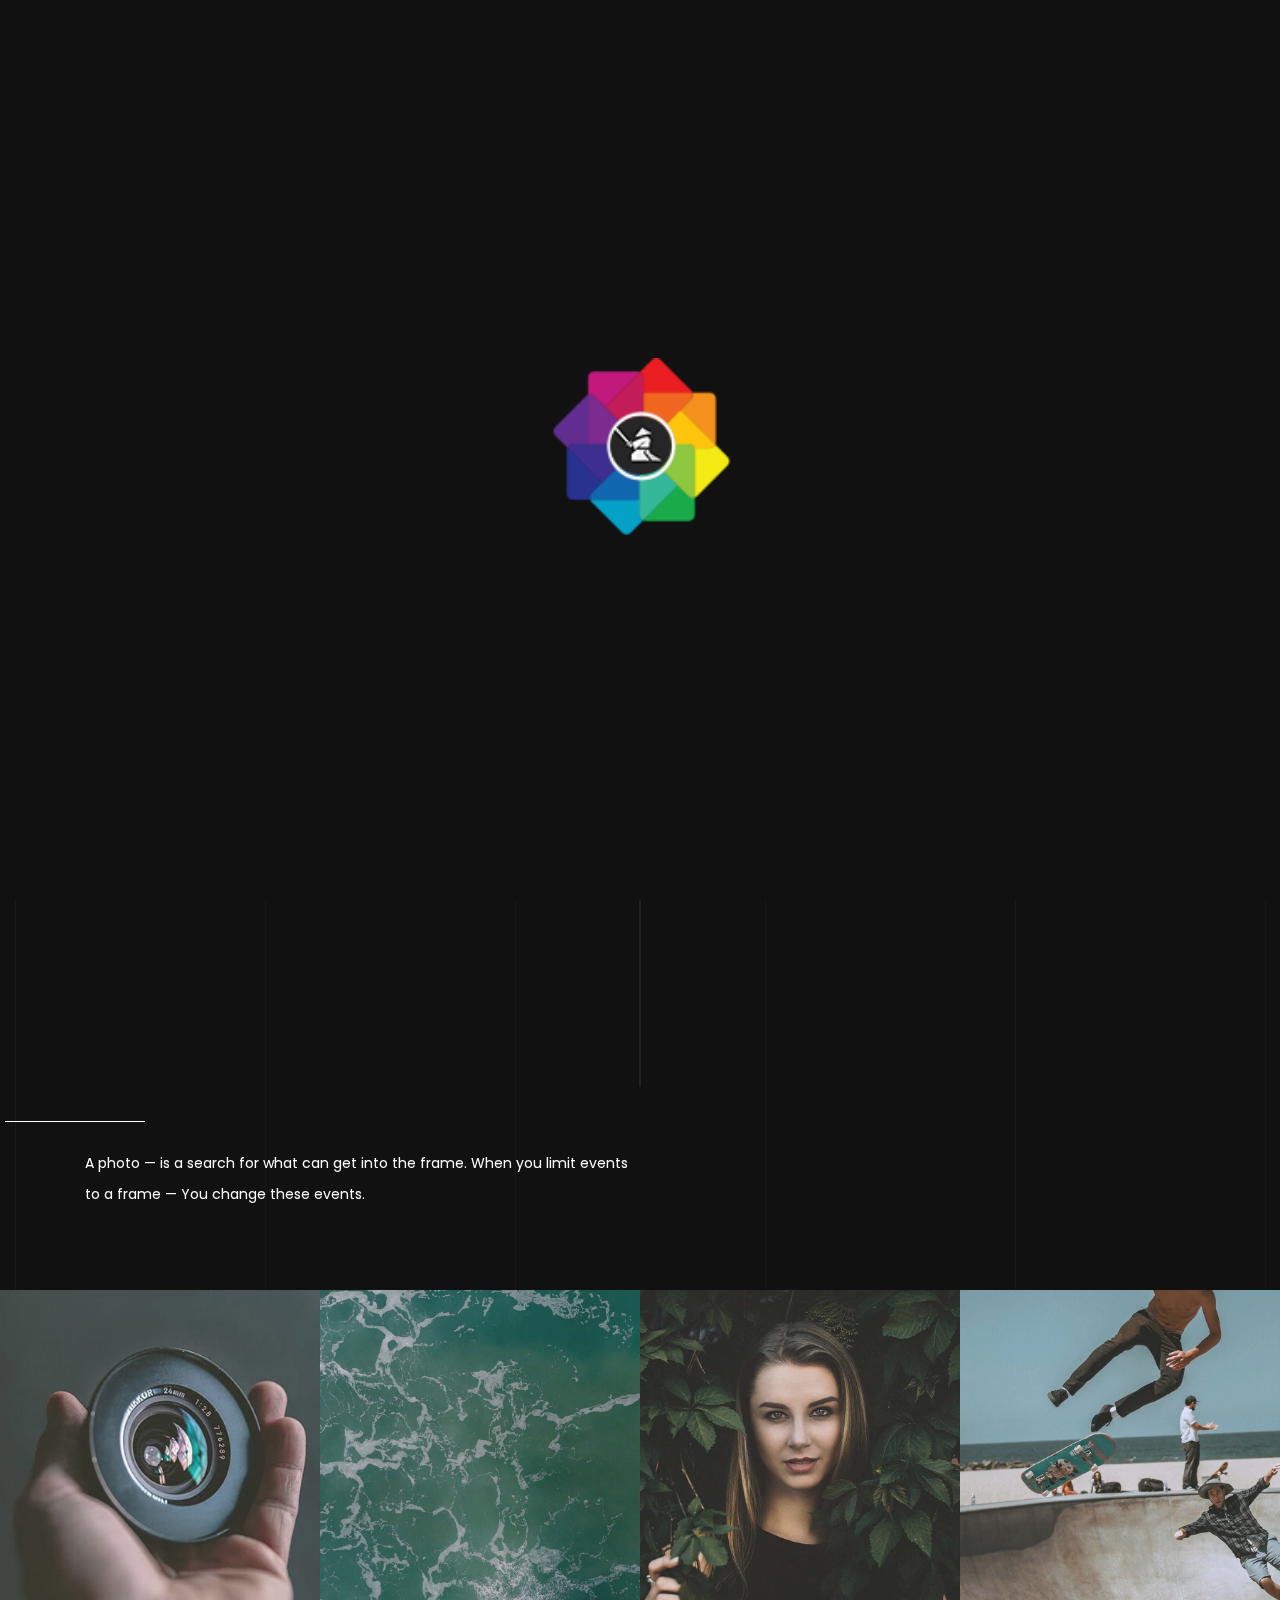
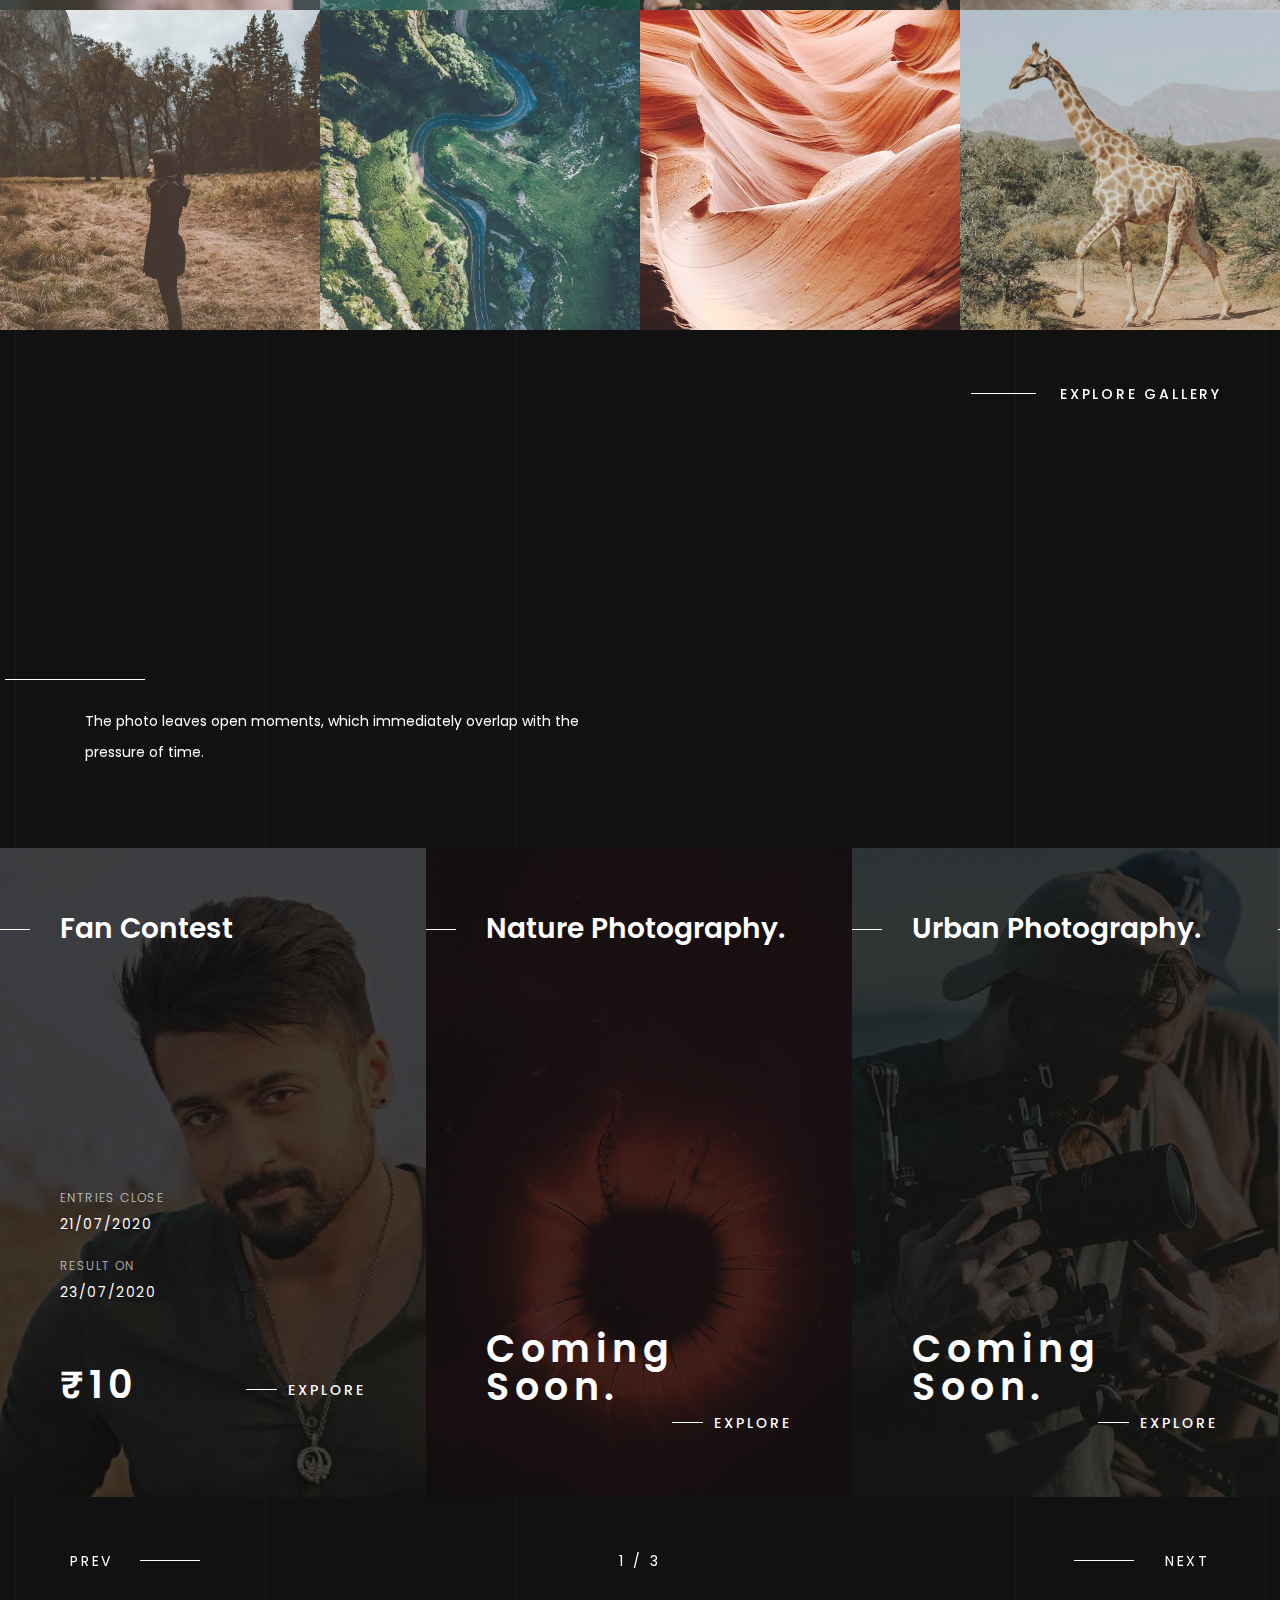
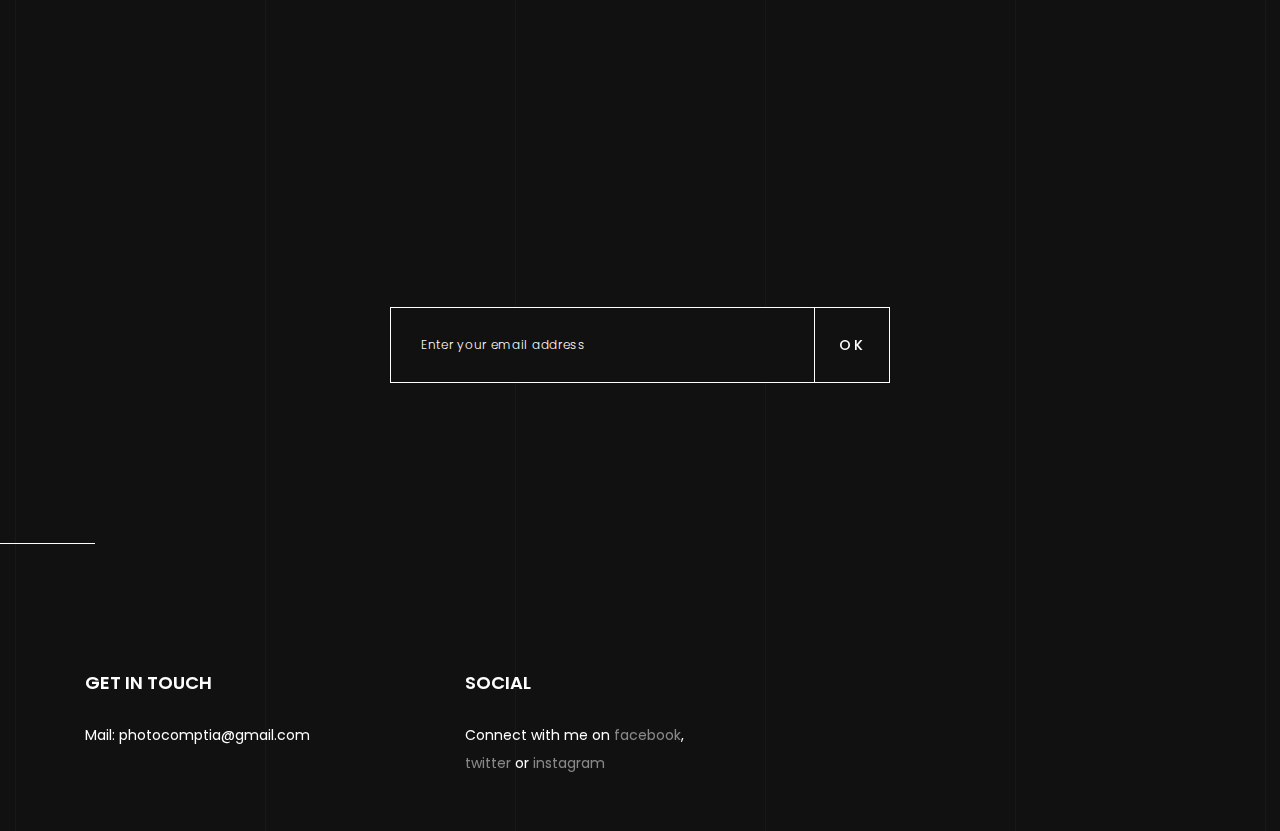
<file: index.html>
<!DOCTYPE html>
<html lang="en">


<!-- Mirrored from netgon.net/artstyles/oliver/new/dark/index.html by HTTrack Website Copier/3.x [XR&CO'2014], Sun, 28 Jun 2020 15:24:44 GMT -->
<head>
    <meta charset="utf-8" />
    <title>Photocomptia</title>

	<!-- Meta Data -->
	<meta http-equiv="X-UA-Compatible" content="IE=edge">
	<meta name="viewport" content="width=device-width, initial-scale=1">
    <meta name="author" content="Team" />
    <meta name="keywords" content="Photo Competions and Events" />
    <meta name="description" content="Participate in the event and win exciting prizes." />

	<!-- Favicons -->
	<link rel="apple-touch-icon" sizes="144x144" href="images/favicons/apple-touch-icon-144x144.png">
	<link rel="apple-touch-icon" sizes="114x114" href="images/favicons/apple-touch-icon-114x114.png">
	<link rel="apple-touch-icon" sizes="72x72" href="images/favicons/apple-touch-icon-72x72.png">
	<link rel="apple-touch-icon" sizes="57x57" href="images/favicons/apple-touch-icon-57x57.png">
	<link rel="shortcut icon" href="images/favicons/favicon.png" type="image/png">

    <!-- Styles -->
	<link rel="stylesheet" type="text/css" href="style/style.css"/>

	<!-- Modernizr -->
	<script src="js/modernizr.custom.js" type="text/javascript"></script>
	
</head>
<body>
    <div class="loading animated">
	    <div class="loading-wrap animated bounceInLeft">
		    <img class="logotype animated infinite bounceIn" src="img/logo1.png" alt="logo">
	    </div>
	</div>
	
    <!-- Header -->
	<nav class="navbar animated slideInDown">
        <div class="navbar-left">
            <a href="index.html">
                <img class="logotype" src="img/logo1.png" alt="logo">
			</a>
        </div>
		<div id="open-overlay-nav" class="hamburger">
            <span class="hamburger__line"></span>
            <span class="hamburger__line"></span>
            <span class="hamburger__line"></span>
			<span class="hamburger__text">Menu</span>
        </div>
	</nav>
	<!-- /Header -->

    <!-- Hero -->
    <header class="hero jarallax" data-image="img/hero-image6.png">
	    <div class="container">
            <div class="hero__caption" data-start="opacity:1; transform[swing]:translateY(0px)" data-500-start="opacity:0; transform[swing]:translateY(-100px)">
			    <div class="hero__row">
		            <h6 class="title__h6 title__overhead">Welcome To</h6>
			        <h1 class="title__h1 hero__title hero__title_line">Photo Comptia</h1>
				    <p class="hero__description">The Complete Photo Gallery and Events</p>
                    <a class="btn hero__btn" href="#">Capture Every Moments.</a>
				</div>
			</div>
		</div>
		<div class="hero__social animated slideInUp">
		    <a class="link_decoration" href="https://www.facebook.com/">Facebook</a>
			<a class="link_decoration" href="https://twitter.com/">Twitter</a>
			<a class="link_decoration" href="https://www.instagram.com/">Instagram</a>
			
		</div>
		<div class="next animated slideInUp">
		    <a class="next__arrow" href="!#events"></a>
		</div>
    </header>	
    <!-- /Hero -->

	<!-- Hello --
	
    <section class="section section__hello section_no-space-bottom" id="hello">
        <div class="container">
            <div class="box-image">
			    <div class="reveal">
				    <img src="img/hello-image3.jpg" alt="Hello!">
				</div>
			</div>
			<div class="row justify-content-center">
			    <div class="col-12 col-lg-8 col__quote text-center" data-bottom="transform[swing]:translateY(0px)" data--400-top="transform[swing]:translateY(-100px)">
				    <h2 class="title__section title__h1 title_decoration title_vertical-line-top">Hello.</h2>
					<blockquote class="block-quote block-quote__about">
					    <p>All that we do is work on the style of life, on "being." The object as such is not very interesting. I wonder how people will live with him, what metamorphoses he will undergo in the house. I always liked very simple things. In all. Doing simple things is the most difficult thing. If we talk about simplicity, then it is a synthesis.</p>
						— <cite>Team Spade</cite>
					</blockquote>
				</div>
            </div>
		</div>
		<div class="text-decoration" data-100-start="transform[swing]:translateY(100px)" data--800-top="transform[swing]:translateY(-100px)">About Us</div>
	</section>
	<!-- /Hello -->

	<!-- My Works -->
	<section class="section section-works">
    	<div class="container">
            <div class="row">
			    <div class="col section__header-wrap">
				    <h2 class="title__section title__h1 title_horizontal-line"><span class="reveal reveal_gray">Photo Gallery</span></h2>
				    <p class="section__subtitle">A photo — is a search for what can get into the frame. When you limit events to a frame — You change these events.</p>
				</div>
			</div>
		</div>

        <div class="container-fluid">
			<div class="grid-gallery grid-gallery__base grid-gallery_fully">
				<!-- Picture -->
				<figure class="item-portfolio item-portfolio__column-four">
                    <a class="link-photo" href="img/15_image.jpg" data-width="900" data-height="900" data-caption="<div class='options__photo'><span>MAKE</span>NIKON D700</div><div class='options__photo'><span>SHUTTER SPEED</span>1/2500s</div><div class='options__photo'><span>APERTURE</span>f/1.2</div><div class='options__photo'><span>FOCAL LENGTH</span>25mm</div><div class='options__photo'><span>ISO</span>200</div>">
						<img class="image-portfolio" src="img/15_image.jpg" alt="Photo">
					</a>
					<ul class="item-details">
					    <li><a href="#location"><i class="fa fa-location-arrow" aria-hidden="true"></i></a></li>
						<li class="item-details_right"><a href="#like"><i class="fa fa-heart" aria-hidden="true"></i></a><span>1800</span></li>
					</ul>
				</figure>
				
				<!-- Picture -->
			    <figure class="item-portfolio item-portfolio__column-four">
					<a class="link-photo" href="img/03_image.jpg" data-width="900" data-height="1800" data-caption="<div class='options__photo'><span>MAKE</span>NIKON D700</div><div class='options__photo'><span>SHUTTER SPEED</span>1/2500s</div><div class='options__photo'><span>APERTURE</span>f/1.2</div><div class='options__photo'><span>FOCAL LENGTH</span>25mm</div><div class='options__photo'><span>ISO</span>200</div>">
						<img class="image-portfolio" src="img/03_image.jpg" alt="Photo">
					</a>
					<ul class="item-details">
					    <li><a href="#location"><i class="fa fa-location-arrow" aria-hidden="true"></i></a></li>
						<li class="item-details_right"><a href="#like"><i class="fa fa-heart" aria-hidden="true"></i></a><span>1061</span></li>
					</ul>
				</figure>
				
				<!-- Picture -->
				<figure class="item-portfolio item-portfolio__column-four">
					<a class="link-photo" href="img/02_image.jpg" data-width="900" data-height="900" data-caption="<div class='options__photo'><span>MAKE</span>NIKON D700</div><div class='options__photo'><span>SHUTTER SPEED</span>1/2500s</div><div class='options__photo'><span>APERTURE</span>f/1.2</div><div class='options__photo'><span>FOCAL LENGTH</span>25mm</div><div class='options__photo'><span>ISO</span>200</div>">
						<img class="image-portfolio" src="img/02_image.jpg" alt="Photo">
					</a>
					<ul class="item-details">
					    <li><a href="#location"><i class="fa fa-location-arrow" aria-hidden="true"></i></a></li>
						<li class="item-details_right"><a href="#like"><i class="fa fa-heart" aria-hidden="true"></i></a><span>2139</span></li>
					</ul>
				</figure>
				
				<!-- Picture -->
				<figure class="item-portfolio item-portfolio__column-four">
					<a class="link-photo" href="img/04_image.jpg" data-width="900" data-height="1800" data-caption="<div class='options__photo'><span>MAKE</span>NIKON D700</div><div class='options__photo'><span>SHUTTER SPEED</span>1/2500s</div><div class='options__photo'><span>APERTURE</span>f/1.2</div><div class='options__photo'><span>FOCAL LENGTH</span>25mm</div><div class='options__photo'><span>ISO</span>200</div>">
						<img class="image-portfolio" src="img/04_image.jpg" alt="Photo">
					</a>
					<ul class="item-details">
					    <li><a href="#location"><i class="fa fa-location-arrow" aria-hidden="true"></i></a></li>
						<li class="item-details_right"><a href="#like"><i class="fa fa-heart" aria-hidden="true"></i></a><span>1182</span></li>
					</ul>
				</figure>

                <!-- Picture -->
				<figure class="item-portfolio item-portfolio__column-four">
					<a class="link-photo" href="img/05_image.jpg" data-width="900" data-height="900" data-caption="<div class='options__photo'><span>MAKE</span>NIKON D700</div><div class='options__photo'><span>SHUTTER SPEED</span>1/2500s</div><div class='options__photo'><span>APERTURE</span>f/1.2</div><div class='options__photo'><span>FOCAL LENGTH</span>25mm</div><div class='options__photo'><span>ISO</span>200</div>">
						<img class="image-portfolio" src="img/05_image.jpg" alt="Photo">
					</a>
					<ul class="item-details">
					    <li><a href="#location"><i class="fa fa-location-arrow" aria-hidden="true"></i></a></li>
						<li class="item-details_right"><a href="#like"><i class="fa fa-heart" aria-hidden="true"></i></a><span>1005</span></li>
					</ul>
				</figure>
				
				<!-- Picture -->
				<figure class="item-portfolio item-portfolio__column-four">
					<a class="link-photo" href="img/06_image.jpg" data-width="900" data-height="900" data-caption="<div class='options__photo'><span>MAKE</span>NIKON D700</div><div class='options__photo'><span>SHUTTER SPEED</span>1/2500s</div><div class='options__photo'><span>APERTURE</span>f/1.2</div><div class='options__photo'><span>FOCAL LENGTH</span>25mm</div><div class='options__photo'><span>ISO</span>200</div>">
						<img class="image-portfolio" src="img/06_image.jpg" alt="Photo">
					</a>
					<ul class="item-details">
					    <li><a href="#location"><i class="fa fa-location-arrow" aria-hidden="true"></i></a></li>
						<li class="item-details_right"><a href="#like"><i class="fa fa-heart" aria-hidden="true"></i></a><span>1114</span></li>
					</ul>
				</figure>

                <!-- Picture -->
				<figure class="item-portfolio item-portfolio__column-four">
					<a class="link-photo" href="img/14_image.jpg" data-width="600" data-height="800" data-caption="<div class='options__photo'><span>MAKE</span>NIKON D700</div><div class='options__photo'><span>SHUTTER SPEED</span>1/2500s</div><div class='options__photo'><span>APERTURE</span>f/1.2</div><div class='options__photo'><span>FOCAL LENGTH</span>25mm</div><div class='options__photo'><span>ISO</span>200</div>">
						<img class="image-portfolio" src="img/14_image.jpg" alt="Photo">
					</a>
					<ul class="item-details">
					    <li><a href="#location"><i class="fa fa-location-arrow" aria-hidden="true"></i></a></li>
						<li class="item-details_right"><a href="#like"><i class="fa fa-heart" aria-hidden="true"></i></a><span>2344</span></li>
					</ul>
				</figure>

				<!-- Picture -->
				<figure class="item-portfolio item-portfolio__column-four">
					<a class="link-photo" href="img/19_image.jpg" data-width="900" data-height="1340" data-caption="<div class='options__photo'><span>MAKE</span>NIKON D700</div><div class='options__photo'><span>SHUTTER SPEED</span>1/2500s</div><div class='options__photo'><span>APERTURE</span>f/1.2</div><div class='options__photo'><span>FOCAL LENGTH</span>25mm</div><div class='options__photo'><span>ISO</span>200</div>">
						<img class="image-portfolio" src="img/19_image.jpg" alt="Photo">
					</a>
					<ul class="item-details">
					    <li><a href="#location"><i class="fa fa-location-arrow" aria-hidden="true"></i></a></li>
						<li class="item-details_right"><a href="#like"><i class="fa fa-heart" aria-hidden="true"></i></a><span>1254</span></li>
					</ul>
				</figure>
            </div>
			
			<a href="event_gallery.html" class="btn-link btn-link_right">explore gallery</a>
		</div>		
	</section>
    <!-- /My Works -->
	
	<!-- Statistics --
	<section class="section section-counters text-center">
        <div class="container">
		    <div class="row os">
			    <div class="col-12 col-md-3">
				    <div class="counter">
				        <div class="counter__date title_decoration">100</div><span class="symbol_data">+</span>
					    <div class="counter__name">Events</div>
					</div>
				</div>
			    <div class="col-12 col-md-3">
				    <div class="counter">
				        <div class="counter__date title_decoration">5</div><span class="symbol_data">th</span>
					    <div class="counter__name">Tier Organization</div>
					</div>
				</div>
			    <div class="col-12 col-md-3">
				    <div class="counter counter_last-child">
				        <div class="counter__date title_decoration">50</div><span class="symbol_data">+</span>
					    <div class="counter__name">Projects and Internship</div>
					</div>
				</div>
				<div class="col-12 col-md-3">
				    <div class="counter counter_last-child">
				        <div class="counter__date title_decoration">200</div><span class="symbol_data">+</span>
					    <div class="counter__name">Members</div>
					</div>
				</div>
		    </div>
		</div>
	</section>
	<!-- /Statistics -->

	<!-- Testimonials --
	<section class="section  section_top-space-230">
    	<div class="container">
            <div class="row">
			    <div class="col section__header-wrap">
				    <h2 class="title__section title__h1 title_center"><span class="reveal reveal_gray">Testimonials.</span></h2>
				</div>
			</div>
		</div>
		
        <div class="client-carousel swiper-container">
		    <div class="swiper-wrapper">
		        <!-- Item --
                <div class="swiper-slide client-carousel-item">
			        <div class="item__block-number">
				        <span>01.</span>
				    </div>
			        <div class="item__block-author">
				        <div class="item__block-image">
					        <img src="img/client_image_01.jpg" alt="Alison Cooper">
					    </div>
					    <div class="item__block-name">
					        <h3 class="client__name">Alison <strong>Cooper</strong></h3>
					        <h4 class="cleint__organization">LEX Сompany</h4>
					    </div>
				    </div>
				    <div class="item__block-description">
				        <p>For me design — is a quality of life. Good design has little to do with trends. Tired of listening to him trying to give a frivolous status of a fashion phenomenon. In my opinion, the designer should strive to do something more than individual things.</p>
                    </div>        
			    </div>
			    <!-- /Item -->
			
			    <!-- Item --
                <div class="swiper-slide client-carousel-item">
			        <div class="item__block-author">
			            <div class="item__block-number">
				            <span>02.</span>
				        </div>
				        <div class="item__block-image">
					        <img src="img/client_image_02.jpg" alt="Alison Cooper">
					    </div>
					    <div class="item__block-name">
					        <h3 class="client__name">Cristian <strong>Newman</strong></h3>
					        <h4 class="cleint__organization">Flex Production</h4>
					    </div>
				    </div>
				    <div class="item__block-description">
				        <p>For me design — is a quality of life. Good design has little to do with trends. Tired of listening to him trying to give a frivolous status of a fashion phenomenon. In my opinion, the designer should strive to do something more than individual things.</p>
                    </div>     
			    </div>
			    <!-- /Item -->
			
			    <!-- Item --
                <div class="swiper-slide client-carousel-item">
			        <div class="item__block-number">
				        <span>03.</span>
				    </div>
			        <div class="item__block-author">
				        <div class="item__block-image">
					        <img src="img/client_image_03.jpg" alt="Alison Cooper">
					    </div>
					    <div class="item__block-name">
					        <h3 class="client__name">Jennifer <strong>Pallian</strong></h3>
					        <h4 class="cleint__organization">ONE Plus Agency</h4>
					    </div>
				    </div>
				    <div class="item__block-description">
				        <p>I like people with a sophisticated mind and at the same time simple in communication. These qualities can be combined quite naturally. However, objects, like people, look pathetic if these properties are connected in them artificially.</p>
                    </div>        
			    </div>
			    <!-- /Item -->
            </div>
			
		    <!-- Control --
			<div class="swiper-control">
			    <div class="swiper-pagination"></div>
                <div class="swiper-button-next">NEXT</div>
                <div class="swiper-button-prev">PREV</div>
			</div>
		</div>
	</section>
	<!-- /Testimonials -->

	<!-- Pricing -->

	
	<section class="section" id="events">
    	<div class="container">
            <div class="row">
			    <div class="col section__header-wrap">
				    <h2 class="title__section title__h1 title_horizontal-line"><span class="reveal reveal_gray">Events.</span></h2>
				    <p class="section__subtitle">The photo leaves open moments, which immediately overlap with the pressure of time.</p>
				</div>
			</div>
		</div>
		
		<div class="pricing-grid swiper-container">
		    <div class="swiper-wrapper">
			    <!-- Item -->
			    <div class="swiper-slide pricing-grid__item pricing-grid__item_one" style="background-image: url(img/suriya.jpg)">
				    <h4 class="title__h4">Fan Contest</h4>
				   <br><br><br><br><br><br><br>
				     <div class="pricing-options">
					    <div class="pricing-options__name">Entries Close</div>
					    <div class="pricing-options__included">21/07/2020</div>
				    </div>
				    <div class="pricing-options">
					    <div class="pricing-options__name">Result On</div>
					    <div class="pricing-options__included">23/07/2020</div>
				    </div>
				    <footer class="pricing-footer">
					    <div class="price">₹10</div>
					    <a href="blog_single_image.html" class="btn-link btn-link_right">Explore</a>
				    </footer>	
			    </div>
			    <!-- /Item -->
			
			    <!-- Item -->
			    <div class="swiper-slide pricing-grid__item pricing-grid__item_two" style="background-image: url(img/image_pricing_02.jpg)">
				    <h4 class="title__h4">Nature Photography.</h4>
				    <br><br><br><br><br><br><br>
					
				<!----	<div class="pricing-options">
					    <div class="pricing-options__name">Resolution</div>
					    <div class="pricing-options__included">32 MP</div>
					</div>

					-->
					<br><br><br>
				   
				    <footer class="pricing-footer">
					    <div class="price">Coming Soon.</div>
					    <a href="coming_soon.html" class="btn-link btn-link_right">Explore</a>
				    </footer>	
			    </div>
			    <!-- /Item -->
			
			    <!-- Item --
			    <div class="swiper-slide pricing-grid__item pricing-grid__item_three" style="background-image: url(img/image_pricing_03.jpg)">
				    <h4 class="title__h4">Corporate photography.</h4>
				    <div class="pricing-options">
					    <div class="pricing-options__name">Photos</div>
					    <div class="pricing-options__included">Package of 500</div>
				    </div>
				    <div class="pricing-options">
					    <div class="pricing-options__name">Processing</div>
					    <div class="pricing-options__included">Correction, Retouch</div>
				    </div>
				    <div class="pricing-options">
					    <div class="pricing-options__name">Type of camera</div>
					    <div class="pricing-options__included">Professional</div>
				    </div>
				    <div class="pricing-options">
					    <div class="pricing-options__name">Resolution</div>
					    <div class="pricing-options__included">48 MP</div>
				    </div>
				    <div class="pricing-options">
					    <div class="pricing-options__name">Term</div>
					    <div class="pricing-options__included">30 days</div>
				    </div>
				    <footer class="pricing-footer">
					    <div class="price">$99</div>
					    <a href="#price" class="btn-link btn-link_right">Explore</a>
				    </footer>
			    </div>
			    <!-- /Item -->

                <!-- Item -->			
			    <div class="swiper-slide pricing-grid__item pricing-grid__item_four" style="background-image: url(img/image_pricing_05.jpg)">
				   <h4 class="title__h4">Urban Photography.</h4>
				   <br><br><br><br><br>
				   <br><br><br><br><br>
				    
				    <footer class="pricing-footer">
					    <div class="price">Coming Soon.</div>
					    <a href="coming_soon.html" class="btn-link btn-link_right">Explore</a>
				    </footer>	
			    </div>
				<!-- /Item --> 
			     
		    </div>
			
		    <!-- Control -->
			<div class="swiper-control">
			    <div class="swiper-pagination"></div>
                <div class="swiper-button-next">NEXT</div>
                <div class="swiper-button-prev">PREV</div>
			</div>
		</div>
	</section>
	<!-- /Pricing -->
	
	<!-- Brands --
	<section class="section">
	    <div class="container">
		    <div class="row os">
			    <div class="col-4 col-md-4 col-lg-3 brand-col">
				    <img class="brand-col__logo" src="img/brand_logo_01.png" alt="Brand Name">
				</div>
			    <div class="col-4 col-md-4 col-lg-3 brand-col">
				    <img class="brand-col__logo" src="img/brand_logo_02.png" alt="Brand Name">
				</div>
			    <div class="col-4 col-md-4 col-lg-3 brand-col">
				    <img class="brand-col__logo" src="img/brand_logo_03.png" alt="Brand Name">
				</div>
			    <div class="col-4 col-md-4 col-lg-3 brand-col">
				    <img class="brand-col__logo" src="img/brand_logo_04.png" alt="Brand Name">
				</div>
			    <div class="col-4 col-md-4 col-lg-3 brand-col">
				    <img class="brand-col__logo" src="img/brand_logo_05.png" alt="Brand Name">
				</div>
			    <div class="col-4 col-md-4 col-lg-3 brand-col">
				    <img class="brand-col__logo" src="img/brand_logo_06.png" alt="Brand Name">
				</div>
			    <div class="col-4 col-md-4 col-lg-3 brand-col">
				    <img class="brand-col__logo" src="img/brand_logo_07.png" alt="Brand Name">
				</div>
			    <div class="col-4 col-md-4 col-lg-3 brand-col">
				    <img class="brand-col__logo" src="img/brand_logo_08.png" alt="Brand Name">
				</div>
			</div>
		</div>
	</section>
	<!-- /Brands -->

	<!-- Newsletter -->
	<section class="section section-newsletter">
	    <div class="container">
		    <div class="row justify-content-center">
			    <div class="col-12 col-lg-9 section__header-wrap">
			      <h2 class="title title__h2 title_center title_normal"><span class="reveal reveal_gray">Sign up for our newsletter to receive new event updates.</span></h2>
				</div>
			</div>
			
			<div class="form-group">
				<form class="subscribe-form" data-toggle="validator">
				    <div class="subscribe-form__inner">
					    <input type="email" class="form-control _big email_valid" placeholder="Enter your email address" required data-error="Please, enter your email.">
					    <button type="submit" class="btn-subscribe">OK</button>
					</div>
					<div id="validator-subscribe" class="hidden"></div>
				</form>
			</div>
		</div>	
	</section>
	<!-- /Newsletter -->
	
	<footer class="footer">
	    
		<div class="container">
		    <div class="row">
			   
				
			    <div class="col-md-6 col-lg-4">
				    <h5 class="title title__h6 text_uppercase">Get in touch</h5>
				    <ul class="footer__contacts list-unstyled">
					    <li>Mail: photocomptia@gmail.com</li>
                       
				    </ul>
				</div>
			    <div class="col-md-6 col-lg-4">
				    <h5 class="title title__h6 text_uppercase">Social</h5>
				    <ul class="footer__contacts list-unstyled">
					    <li>Connect with me on <a class="link_decoration" href="#">facebook</a>,<br/><a class="link_decoration" href="#">twitter</a> or <a class="link_decoration" href="#">instagram</a></li>
				    </ul>
				</div>
			</div>
		</div>
	</footer>

	<!-- Overlay Menu -->
	<div class="popup popup__menu">
	    <div class="popup-inner">
            <div class="dl-menu__wrap dl-menuwrapper">
                <ul class="dl-menu dl-menuopen">
					<li>
					    <a href="index.html">Home</a>
				    </li>
				    <li>
						
						    <li><a href="about.html">About Us</a></li>
					<!--    <li><a href="about_onescreen.html">Our Team</a></li>    -->	
					    
					</li>

					<li>
						<a href="blog_single_image.html"> Current Events</a>
					</li>
					<li>
					    Eve<a href="event_gallery.html">Event Gallery </a>
					</li>
					
		   		<!--	<li>
					    <a href="blog.html">Our Services</i></a>
				    </li>    -->	
					<li><a href="contact.html">Contact Us</a></li>
					<li><a href="signup.php">Signup/login</a></li>
				<!--    <li>
					    <a href="#">Socials <i class="fa fa-angle-down" aria-hidden="true"></i></a>
					    <ul class="dl-submenu">
						    <li><a href="about_onescreen.html">About Onescreen</a></li>
							<li><a href="coming_soon.html">Coming Soon</a></li>
						    <li><a href="page_error.html">Page Error</a></li>
							<li><a href="page_error_v2.html">Page Error v2</a></li>
						    <li><a href="nav_v2.html">Menu v2</a></li>
					    </ul>
				    </li> -->	
			    </ul>
		    </div>
	    </div>
	</div>
	<!-- /Overlay Menu -->

    <!-- PhotoSwipe -->
    <div class="pswp" tabindex="-1" role="dialog" aria-hidden="true">
        <div class="pswp__bg"></div>
        <div class="pswp__scroll-wrap">
            <div class="pswp__container">
                <div class="pswp__item"></div>
                <div class="pswp__item"></div>
                <div class="pswp__item"></div>
            </div>

            <div class="pswp__ui pswp__ui--hidden">
                <div class="pswp__top-bar">
                    <div class="pswp__counter"></div>
                    <button class="pswp__button pswp__button--close" title="Close (Esc)"></button>
                    <button class="pswp__button pswp__button--fs" title="Toggle fullscreen"></button>
                    <button class="pswp__button pswp__button--zoom" title="Zoom in/out"></button>
                    <div class="pswp__preloader">
                        <div class="pswp__preloader__icn">
                            <div class="pswp__preloader__cut">
                                <div class="pswp__preloader__donut"></div>
                            </div>
                        </div>
                    </div>
                </div>
			
                <div class="pswp__share-modal pswp__share-modal--hidden pswp__single-tap">
                    <div class="pswp__share-tooltip"></div> 
                </div>
                <button class="pswp__button pswp__button--arrow--left" title="Previous (arrow left)"></button>
                <button class="pswp__button pswp__button--arrow--right" title="Next (arrow right)"></button>

                <div class="pswp__caption">
                    <div class="pswp__caption__center"></div>
                </div>
            </div>
        </div>
    </div>	
	<!-- /PhotoSwipe -->
	
	<div id="wave"></div>

	<!-- JavaScripts -->
	<script src="js/jquery-3.1.1.min.js" type="text/javascript"></script>
	<script src="js/plugins.js" type="text/javascript"></script>
	<script src="js/siriwave.js" type="text/javascript"></script>
    <script src="js/common.js" type="text/javascript"></script>
	
</body>

<!-- Mirrored from netgon.net/artstyles/oliver/new/dark/index.html by HTTrack Website Copier/3.x [XR&CO'2014], Sun, 28 Jun 2020 15:25:31 GMT -->
</html>
</file>
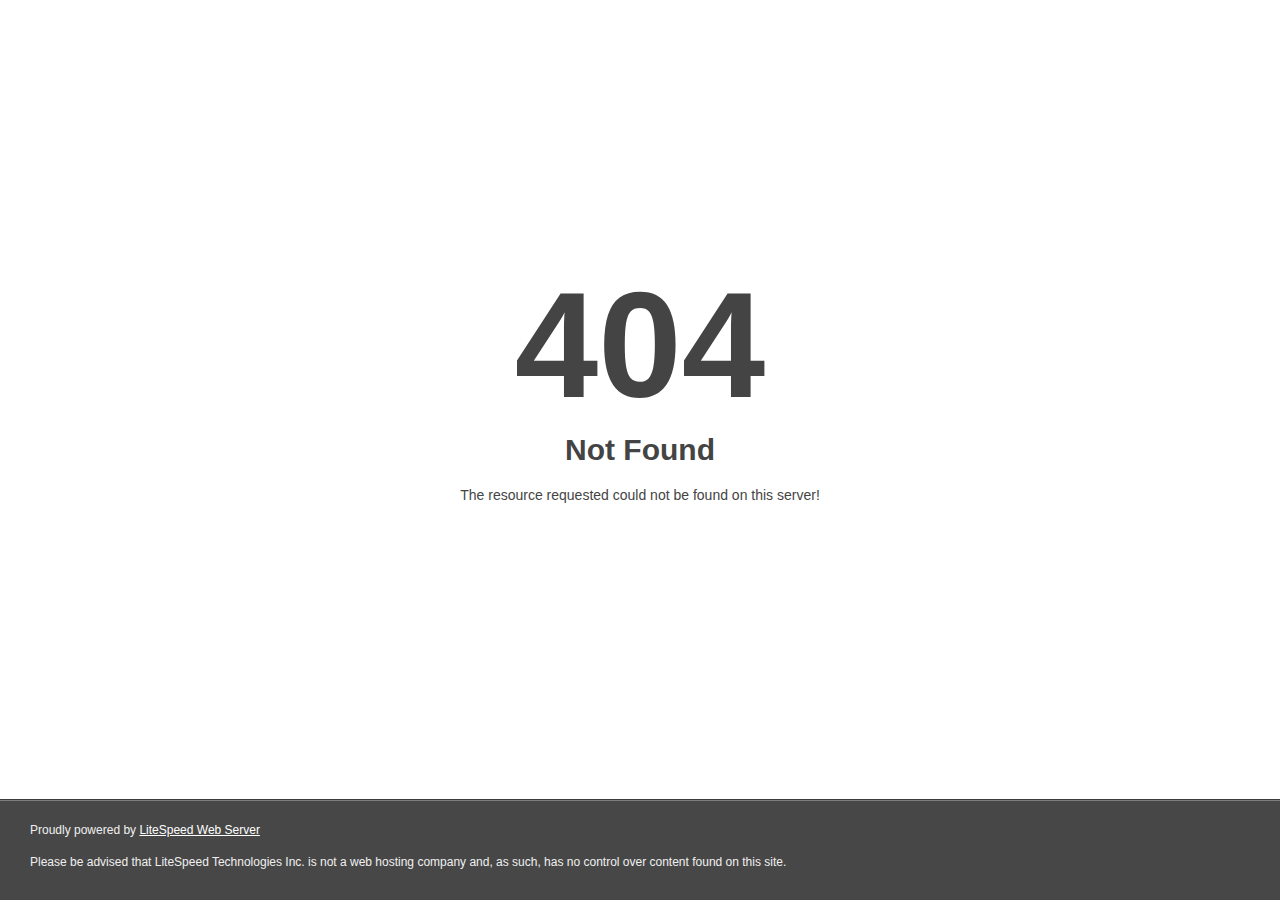
<file: !.html>
<!DOCTYPE html>
<html style="height:100%">
<head>
<meta name="viewport" content="width=device-width, initial-scale=1, shrink-to-fit=no" >
<title> 404 Not Found
</title></head>
<body style="color: #444; margin:0;font: normal 14px/20px Arial, Helvetica, sans-serif; height:100%; background-color: #fff;">
<div style="height:auto; min-height:100%; ">     <div style="text-align: center; width:800px; margin-left: -400px; position:absolute; top: 30%; left:50%;">
        <h1 style="margin:0; font-size:150px; line-height:150px; font-weight:bold;">404</h1>
<h2 style="margin-top:20px;font-size: 30px;">Not Found
</h2>
<p>The resource requested could not be found on this server!</p>
</div></div><div style="color:#f0f0f0; font-size:12px;margin:auto;padding:0px 30px 0px 30px;position:relative;clear:both;height:100px;margin-top:-101px;background-color:#474747;border-top: 1px solid rgba(0,0,0,0.15);box-shadow: 0 1px 0 rgba(255, 255, 255, 0.3) inset;">
<br>Proudly powered by  <a style="color:#fff;" href="http://www.litespeedtech.com/error-page">LiteSpeed Web Server</a><p>Please be advised that LiteSpeed Technologies Inc. is not a web hosting company and, as such, has no control over content found on this site.</p></div></body></html>
</file>
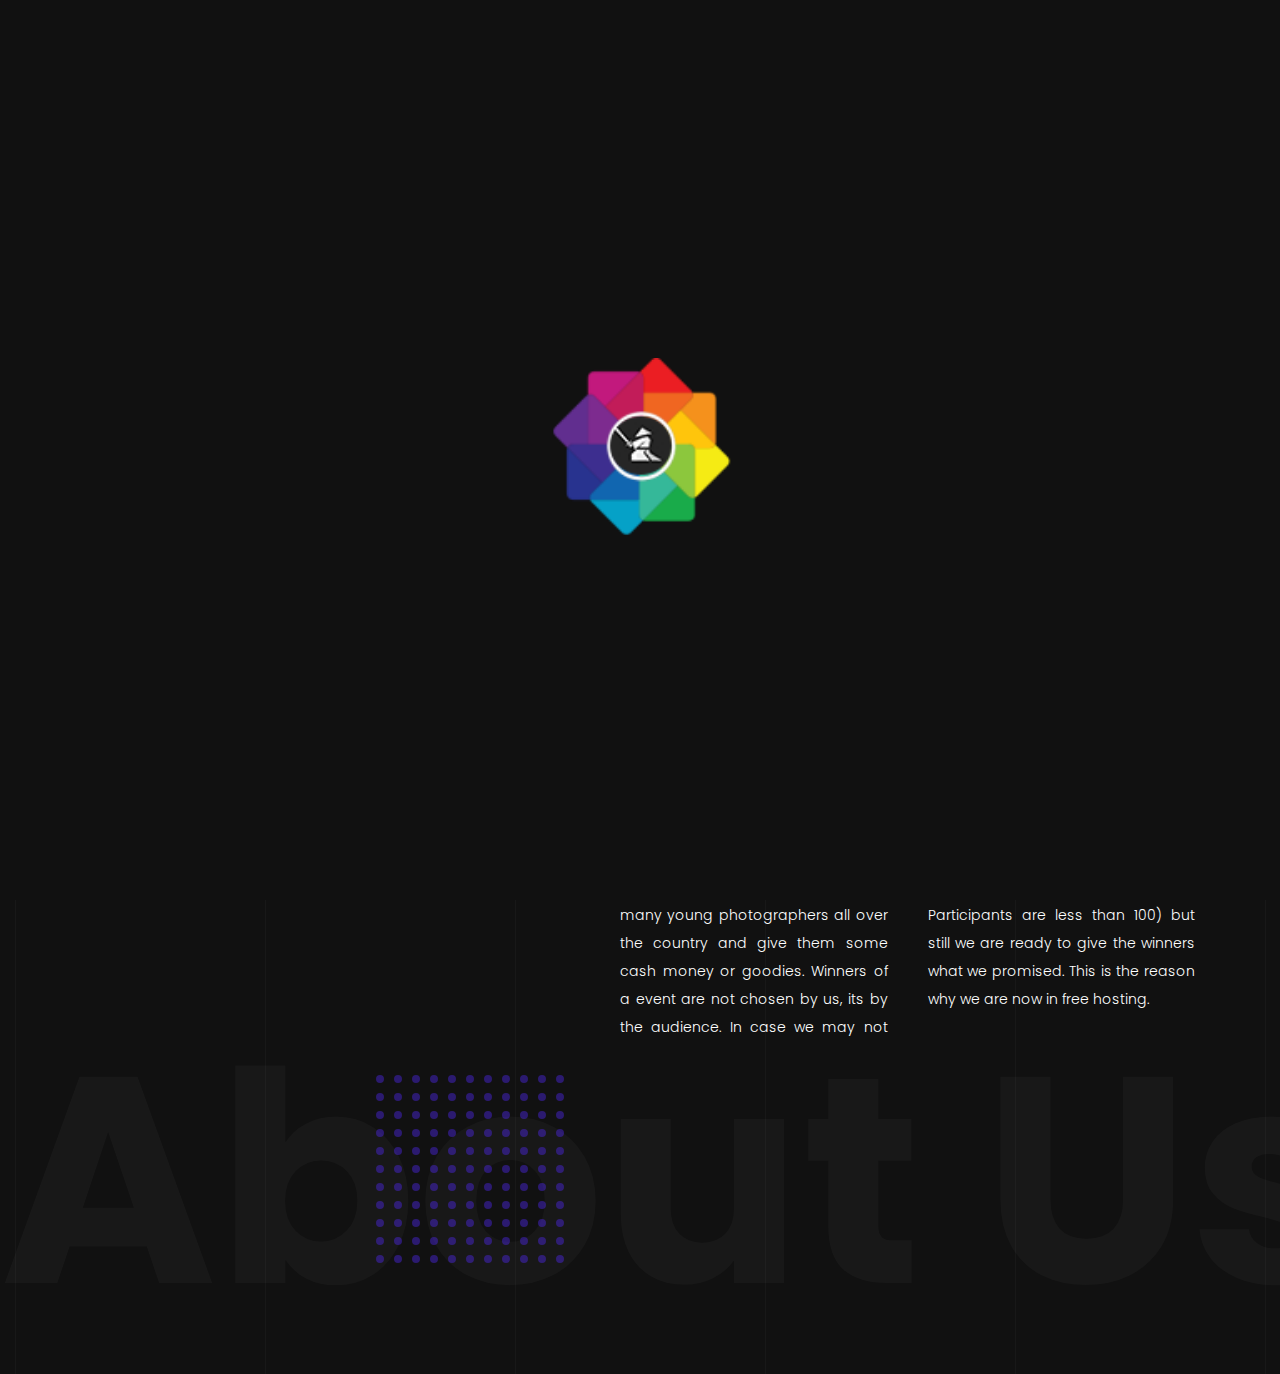
<file: about.html>
<!DOCTYPE html>
<html lang="en">


<!-- Mirrored from netgon.net/artstyles/oliver/new/dark/index.html by HTTrack Website Copier/3.x [XR&CO'2014], Sun, 28 Jun 2020 15:24:44 GMT -->
<head>
    <meta charset="utf-8" />
    <title>photocomptia</title>

	<!-- Meta Data -->
	<meta http-equiv="X-UA-Compatible" content="IE=edge">
	<meta name="viewport" content="width=device-width, initial-scale=1">
    <meta name="author" content="Team" />
    <meta name="keywords" content="Photo Competions and Events" />
    <meta name="description" content="Participate in the event and win exciting prizes." />

	<!-- Favicons -->
	<link rel="apple-touch-icon" sizes="144x144" href="images/favicons/apple-touch-icon-144x144.png">
	<link rel="apple-touch-icon" sizes="114x114" href="images/favicons/apple-touch-icon-114x114.png">
	<link rel="apple-touch-icon" sizes="72x72" href="images/favicons/apple-touch-icon-72x72.png">
	<link rel="apple-touch-icon" sizes="57x57" href="images/favicons/apple-touch-icon-57x57.png">
	<link rel="shortcut icon" href="images/favicons/favicon.png" type="image/png">

    <!-- Styles -->
	<link rel="stylesheet" type="text/css" href="style/style.css"/>

	<!-- Modernizr -->
	<script src="js/modernizr.custom.js" type="text/javascript"></script>
	
</head>
<body>
    <div class="loading animated">
	    <div class="loading-wrap animated bounceInLeft">
		    <img class="logotype animated infinite bounceIn" src="img/logo1.png" alt="logo">
	    </div>
	</div>
	
    <!-- Header -->
	<nav class="navbar animated slideInDown">
        <div class="navbar-left">
            <a href="index.html">
                <img class="logotype" src="img/logo1.png" alt="logo">
			</a>
        </div>
		<div id="open-overlay-nav" class="hamburger">
            <span class="hamburger__line"></span>
            <span class="hamburger__line"></span>
            <span class="hamburger__line"></span>
			<span class="hamburger__text">Menu</span>
        </div>
	</nav>
	<!-- /Header -->

	<!-- About -->
	<section class="section section-history section_no-space-bottom section_first">
    	<div class="container">
            <div class="row justify-content-center">
			    <div class="col-12 col-lg-9 section__header-wrap section__quote">
				    <h2 class="title title__h2 title_center title_light title_vertical-line-bottom">
					    Photography —is the most democratic of all arts.
					</h2>
				</div>
			</div>
		</div>
	<section class="section section-onescreen">
	    <div class="container">	
            <div class="row row-flex os">
			    <div class="col-sm-auto col-lg-5">
				    <div class="block-image">
                        <div class="reveal reveal--img"><img src="img/image_history_01.jpg" alt="About Us"></div>
                    </div>
				</div>
			    <div class="col-12 col-lg-7">
				    <div class="col-about__describe col-about__describe_right">
				       
				        <h2 class="title title__h2 title__section title_normal">About Us.</h2>
				        <p class="block-description block-description_two-column">photocomptia is a website for the photographers of india. We conduct contest and events to encourger many young photographers all over the country and give them some cash money or goodies. Winners of a event are not chosen by us, its by the audience. In case we may not meet the no. of Participants Participating in a contest(i.e, if the prize money is 1000 and the Participants are less than 100) but still we are ready to give the winners what we promised. This is the reason why we are now in free hosting. </p>
				    </div>
				</div>
			</div>
		</div>
		<div class="text-decoration text-decoration_bottom" data-100-start="transform[swing]:translateY(100px)" data--800-top="transform[swing]:translateY(-100px)">About Us</div>
	</section>
    <!-- /About -->

	<!-- Overlay Menu -->
	<div class="popup popup__menu">
	    <div class="popup-inner">
            <div class="dl-menu__wrap dl-menuwrapper">
                <ul class="dl-menu dl-menuopen">
					<li>
					    <a href="index.html">Home</a>
				    </li>
				    <li>
						
						    <li><a href="about.html">About Us</a></li>
					<!--    <li><a href="about_onescreen.html">Our Team</a></li>    -->	
					    
					</li>

					<li>
						<a href="blog_single_image.html"> Current Events</a>
					</li>
					<li>
					    Eve<a href="event_gallery.html">Event Gallery </a>
				    </li>
		   		<!--	<li>
					    <a href="blog.html">Our Services</i></a>
				    </li>    -->	
					<li><a href="contact.html">Contact Us</a></li>
					<li><a href="signup.php">Signup/login</a></li>
				<!--    <li>
					    <a href="#">Socials <i class="fa fa-angle-down" aria-hidden="true"></i></a>
					    <ul class="dl-submenu">
						    <li><a href="about_onescreen.html">About Onescreen</a></li>
							<li><a href="coming_soon.html">Coming Soon</a></li>
						    <li><a href="page_error.html">Page Error</a></li>
							<li><a href="page_error_v2.html">Page Error v2</a></li>
						    <li><a href="nav_v2.html">Menu v2</a></li>
					    </ul>
				    </li> -->	
			    </ul>
		    </div>
	    </div>
	</div>
	<!-- /Overlay Menu -->
	<!-- JavaScripts -->
	<script src="js/jquery-3.1.1.min.js" type="text/javascript"></script>
	<script src="js/plugins.js" type="text/javascript"></script>
    <script src="js/common.js" type="text/javascript"></script>

</body>

<!-- Mirrored from netgon.net/artstyles/oliver/new/dark/about_onescreen.html by HTTrack Website Copier/3.x [XR&CO'2014], Sun, 28 Jun 2020 15:27:38 GMT -->
</html>
</file>
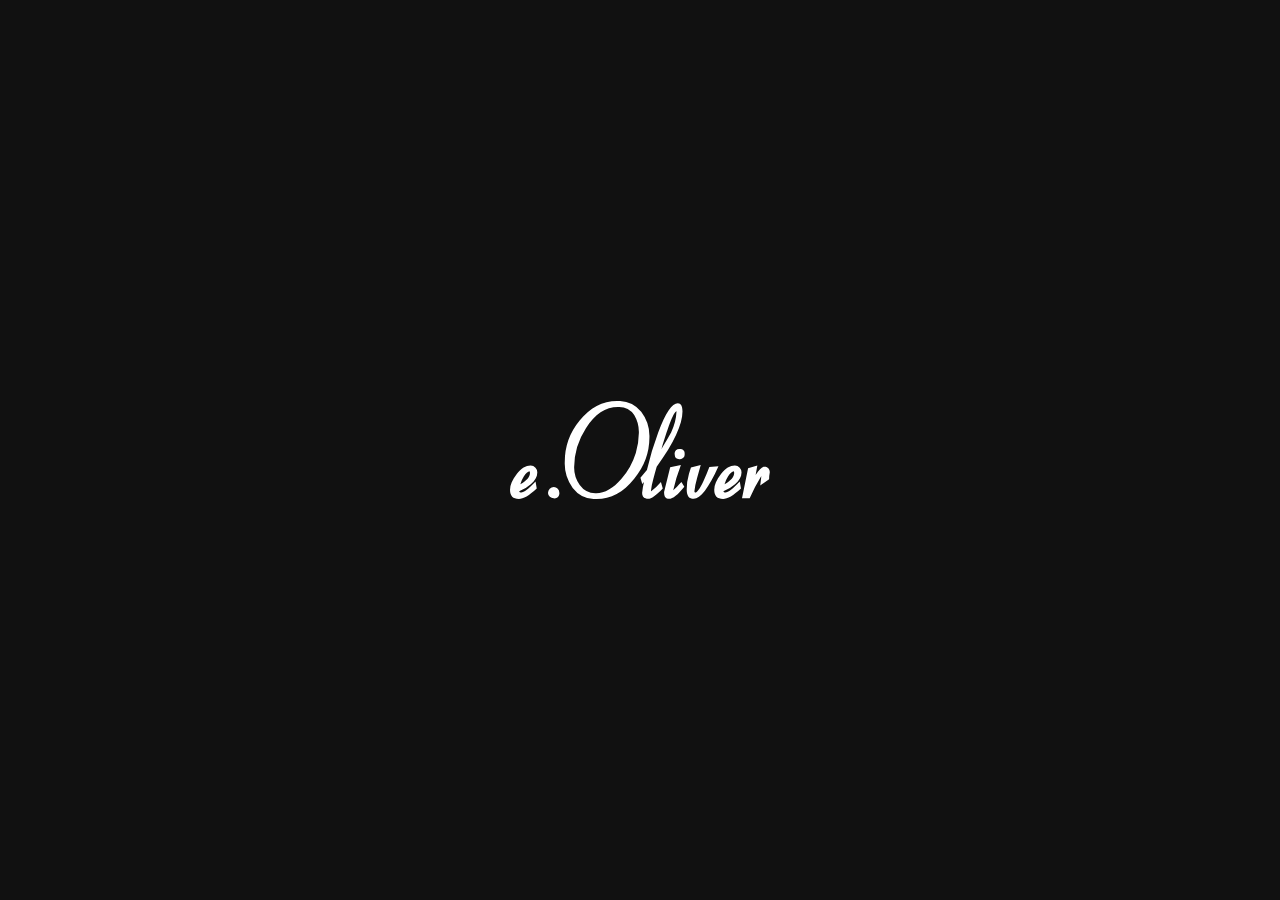
<file: about_onescreen.html>
<!DOCTYPE html>
<html lang="en">


<!-- Mirrored from netgon.net/artstyles/oliver/new/dark/about_onescreen.html by HTTrack Website Copier/3.x [XR&CO'2014], Sun, 28 Jun 2020 15:27:38 GMT -->
<head>
    <meta charset="utf-8" />
    <title>Oliver – Photography & Personal Blog — About Us One screen</title>

	<!-- Meta Data -->
	<meta http-equiv="X-UA-Compatible" content="IE=edge">
	<meta name="viewport" content="width=device-width, initial-scale=1">
    <meta name="author" content="ArtStyles Brand (ArtTemplate, ArtIcons)" />
    <meta name="keywords" content="" />
    <meta name="description" content="" />

	<!-- Favicons -->
	<link rel="apple-touch-icon" sizes="144x144" href="images/favicons/apple-touch-icon-144x144.png">
	<link rel="apple-touch-icon" sizes="114x114" href="images/favicons/apple-touch-icon-114x114.png">
	<link rel="apple-touch-icon" sizes="72x72" href="images/favicons/apple-touch-icon-72x72.png">
	<link rel="apple-touch-icon" sizes="57x57" href="images/favicons/apple-touch-icon-57x57.png">
	<link rel="shortcut icon" href="images/favicons/favicon.png" type="image/png">

    <!-- Styles -->
	<link rel="stylesheet" type="text/css" href="style/style.css"/>

	<!-- Modernizr -->
	<script src="js/modernizr.custom.js" type="text/javascript"></script>
	
</head>
<body>
    <div class="loading animated">
	    <div class="loading-wrap animated bounceInLeft">
		    <img class="logotype animated infinite bounceIn" src="images/logotype.svg" alt="e.Oliver">
	    </div>
	</div>
	
    <!-- Header -->
	<nav class="navbar animated slideInDown">
        <div class="navbar-left">
            <a href="index.html">
                <img class="logotype" src="images/logotype.svg" alt="e.Oliver">
			</a>
        </div>
		<div id="open-overlay-nav" class="hamburger">
            <span class="hamburger__line"></span>
            <span class="hamburger__line"></span>
            <span class="hamburger__line"></span>
			<span class="hamburger__text">Menu</span>
        </div>
	</nav>
	<!-- /Header -->

	<!-- About -->
	<section class="section section-onescreen">
	    <div class="container">	
            <div class="row row-flex os">
			    <div class="col-sm-auto col-lg-5">
				    <div class="block-image">
                        <div class="reveal reveal--img"><img src="img/image_history_01.jpg" alt="About Us"></div>
                    </div>
				</div>
			    <div class="col-12 col-lg-7">
				    <div class="col-about__describe col-about__describe_right">
				        <h6 class="title__h6 title__overhead">About Us</h6>
				        <h2 class="title title__h2 title__section title_normal">Beginning of a photographer's career.</h2>
				        <p class="block-description block-description_two-column">The world of design is ruled by diversity, and it's good. Another question is whether to consider a lot of pieces of furniture as trash. That's it is this responsibility — to create things, not junk, — lies on the designer and the company-manufacturer. Bad architecture is even more harmful.
                        If you make an ugly, uncomfortable and expensive chair, then it will be forgotten very quickly, but if you build a terrible building — it will stay for twenty years and make many unhappy.</p>
				    </div>
				</div>
			</div>
		</div>
		<div class="text-decoration text-decoration_bottom" data-100-start="transform[swing]:translateY(100px)" data--800-top="transform[swing]:translateY(-100px)">About Us</div>
	</section>
    <!-- /About -->

	<!-- Overlay Menu -->
	<div class="popup popup__menu">
	    <div class="popup-inner">
            <div class="dl-menu__wrap dl-menuwrapper">
                <ul class="dl-menu dl-menuopen">
					<li>
					    <a href="#">Home <i class="fa fa-angle-down" aria-hidden="true"></i></a>
					    <ul class="dl-submenu">
						    <li><a href="index.html">Homepage v1</a></li>
						    <li><a href="index_onescreen.html">Homepage v2</a></li>
					    </ul>
				    </li>
				    <li><a href="about.html">About Me</a></li>
					<li>
					    <a href="#">Works <i class="fa fa-angle-down" aria-hidden="true"></i></a>
					    <ul class="dl-submenu">
						    <li><a href="gallery.html">Gallery Fixed</a></li>
						    <li><a href="gallery_fully.html">Gallery Fully</a></li>
					    </ul>
				    </li>
					<li>
					    <a href="#">Journal <i class="fa fa-angle-down" aria-hidden="true"></i></a>
					    <ul class="dl-submenu">
						    <li><a href="blog.html">Journal</a></li>
						    <li><a href="blog_single_image.html">Single Image</a></li>
						    <li><a href="blog_single_video.html">Single Video</a></li>
					    </ul>
				    </li>
				    <li><a href="contact.html">Contact</a></li>
				    <li>
					    <a href="#">More <i class="fa fa-angle-down" aria-hidden="true"></i></a>
					    <ul class="dl-submenu">
						    <li><a href="about_onescreen.html">About Onescreen</a></li>
							<li><a href="coming_soon.html">Coming Soon</a></li>
						    <li><a href="page_error.html">Page Error</a></li>
							<li><a href="page_error_v2.html">Page Error v2</a></li>
						    <li><a href="nav_v2.html">Menu v2</a></li>
					    </ul>
				    </li>
			    </ul>
		    </div>
	    </div>
	</div>
	<!-- /Overlay Menu -->
	
	<!-- JavaScripts -->
	<script src="js/jquery-3.1.1.min.js" type="text/javascript"></script>
	<script src="js/plugins.js" type="text/javascript"></script>
    <script src="js/common.js" type="text/javascript"></script>

</body>

<!-- Mirrored from netgon.net/artstyles/oliver/new/dark/about_onescreen.html by HTTrack Website Copier/3.x [XR&CO'2014], Sun, 28 Jun 2020 15:27:38 GMT -->
</html>
</file>
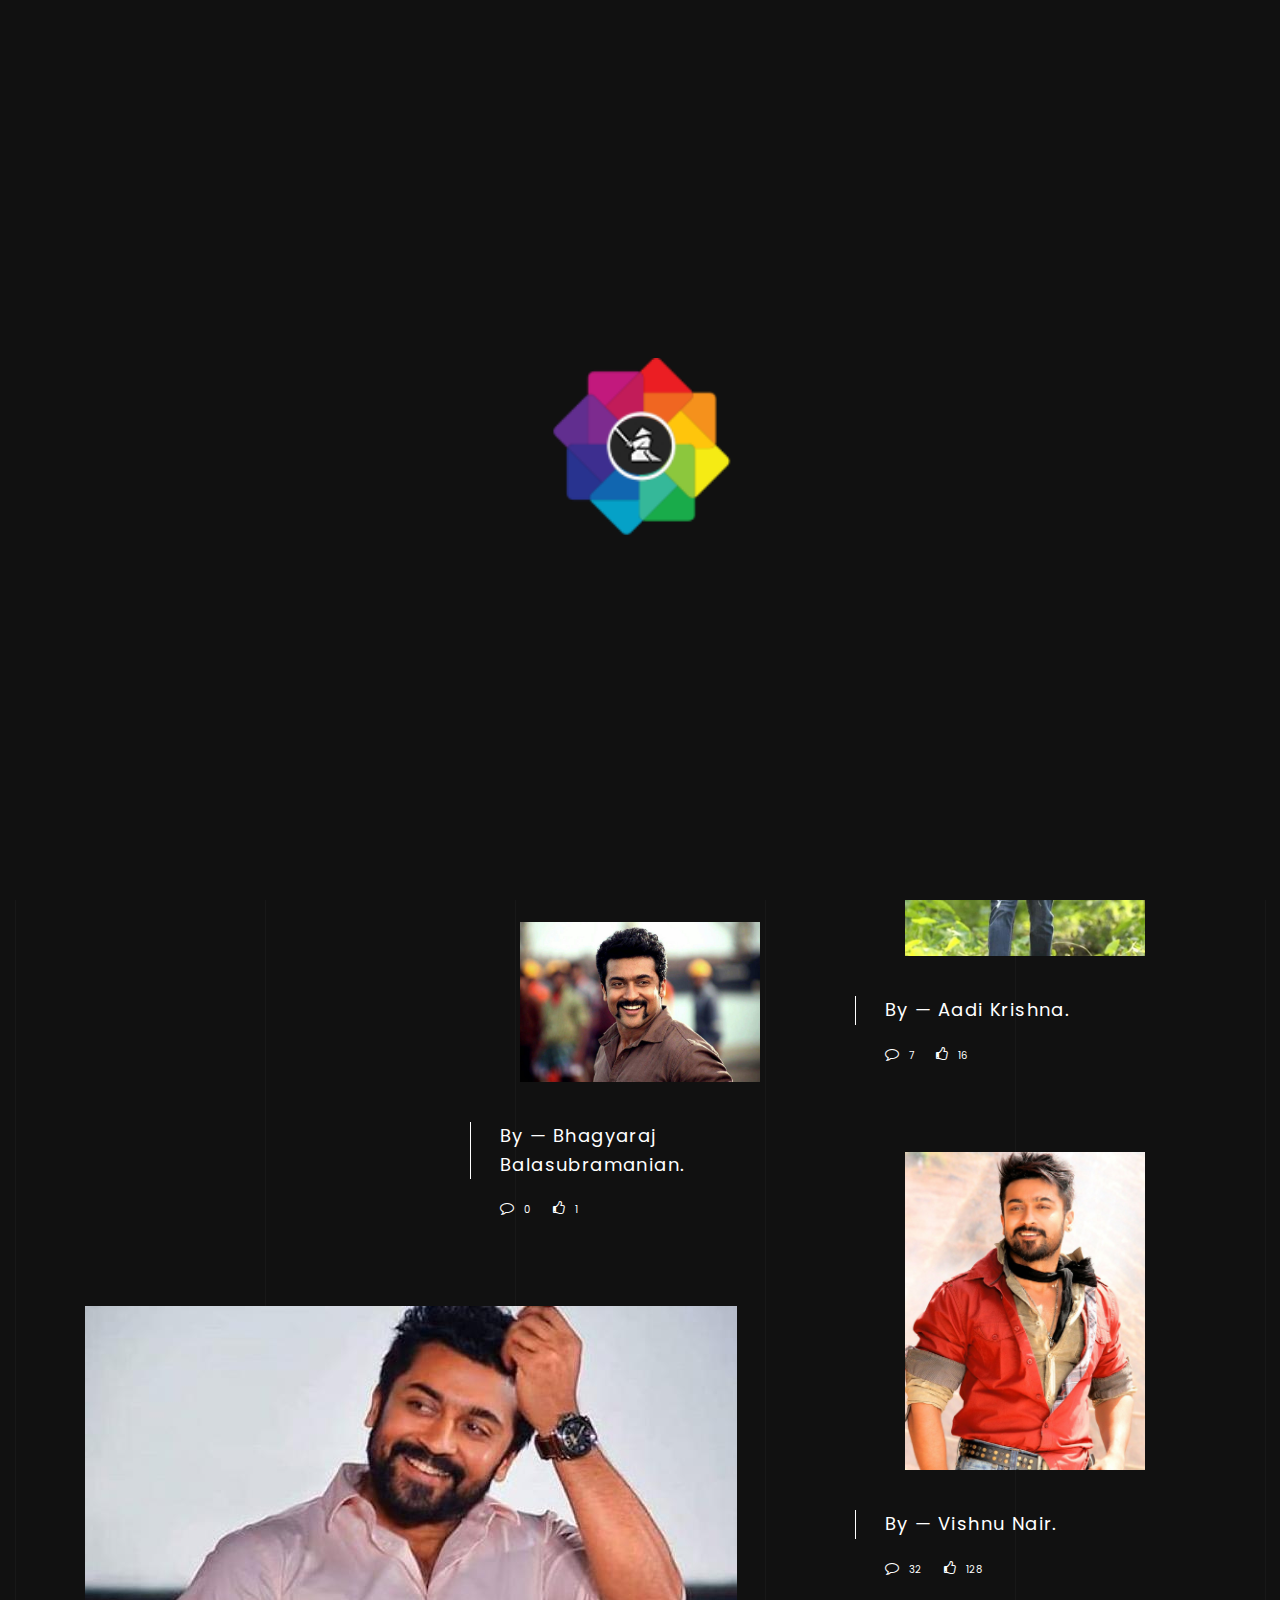
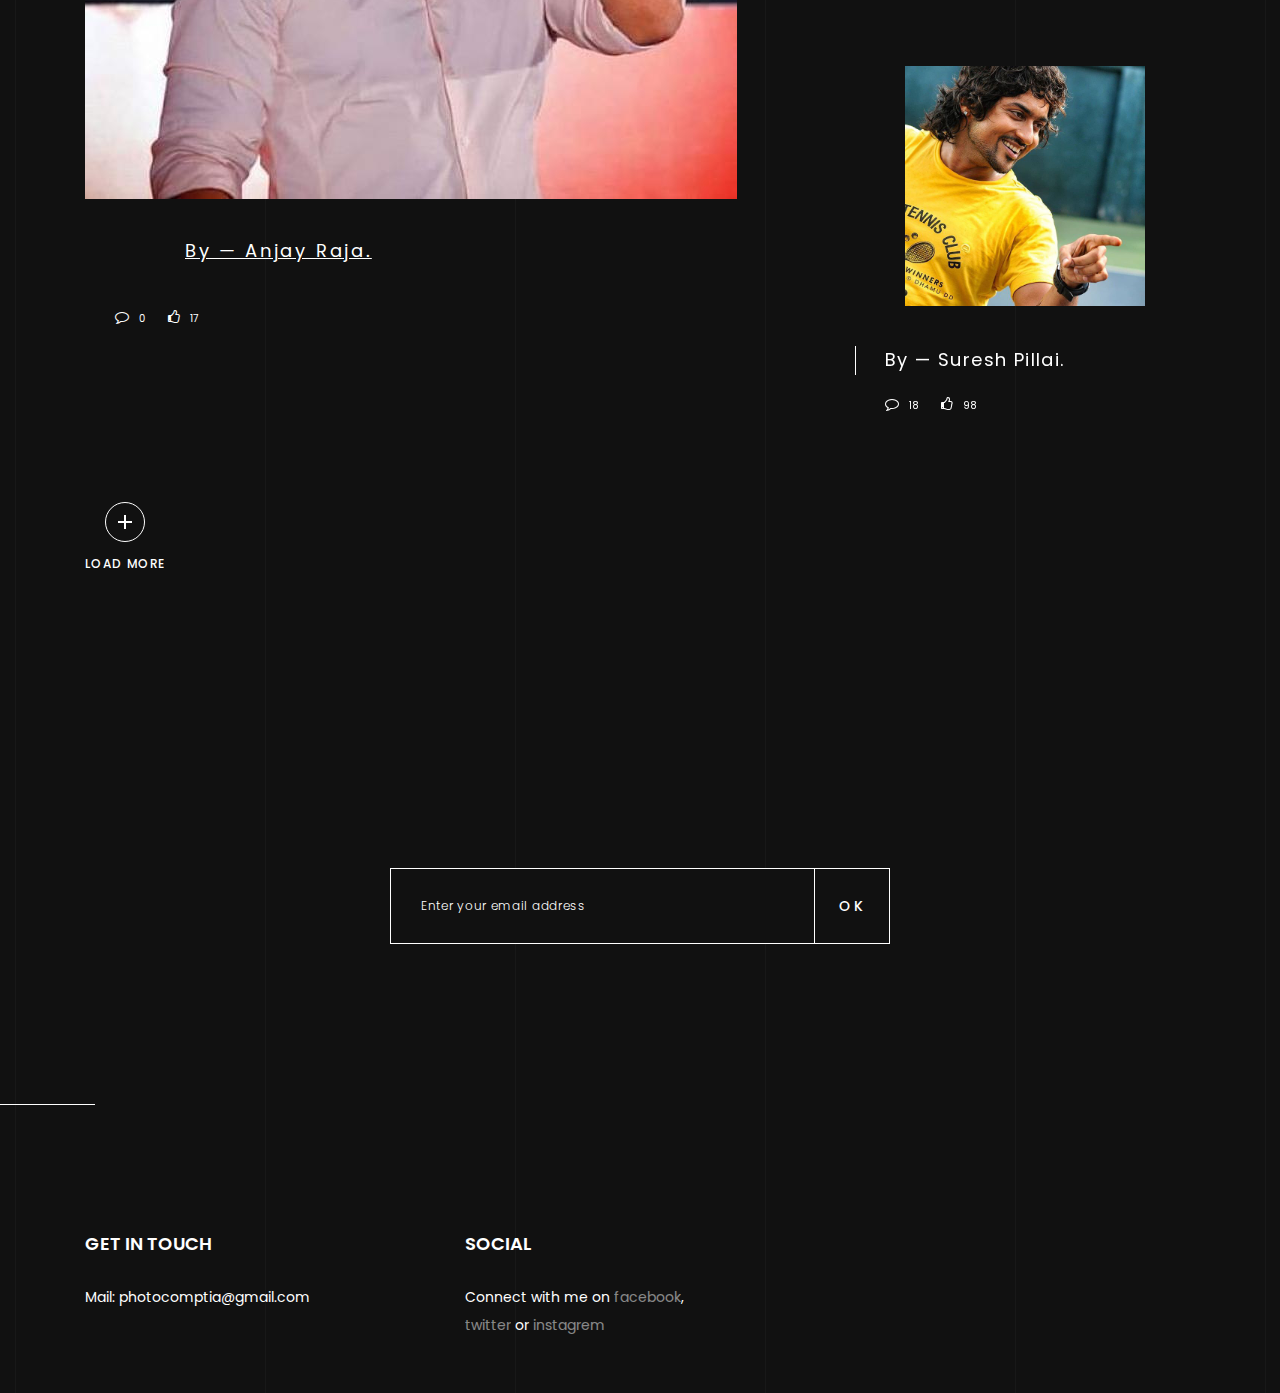
<file: blog.html>
<!DOCTYPE html>
<html lang="en">


<!-- Mirrored from netgon.net/artstyles/oliver/new/dark/index.html by HTTrack Website Copier/3.x [XR&CO'2014], Sun, 28 Jun 2020 15:24:44 GMT -->
<head>
    <meta charset="utf-8" />
    <title>photocomptia</title>

	<!-- Meta Data -->
	<meta http-equiv="X-UA-Compatible" content="IE=edge">
	<meta name="viewport" content="width=device-width, initial-scale=1">
    <meta name="author" content="Team" />
    <meta name="keywords" content="Photo Competions and Events" />
    <meta name="description" content="Participate in the event and win exciting prizes." />

	<!-- Favicons -->
	<link rel="apple-touch-icon" sizes="144x144" href="images/favicons/apple-touch-icon-144x144.png">
	<link rel="apple-touch-icon" sizes="114x114" href="images/favicons/apple-touch-icon-114x114.png">
	<link rel="apple-touch-icon" sizes="72x72" href="images/favicons/apple-touch-icon-72x72.png">
	<link rel="apple-touch-icon" sizes="57x57" href="images/favicons/apple-touch-icon-57x57.png">
	<link rel="shortcut icon" href="images/favicons/favicon.png" type="image/png">

    <!-- Styles -->
	<link rel="stylesheet" type="text/css" href="style/style.css"/>

	<!-- Modernizr -->
	<script src="js/modernizr.custom.js" type="text/javascript"></script>

</head>
<body>
    <div class="loading animated">
	    <div class="loading-wrap animated bounceInLeft">
		    <img class="logotype animated infinite bounceIn" src="img/logo1.png" alt="logo">
	    </div>
	</div>

    <!-- Header -->
	<nav class="navbar animated slideInDown">
        <div class="navbar-left">
            <a href="index.html">
                <img class="logotype" src="img/logo1.png" alt="logo">
			</a>
        </div>
		<div id="open-overlay-nav" class="hamburger">
            <span class="hamburger__line"></span>
            <span class="hamburger__line"></span>
            <span class="hamburger__line"></span>
			<span class="hamburger__text">Menu</span>
        </div>
	</nav>
	<!-- /Header -->


	<!-- Blog -->
	<section class="section section_top-space-230 section_first">
	    <div class="container">
		    <!-- Filter --
		    <ul class="filter-categories">
			    <li class="filter-categories__item"><a href="#">All</a></li>
				<li class="filter-categories_item filter-categories_item_current"><a href="#">Inspiration</a></li>
				<li class="filter-categories__item"><a href="#">Models</a></li>
				<li class="filter-categories__item"><a href="#">Events</a></li>
				<li class="filter-categories__item"><a href="#">Work</a></li>
			</ul>
			<!-- /Filter -->

		    <!-- Main Post -->
			<article class="item-news item-news__main">
					<header class="item-news__header">
					    <h6 class="title_h6 title_overhead">Happy Birthday !</h6>
					    <h2 class="title title__h1">Fan Contest — Suriya.</h2>
					</header>
				<!--	<figure class="media-content">
					    <span class="reveal">
						    <img class="news-image" src="img/suriya.jpg" alt="News">
					    </span>
				    </figure>       -->
					<div class="item-news_paragraph item-news_paragraph_line">
					  	<p> Its Suriya's Birthday On 23/07/2020, so here what we can do. </p>
						<p>Put up the best photo of suriya and get maximum like on his photo so that you can win 5000 INR on his birthday. You can see the more details in "Read More" below.</p>

						<footer class="item-news__footer">
					        <a class="btn" href="blog_single_image.html">Read More</a>
					    </footer>
					</div>
			</article>
			<!-- /Main Post -->

			<div class="grid-news">
			    <!-- Post Image -->
					<article class="item-news item-news__masonry">
						<figure class="media-content">
						    <img class="news-image" src="img/suriya-1.jpg" alt="News">
				        </figure>
					    <header class="item-news__header">

					        <h2 class="title title__h6"><a href="blog_single_image.html">By — Siva Achari .</a></h2>
					    </header>
                        <footer class="item-news__footer">
						    <ul class="item-details">
					            <li><i class="fa fa-comment-o" aria-hidden="true"></i><span>5</span></li>
						        <li><i onclick="myFunction(this)" class="fa fa-thumbs-o-up" aria-hidden="true"></i><span>28</span></li>
							</ul>
					    </footer>
					</article>
				<!-- /Post Image -->

			    <!-- Post Quote -->
					<article class="item-news item-news__masonry">
                        <blockquote class="block-quote block-quote_center">
					        <p>Heros Come And Go...<br>But Legends Are Forever.</p>
					    </blockquote>
					</article>
				<!-- /Post Quote -->

			    <!-- Post Image -->
					<article class="item-news item-news__masonry">
						<figure class="media-content">
						    <img class="news-image" src="img/suriya-2.jpg" alt="News">
				        </figure>
					    <header class="item-news__header">

					        <h2 class="title title__h6"><a href="blog_single_image.html">By — Aadi Krishna.</a></h2>
					    </header>
                        <footer class="item-news__footer">
						    <ul class="item-details">
					            <li><i class="fa fa-comment-o" aria-hidden="true"></i><span>7</span></li>
						        <li><i onclick="myFunction(this)" class="fa fa-thumbs-o-up" aria-hidden="true"></i><span>16</span></li>
							</ul>
					    </footer>
					</article>
				<!-- /Post Image -->

			    <!-- Post Image -->
					<article class="item-news item-news__masonry">
						<figure class="media-content">
						    <img class="news-image" src="img/suriya-3.jpg" alt="News">
				        </figure>
					    <header class="item-news__header">

					        <h2 class="title title__h6"><a href="blog_single_image.html">By — Bhagyaraj Balasubramanian.</a></h2>
					    </header>
                        <footer class="item-news__footer">
						    <ul class="item-details">
					            <li><i class="fa fa-comment-o" aria-hidden="true"></i><span>0</span></li>
						        <li><i onclick="myFunction(this)" class="fa fa-thumbs-o-up" aria-hidden="true"></i><span>1</span></li>
							</ul>
					    </footer>
					</article>
				<!-- /Post Image -->

			    <!-- Post Image -->
					<article class="item-news item-news_masonry item-news_masonry_fully">
						<figure class="media-content">
						    <img class="news-image" src="img/suriya-4.jfif" alt="News">
				        </figure>
					    <header class="item-news__header">

					        <h2 class="title title__h6"><a href="blog_single_image.html">By — Anjay Raja.</a></h2>
					    </header>
                        <footer class="item-news__footer">
						    <ul class="item-details">
					            <li><i class="fa fa-comment-o" aria-hidden="true"></i><span>0</span></li>
						        <li><i onclick="myFunction(this)" class="fa fa-thumbs-o-up" aria-hidden="true"></i><span>17</span></li>
							</ul>
					    </footer>
					</article>
				<!-- /Post Image -->

			    <!-- Post Image -->
					<article class="item-news item-news__masonry">
						<figure class="media-content">
						    <img class="news-image" src="img/suriya-5.jpg" alt="News">
				        </figure>
					    <header class="item-news__header">

					        <h2 class="title title__h6"><a href="blog_single_image.html">By — Vishnu Nair.</a></h2>
					    </header>
                        <footer class="item-news__footer">
						    <ul class="item-details">
					            <li><i class="fa fa-comment-o" aria-hidden="true"></i><span>32</span></li>
						        <li><i onclick="myFunction(this)" class="fa fa-thumbs-o-up" aria-hidden="true"></i><span>128</span></li>
							</ul>
					    </footer>
					</article>
				<!-- /Post Image -->

			    <!-- Post Image -->
					<article class="item-news item-news__masonry">
						<figure class="media-content">
						    <img class="news-image" src="img/suriya-6.jpg" alt="News">
				        </figure>
					    <header class="item-news__header">

					        <h2 class="title title__h6"><a href="blog_single_image.html">By — Suresh Pillai.</a></h2>
					    </header>
                        <footer class="item-news__footer">
						    <ul class="item-details">
					            <li><i class="fa fa-comment-o" aria-hidden="true"></i><span>18</span></li>
						        <li><i onclick="myFunction(this)" class="fa fa-thumbs-o-up" aria-hidden="true"></i><span>98</span></li>
							</ul>
					    </footer>
					</article>
				<!-- /Post Image -->

			    <!-- Post Image --
					<article class="item-news item-news_masonry item-news_masonry_fully">
						<figure class="media-content">
						    <img class="news-image" src="img/16_image.jpg" alt="News">
				        </figure>
					    <header class="item-news__header">
					        <h6 class="title_h6 title_overhead">Models – 15 Jun 2017</h6>
					        <h2 class="title title__h6"><a href="blog_single_image.html">An unusual approach as a way to achieve an interesting snapshot.</a></h2>
					    </header>
                        <footer class="item-news__footer">
						    <ul class="item-details">
					            <li><i class="fa fa-comment-o" aria-hidden="true"></i><span>232</span></li>
						        <li><i class="fa fa-heart" aria-hidden="true"></i><span>654</span></li>
							</ul>
					    </footer>
					</article>
				<!-- /Post Image -->

			    <!-- Post Image --
					<article class="item-news item-news__masonry">
						<figure class="media-content">
						    <img class="news-image" src="img/18_image.jpg" alt="News">
				        </figure>
					    <header class="item-news__header">
					        <h6 class="title_h6 title_overhead">Models – 13 Jun 2017</h6>
					        <h2 class="title title__h6"><a href="blog_single_video.html">Street photosession in New York.</a></h2>
					    </header>
                        <footer class="item-news__footer">
						    <ul class="item-details">
					            <li><i class="fa fa-comment-o" aria-hidden="true"></i><span>12</span></li>
						        <li><i class="fa fa-heart" aria-hidden="true"></i><span>50</span></li>
							</ul>
					    </footer>
					</article>
				<!-- /Post Image -->

			</div>

            <!-- Load more -->
		    <div class="btn-load_col btn-load_col_space">
		        <div class="btn-load__wrap">
                    <button type="submit" class="btn-load__button"><span class="ripple"></span></button>
			        <span class="btn-load__text">Load More</span>
			    </div>
		    </div>
		<!-- /Load more -->
		</div>
	</section>
    <!-- /Blog -->

	<!-- Newsletter -->
	<section class="section section-newsletter">
	    <div class="container">
		    <div class="row justify-content-center">
			    <div class="col-12 col-lg-9 section__header-wrap">
			      <h2 class="title title__h2 title_center title_normal"><span class="reveal reveal_gray">Sign up for our newsletter to receive new event updates.</span></h2>
				</div>
			</div>

			<div class="form-group">
				<form class="subscribe-form" data-toggle="validator">
				    <div class="subscribe-form__inner">
					    <input type="email" class="form-control _big email_valid" placeholder="Enter your email address" required data-error="Please, enter your email.">
					    <button type="submit" class="btn-subscribe">OK</button>
					</div>
					<div id="validator-subscribe" class="hidden"></div>
				</form>
			</div>
		</div>
	</section>
	<!-- /Newsletter -->

	<footer class="footer">

		<div class="container">
		    <div class="row">


			    <div class="col-md-6 col-lg-4">
				    <h5 class="title title__h6 text_uppercase">Get in touch</h5>
				    <ul class="footer__contacts list-unstyled">
					    <li>Mail: photocomptia@gmail.com</li>

				    </ul>
				</div>
			    <div class="col-md-6 col-lg-4">
				    <h5 class="title title__h6 text_uppercase">Social</h5>
				    <ul class="footer__contacts list-unstyled">
					    <li>Connect with me on <a class="link_decoration" href="#">facebook</a>,<br/><a class="link_decoration" href="#">twitter</a> or <a class="link_decoration" href="#">instagrem</a></li>
				    </ul>
				</div>
			</div>
		</div>
	</footer>

	<!-- Overlay Menu -->
	<div class="popup popup__menu">
	    <div class="popup-inner">
            <div class="dl-menu__wrap dl-menuwrapper">
                <ul class="dl-menu dl-menuopen">
			    <li>	<a href="index.html">Home</a>
				</li>
				<li>

						<li><a href="about.html">About Us</a></li>
				<!--    <li><a href="about_onescreen.html">Our Team</a></li>    -->

				</li>

				<li>
					<a href="blog_single_image.html"> Current Events</a>
				</li>
				<li>
					Eve<a href="event_gallery.html">Event Gallery </a>
				</li>
			   <!--	<li>
					<a href="blog.html">Our Services</i></a>
				</li>    -->
				<li><a href="contact.html">Contact Us</a></li>
				<li><a href="signup.php">Signup/login</a></li>
				<!--    <li>
					    <a href="#">Socials <i class="fa fa-angle-down" aria-hidden="true"></i></a>
					    <ul class="dl-submenu">
						    <li><a href="about_onescreen.html">About Onescreen</a></li>
							<li><a href="coming_soon.html">Coming Soon</a></li>
						    <li><a href="page_error.html">Page Error</a></li>
							<li><a href="page_error_v2.html">Page Error v2</a></li>
						    <li><a href="nav_v2.html">Menu v2</a></li>
					    </ul>
				    </li> -->
			    </ul>
		    </div>
	    </div>
	</div>
	<!-- /Overlay Menu -->





<script>
  function myFunction(x) {
  x.classList.toggle("fa-thumbs-up");
}</script>


	<!-- JavaScripts -->
	<script src="js/jquery-3.1.1.min.js" type="text/javascript"></script>
	<script src="js/plugins.js" type="text/javascript"></script>
    <script src="js/common.js" type="text/javascript"></script>

</body>

<!-- Mirrored from netgon.net/artstyles/oliver/new/dark/blog.html by HTTrack Website Copier/3.x [XR&CO'2014], Sun, 28 Jun 2020 15:27:34 GMT -->
</html>
</file>
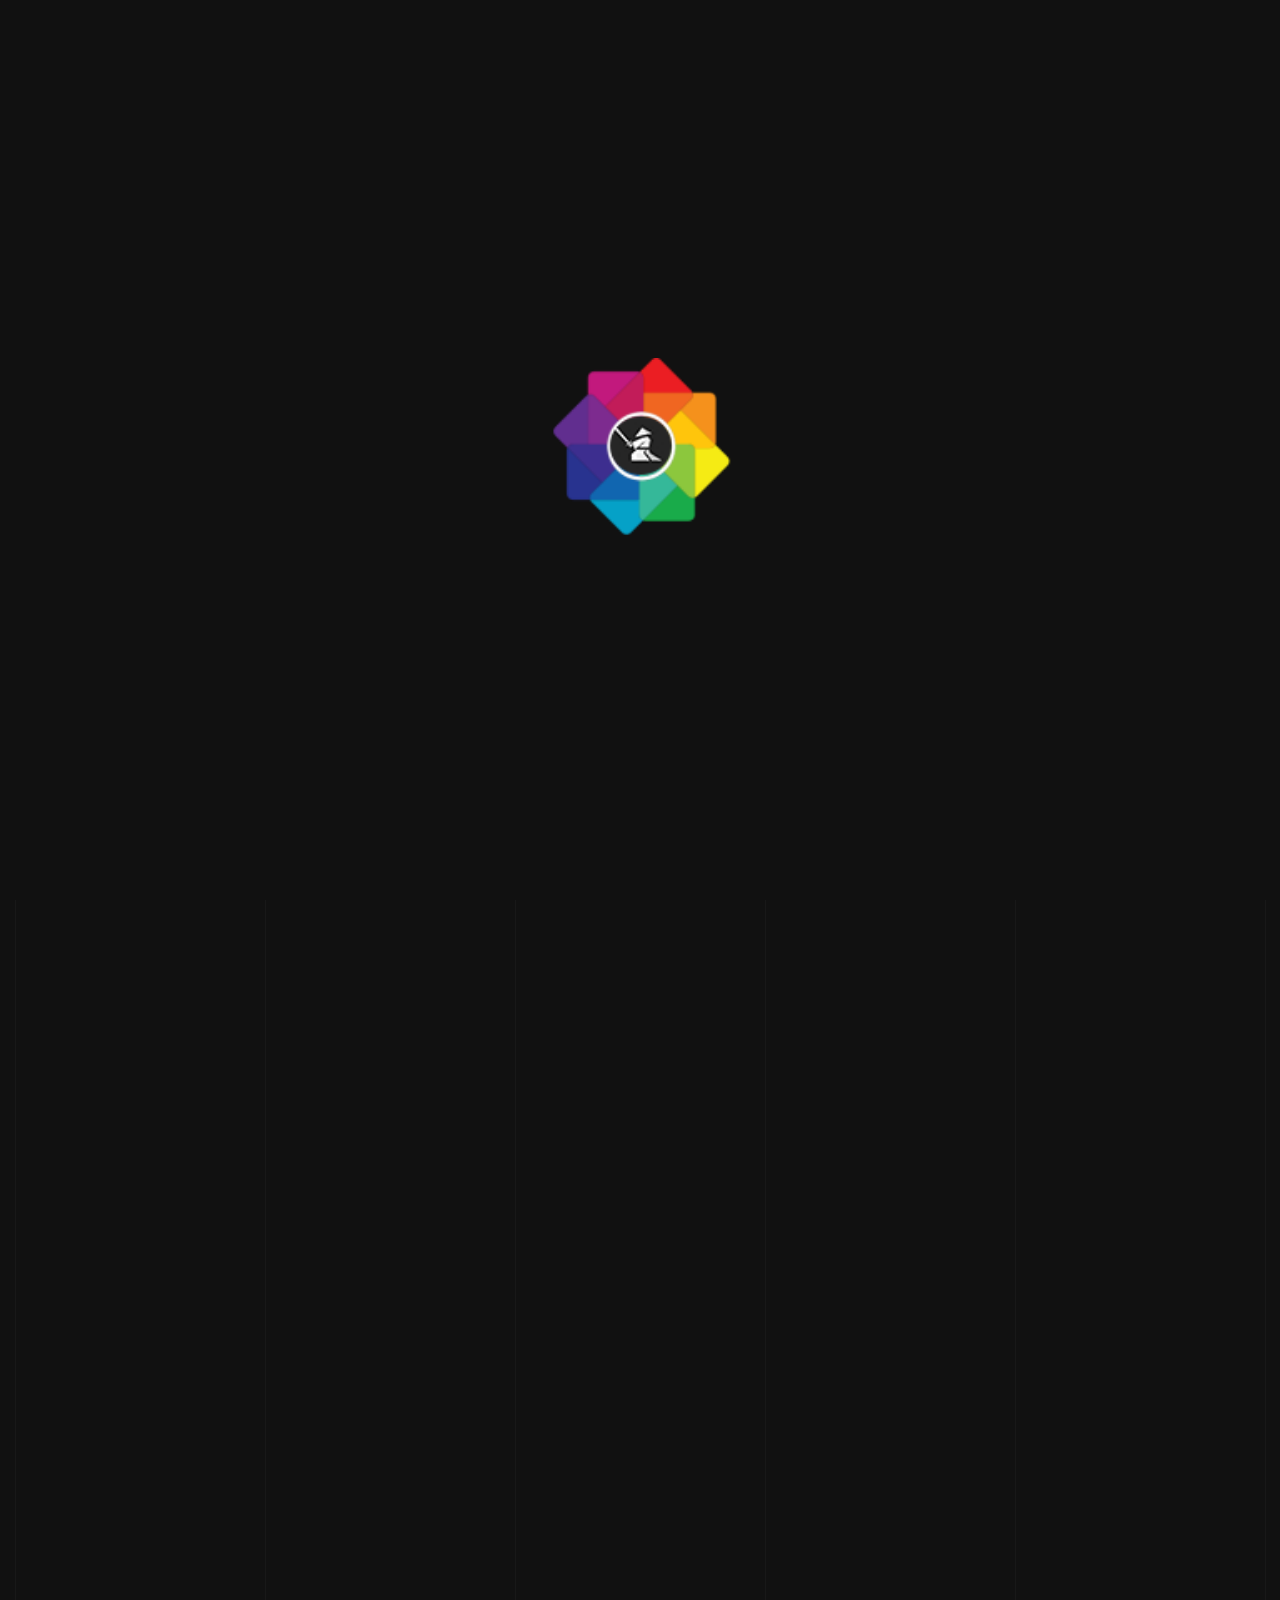
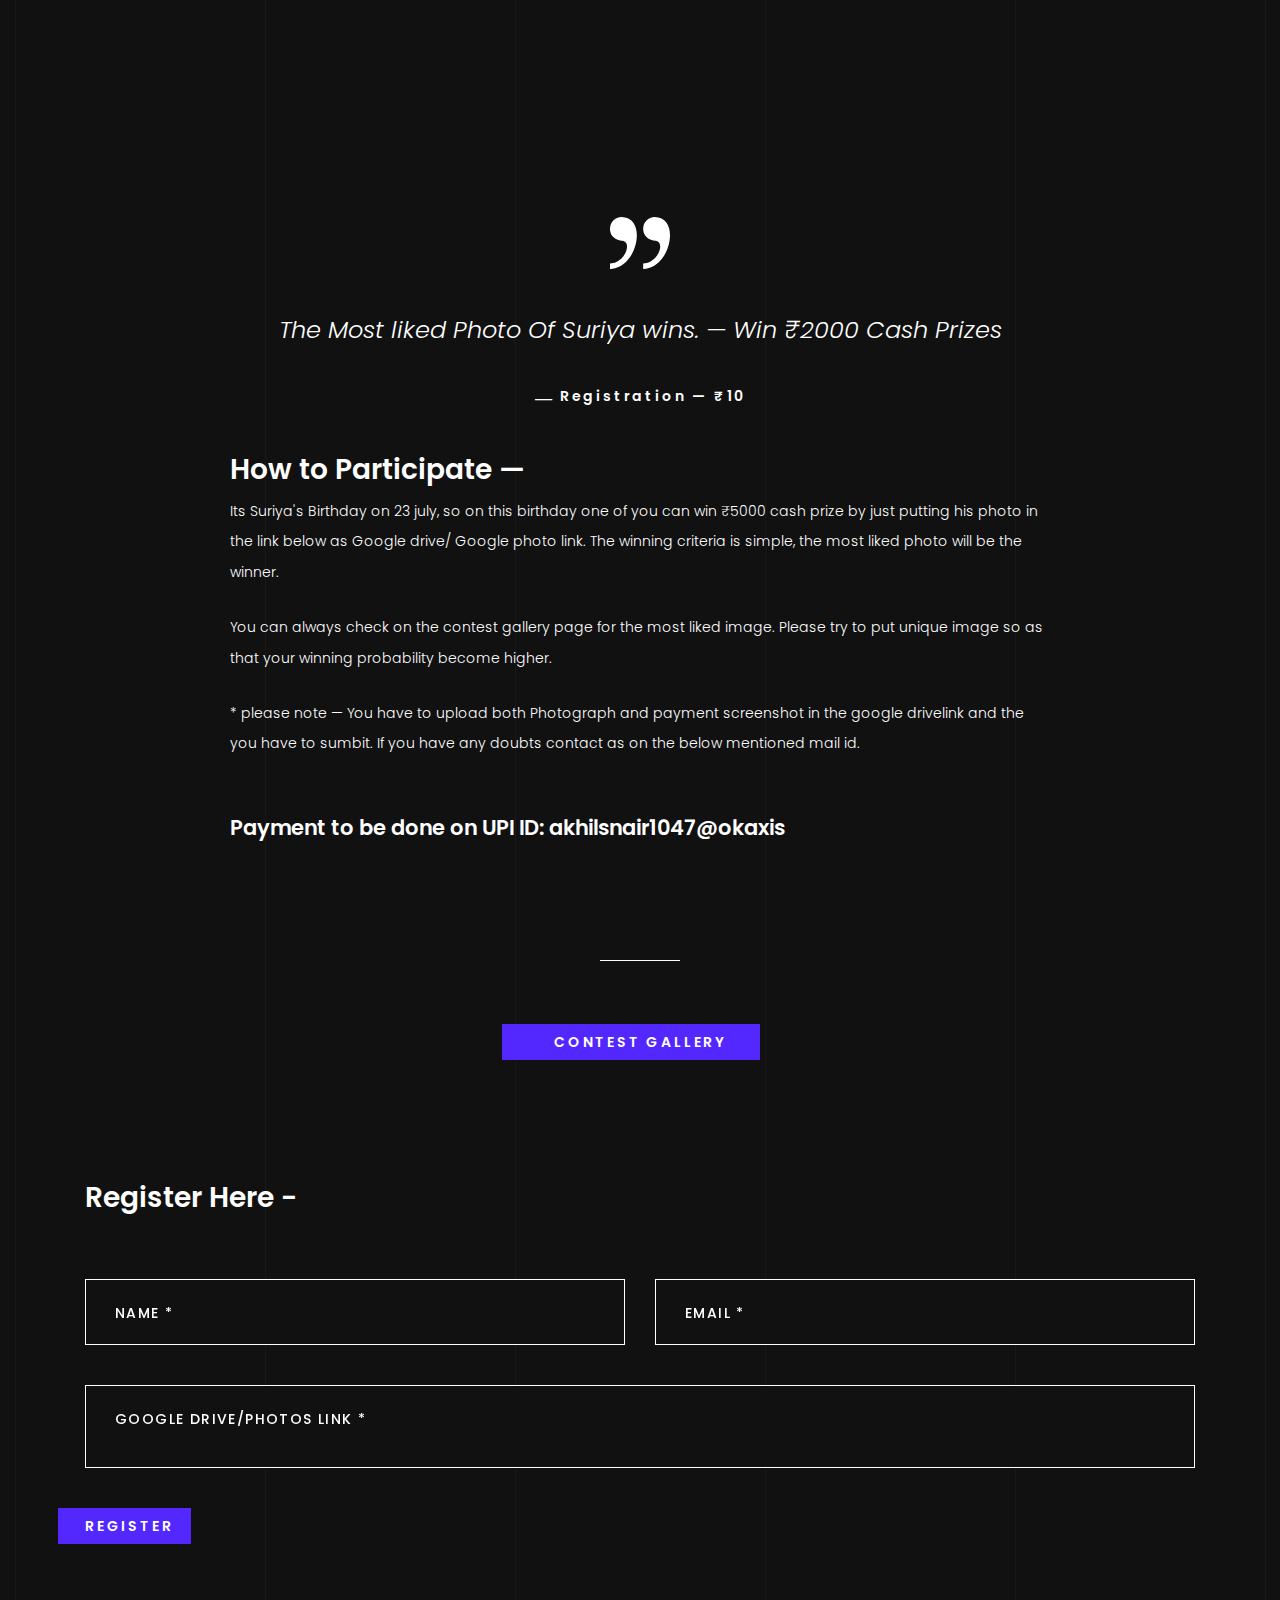
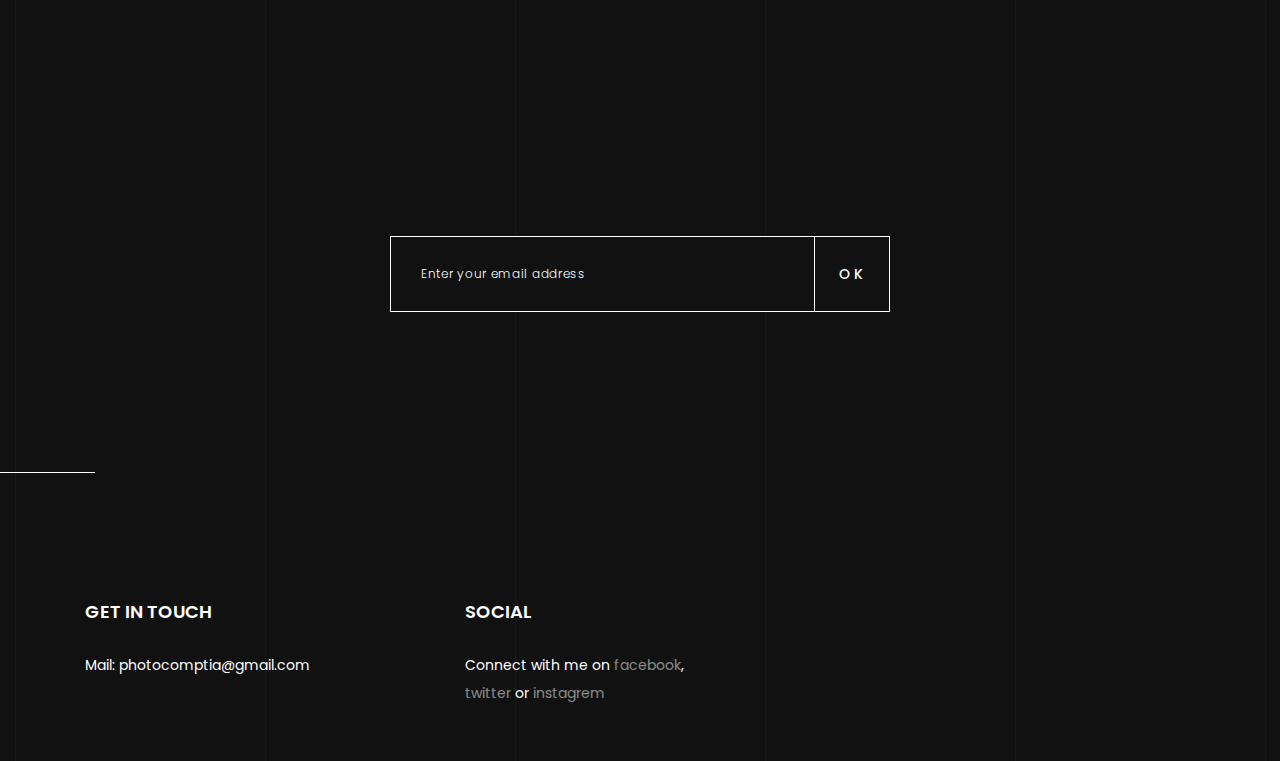
<file: blog_single_image.html>
<!DOCTYPE html>
<html lang="en">


<!-- Mirrored from netgon.net/artstyles/oliver/new/dark/index.html by HTTrack Website Copier/3.x [XR&CO'2014], Sun, 28 Jun 2020 15:24:44 GMT -->
<head>
    <meta charset="utf-8" />
    <title>photocomptia</title>

	<!-- Meta Data -->
	<meta http-equiv="X-UA-Compatible" content="IE=edge">
	<meta name="viewport" content="width=device-width, initial-scale=1">
    <meta name="author" content="Team" />
    <meta name="keywords" content="Photo Competions and Events" />
    <meta name="description" content="Participate in the event and win exciting prizes." />

	<!-- Favicons -->
	<link rel="apple-touch-icon" sizes="144x144" href="images/favicons/apple-touch-icon-144x144.png">
	<link rel="apple-touch-icon" sizes="114x114" href="images/favicons/apple-touch-icon-114x114.png">
	<link rel="apple-touch-icon" sizes="72x72" href="images/favicons/apple-touch-icon-72x72.png">
	<link rel="apple-touch-icon" sizes="57x57" href="images/favicons/apple-touch-icon-57x57.png">
	<link rel="shortcut icon" href="images/favicons/favicon.png" type="image/png">

    <!-- Styles -->
	<link rel="stylesheet" type="text/css" href="style/style.css"/>

	<!-- Modernizr -->
	<script src="js/modernizr.custom.js" type="text/javascript"></script>
	
</head>
<body>
    <div class="loading animated">
	    <div class="loading-wrap animated bounceInLeft">
		    <img class="logotype animated infinite bounceIn" src="img/logo1.png" alt="logo">
	    </div>
	</div>
	
    <!-- Header -->
	<nav class="navbar animated slideInDown">
        <div class="navbar-left">
            <a href="index.html">
                <img class="logotype" src="img/logo1.png" alt="logo">
			</a>
        </div>
		<div id="open-overlay-nav" class="hamburger">
            <span class="hamburger__line"></span>
            <span class="hamburger__line"></span>
            <span class="hamburger__line"></span>
			<span class="hamburger__text">Menu</span>
        </div>
	</nav>
	<!-- /Header -->

	<!-- Blog Singel -->
	<section class="section news-singel section_first">
	    <div class="container">
		    <!-- Post -->
			<article class="item-news item-news__main">
					<header class="item-news__header">
					    <h2 class="title title__h1">Fan Contest — Suriya.</h2>
						<h6 class="title__h6 title__overhead">CLOSE ON – 21 jul 2020</h6>
					</header>
					<figure class="media-content">
					    <span class="reveal">
						    <img class="news-image" src="img/suriya.jpg" alt="News">
						</span>
				    </figure>
					<div class="item-news__paragraph">
					  	<blockquote class="block-quote block-quote_center">
					        <p>The Most liked Photo Of Suriya wins. — Win ₹2000 Cash Prizes </p>
							— <cite>Registration — ₹10 </cite>
						</blockquote>
						<h2>How to Participate — </h2>
			
						<p>Its Suriya's Birthday on 23 july, so on this birthday one of you can win ₹5000 cash prize by just putting his photo in the link below as Google drive/ Google photo link. The winning criteria is simple, the most liked photo will be the winner.</p>
						<p>You can always check on the contest gallery page for the most liked image. Please try to put unique image so as that your winning probability become higher. </p>
						<p>* please note — You have to upload both Photograph and payment screenshot in the google drivelink and the you have to sumbit. If you have any doubts contact as on the below mentioned mail id.</p>
				<!--		<p>You have to upload the image below as " Google photos " or " Google Drive " link. This is done to retain the image quality. In the same link you have to upload screenshot of the payment.  </p>
						<p>The image will be processed and then it will be uploaded. Please be honest and upload photo that is taken by you only. If found that you are going against the terms, then you will be disqualifed. Don't worrier about the payment we will return back.</p>
						<p>* please note — You have to upload both Photograph and payment screenshot in the link and the you have to sumbit. If you have any doubts contact as on the below mentioned mail id. </p>
				-->		
						<br>
						<h4>Payment to be done on UPI ID: akhilsnair1047@okaxis</h4>		
						<br>
						<br>
						
							
						<footer class="item-news__footer">
					        <div class="share-post">
								<div class="btn-block" >
									<a class="btn" href="event_gallery.html">Contest Gallery</a>
								   </div>
					<!--				<a href="#"><i class="fa fa-facebook" aria-hidden="true"></i><span>Facebook</span></a>
							    <a href="#"><i class="fa fa-twitter" aria-hidden="true"></i><span>Tweet</span></a>
						    <a href="#"><i class="fa fa-google-plus" aria-hidden="true"></i><span>Google Plus</span></a>
								<a class="like-post" href="#"><i class="fa fa-heart" aria-hidden="true"></i><span>1</span></a>  
				-->				
						    </div>
					    </footer>
					</div>
			</article>
			<!-- /Post -->

		<h2>Register Here -</h2> <br> <br>
		        <!-- Comment Form -->
		        <form class="comment-form">
			        <div class="row">
				        <div class="col-md-6">
                            <div class="form-group">
							    <label for="name" class="label">Name *</label>
                                <input type="text" class="form-control input" id="name" required autocomplete="off">
							</div>
				        </div>
				        <div class="col-md-6">
                            <div class="form-group">
							    <label for="email" class="label">Email *</label>
                                <input type="email" class="form-control input" id="email" required autocomplete="off">
                                <span></span>
							</div>
				        </div>
			        </div>
                    <div class="row">
				        <div class="col-md-12">
					        <div class="form-group">
							    <label for="message" class="label">Google Drive/Photos Link *</label>
						        <textarea class="form-control input" id="message" rows="1" required></textarea>
							</div>
					        <div class="btn-block">
							    <button type="submit" class="btn">Register</button>
							</div>
				        </div>
			        </div>
                </form>
                <!-- /Comment Form -->
	        </div>
	        <!-- /Comments -->
		</div>
	</section>
    <!-- /Blog -->

	
	
	<!-- Newsletter -->
	<section class="section section-newsletter">
	    <div class="container">
		    <div class="row justify-content-center">
			    <div class="col-12 col-lg-9 section__header-wrap">
			      <h2 class="title title__h2 title_center title_normal"><span class="reveal reveal_gray">Sign up for our newsletter to get updates about new events.</span></h2>
				</div>
			</div>
			
			<div class="form-group">
				<form class="subscribe-form" data-toggle="validator">
				    <div class="subscribe-form__inner">
					    <input type="email" class="form-control _big email_valid" placeholder="Enter your email address" required data-error="Please, enter your email.">
					    <button type="submit" class="btn-subscribe">OK</button>
					</div>
					<div id="validator-subscribe" class="hidden"></div>
				</form>
			</div>
		</div>	
	</section>
	<!-- /Newsletter -->
	
	<footer class="footer">
	    
		<div class="container">
		    <div class="row">
			   
				
			    <div class="col-md-6 col-lg-4">
				    <h5 class="title title__h6 text_uppercase">Get in touch</h5>
				    <ul class="footer__contacts list-unstyled">
					    <li>Mail: photocomptia@gmail.com</li>
                       
				    </ul>
				</div>
			    <div class="col-md-6 col-lg-4">
				    <h5 class="title title__h6 text_uppercase">Social</h5>
				    <ul class="footer__contacts list-unstyled">
					    <li>Connect with me on <a class="link_decoration" href="#">facebook</a>,<br/><a class="link_decoration" href="#">twitter</a> or <a class="link_decoration" href="#">instagrem</a></li>
				    </ul>
				</div>
			</div>
		</div>
	</footer>
	
	<!-- Overlay Menu -->
	<div class="popup popup__menu">
	    <div class="popup-inner">
            <div class="dl-menu__wrap dl-menuwrapper">
                <ul class="dl-menu dl-menuopen">
					<li>
					    <a href="index.html">Home</a>
				    </li>
				    <li>
						
						    <li><a href="about.html">About Us</a></li>
					<!--    <li><a href="about_onescreen.html">Our Team</a></li>    -->	
					    
					</li>

					<li>
						<a href="blog_single_image.html"> Current Events</a>
					</li>
					<li>
					    Eve<a href="event_gallery.html">Event Gallery </a>
				    </li>
		   		<!--	<li>
					    <a href="blog.html">Our Services</i></a>
				    </li>    -->	
					<li><a href="contact.html">Contact Us</a></li>
					<li><a href="signup.php">Signup/login</a></li>
				<!--    <li>
					    <a href="#">Socials <i class="fa fa-angle-down" aria-hidden="true"></i></a>
					    <ul class="dl-submenu">
						    <li><a href="about_onescreen.html">About Onescreen</a></li>
							<li><a href="coming_soon.html">Coming Soon</a></li>
						    <li><a href="page_error.html">Page Error</a></li>
							<li><a href="page_error_v2.html">Page Error v2</a></li>
						    <li><a href="nav_v2.html">Menu v2</a></li>
					    </ul>
				    </li> -->	
			    </ul>
		    </div>
	    </div>
	</div>
	<!-- /Overlay Menu -->
	
	<!-- JavaScripts -->
	<script src="js/jquery-3.1.1.min.js" type="text/javascript"></script>
	<script src="js/plugins.js" type="text/javascript"></script>
    <script src="js/common.js" type="text/javascript"></script>

</body>

<!-- Mirrored from netgon.net/artstyles/oliver/new/dark/blog_single_image.html by HTTrack Website Copier/3.x [XR&CO'2014], Sun, 28 Jun 2020 15:27:38 GMT -->
</html>
</file>
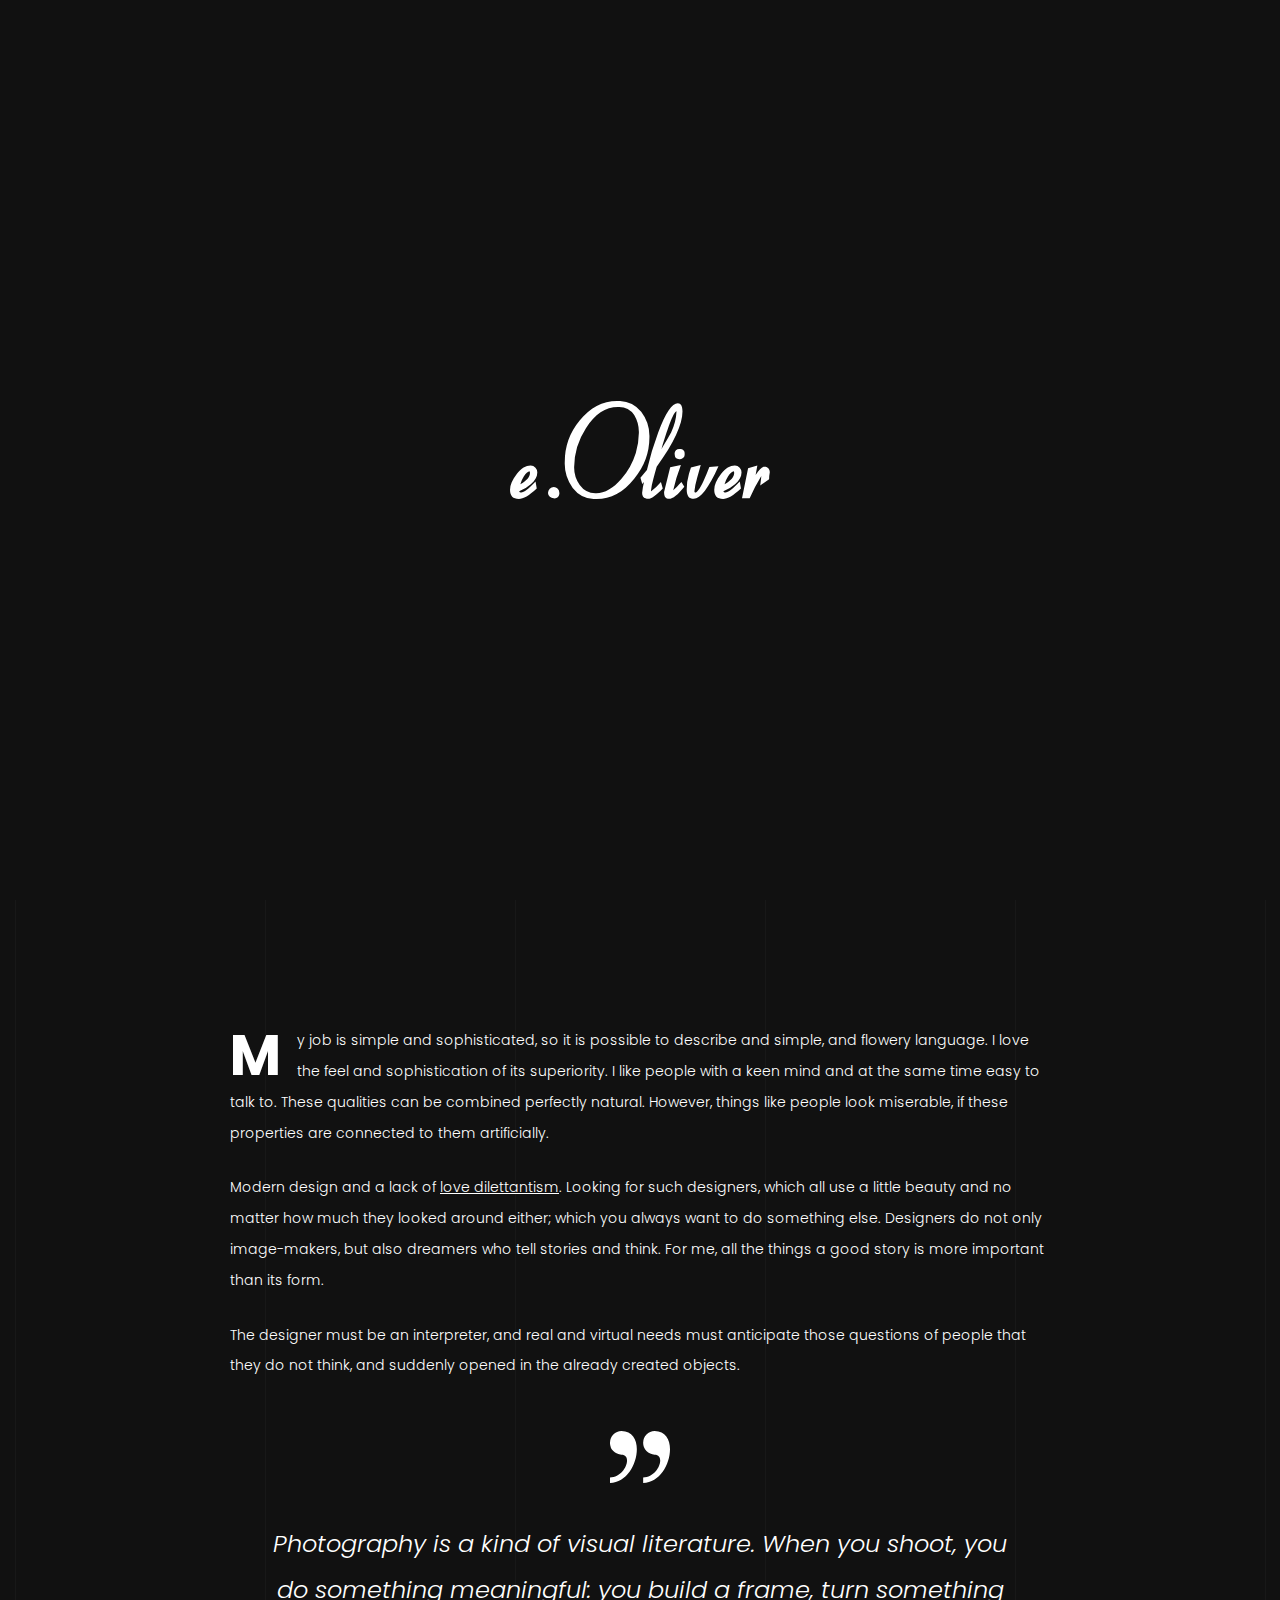
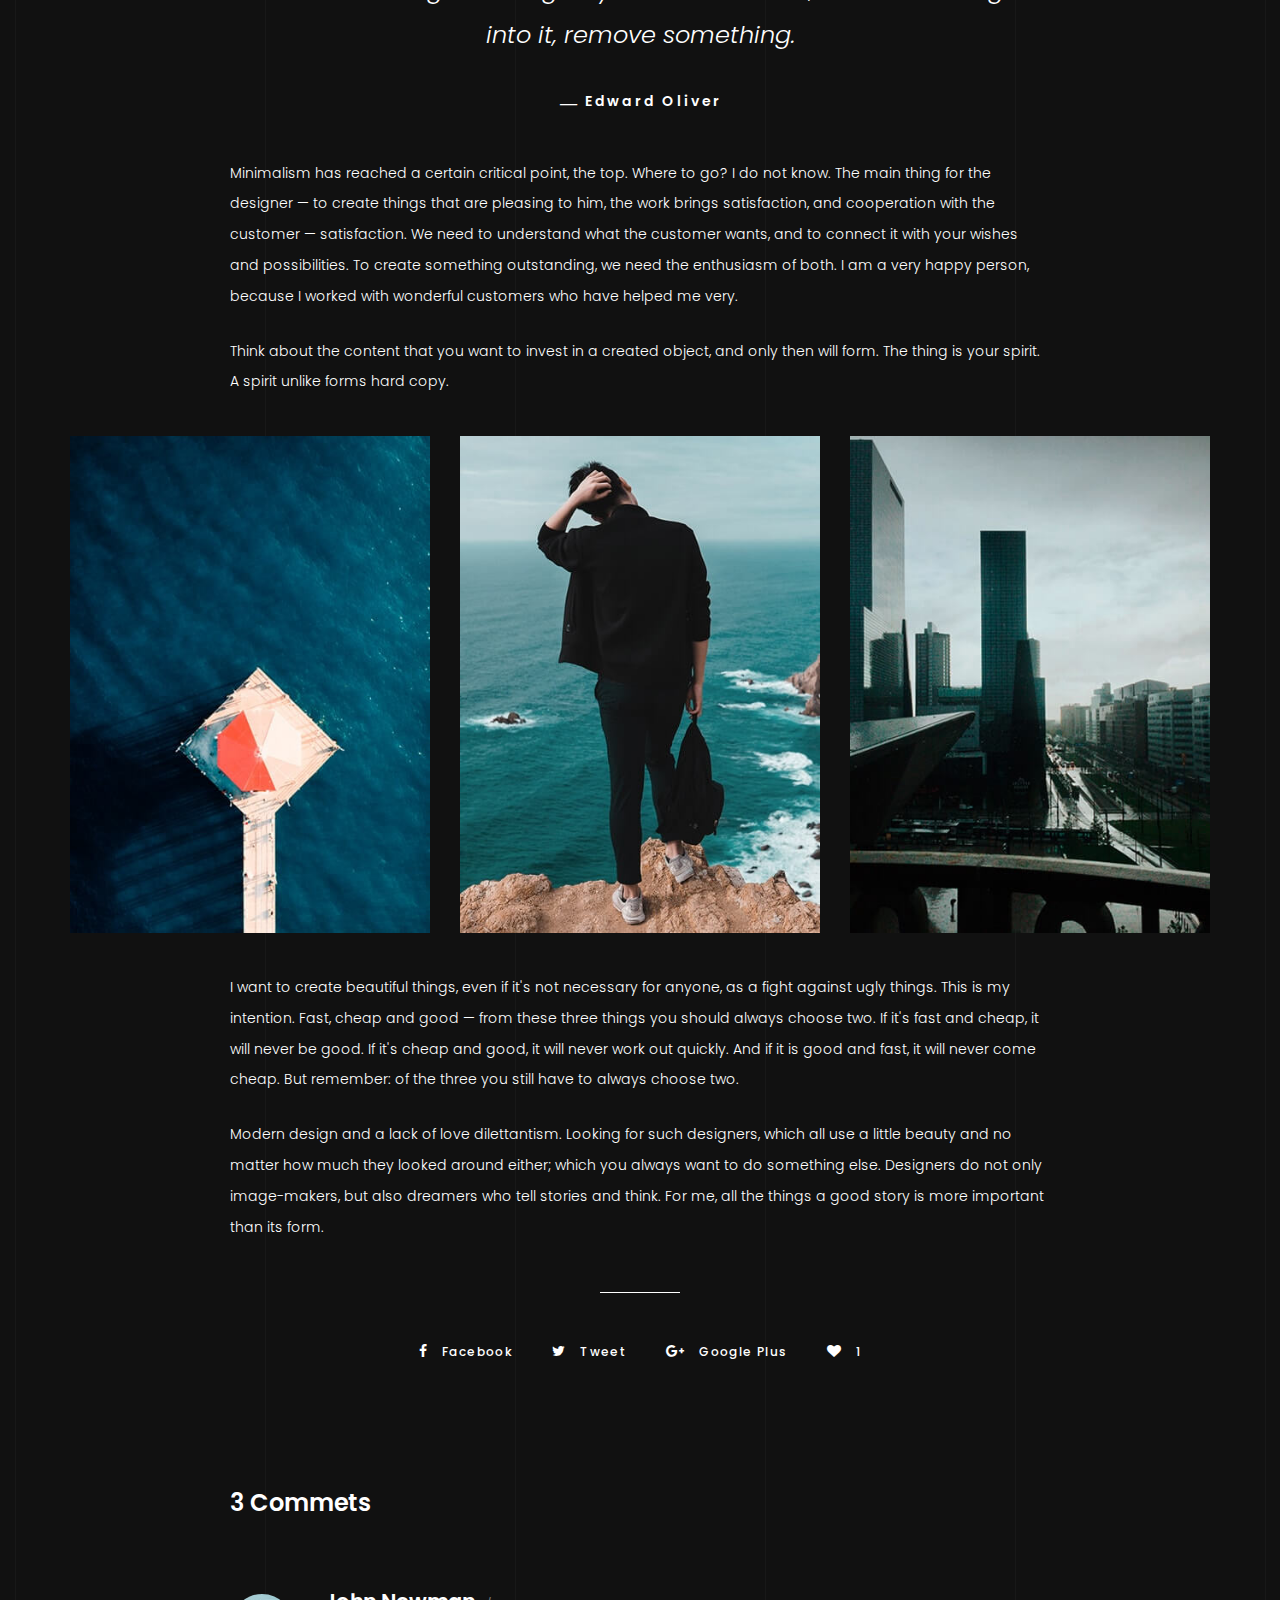
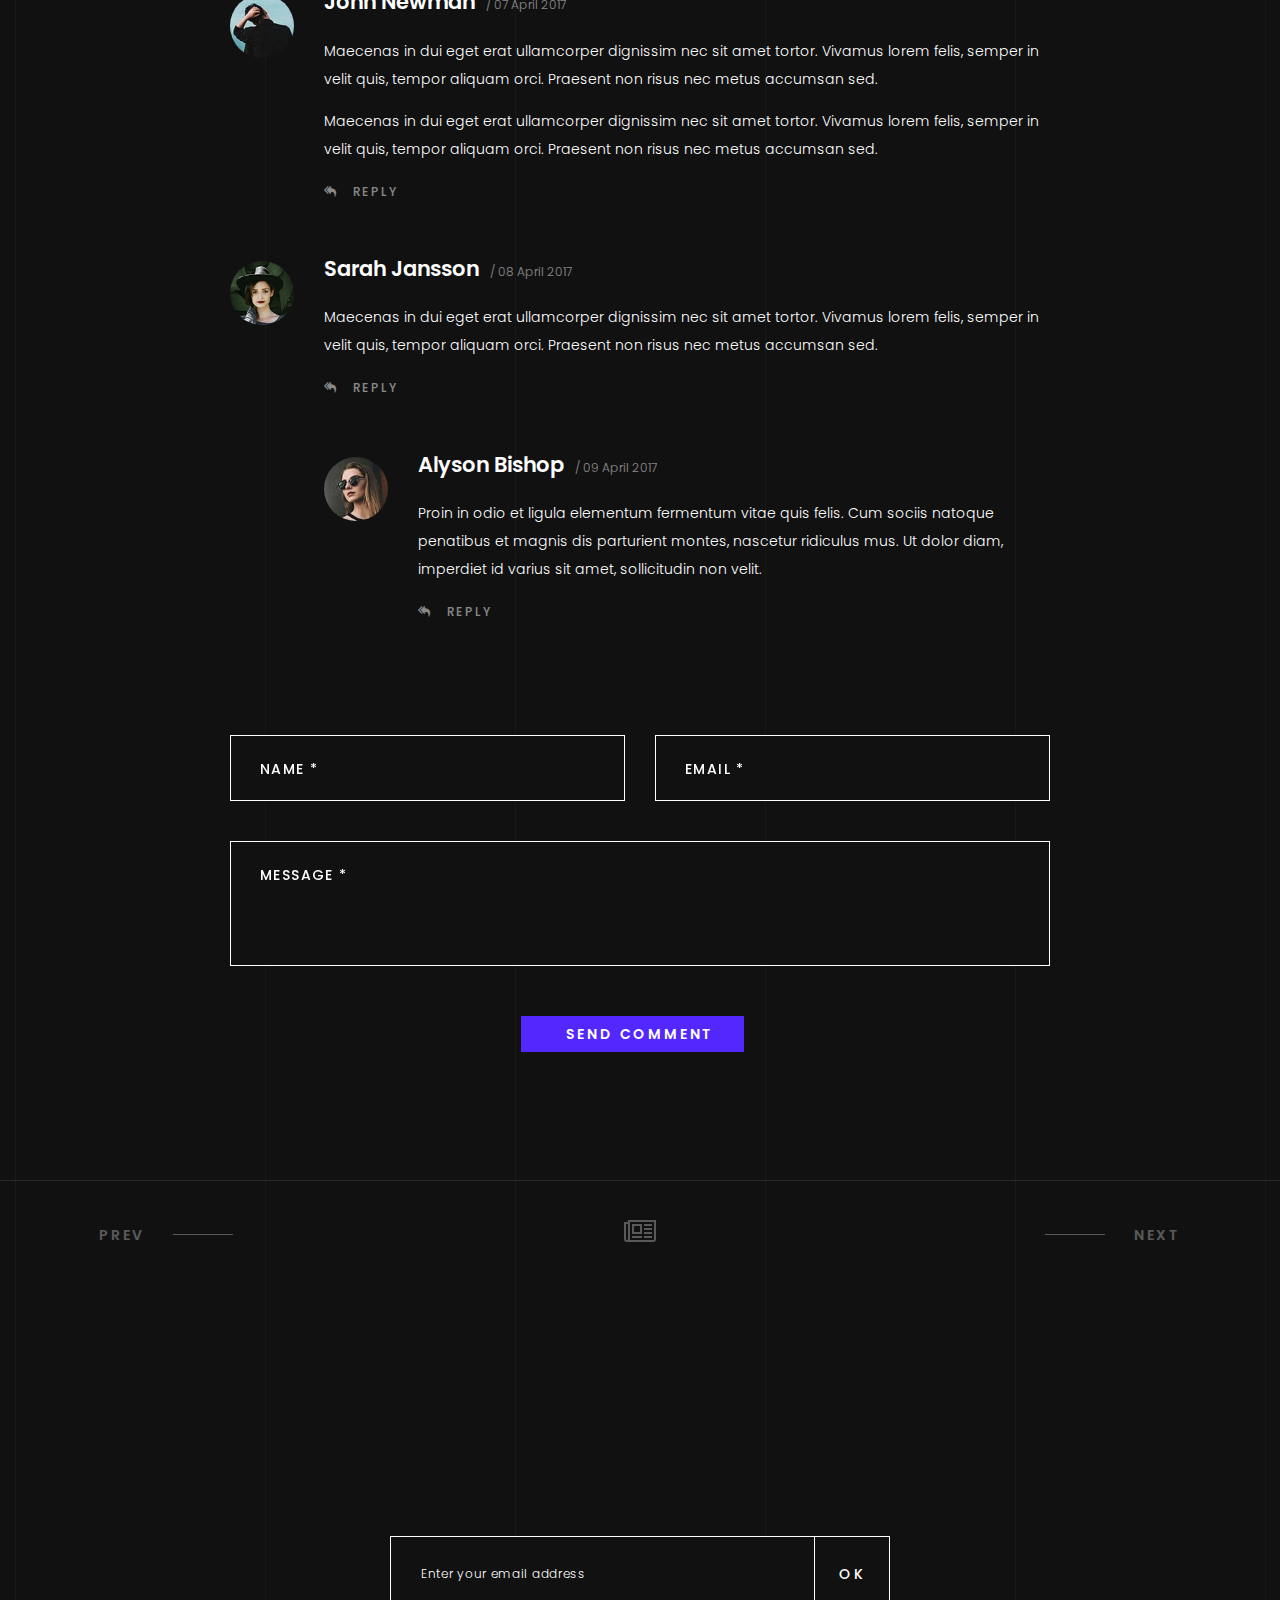
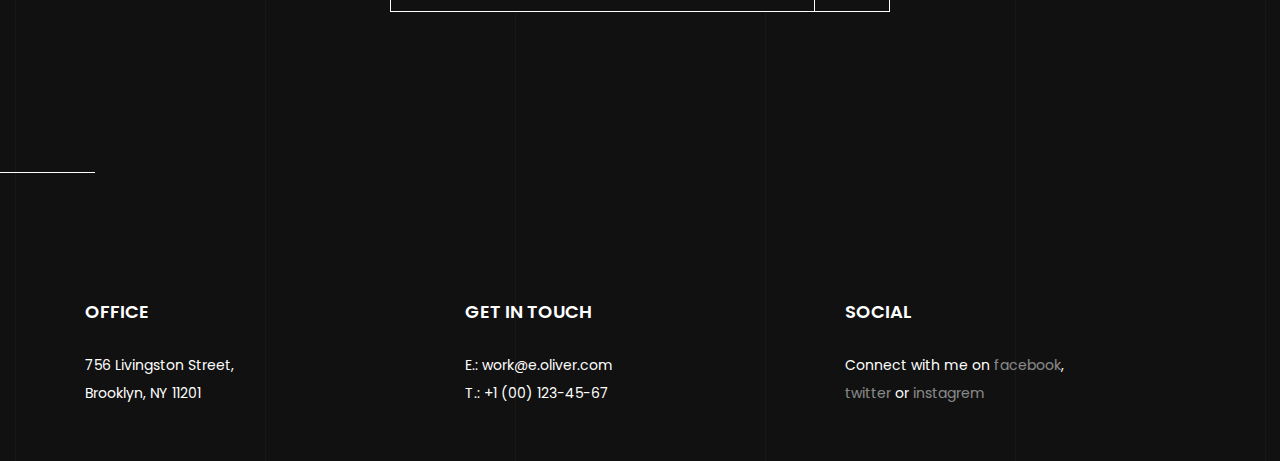
<file: blog_single_video.html>
<!DOCTYPE html>
<html lang="en">


<!-- Mirrored from netgon.net/artstyles/oliver/new/dark/blog_single_video.html by HTTrack Website Copier/3.x [XR&CO'2014], Sun, 28 Jun 2020 15:27:38 GMT -->
<head>
    <meta charset="utf-8" />
    <title>Oliver – Photography & Personal Blog — Blog Singel Image</title>

	<!-- Meta Data -->
	<meta http-equiv="X-UA-Compatible" content="IE=edge">
	<meta name="viewport" content="width=device-width, initial-scale=1">
    <meta name="author" content="ArtStyles Brand (ArtTemplate, ArtIcons)" />
    <meta name="keywords" content="" />
    <meta name="description" content="" />

	<!-- Favicons -->
	<link rel="apple-touch-icon" sizes="144x144" href="images/favicons/apple-touch-icon-144x144.png">
	<link rel="apple-touch-icon" sizes="114x114" href="images/favicons/apple-touch-icon-114x114.png">
	<link rel="apple-touch-icon" sizes="72x72" href="images/favicons/apple-touch-icon-72x72.png">
	<link rel="apple-touch-icon" sizes="57x57" href="images/favicons/apple-touch-icon-57x57.png">
	<link rel="shortcut icon" href="images/favicons/favicon.png" type="image/png">

    <!-- Styles -->
	<link rel="stylesheet" type="text/css" href="style/style.css"/>

	<!-- Modernizr -->
	<script src="js/modernizr.custom.js" type="text/javascript"></script>
	
</head>
<body>
    <div class="loading animated">
	    <div class="loading-wrap animated bounceInLeft">
		    <img class="logotype animated infinite bounceIn" src="images/logotype.svg" alt="e.Oliver">
	    </div>
	</div>
	
    <!-- Header -->
	<nav class="navbar animated slideInDown">
        <div class="navbar-left">
            <a href="index.html">
                <img class="logotype" src="images/logotype.svg" alt="e.Oliver">
			</a>
        </div>
		<div id="open-overlay-nav" class="hamburger">
            <span class="hamburger__line"></span>
            <span class="hamburger__line"></span>
            <span class="hamburger__line"></span>
			<span class="hamburger__text">Menu</span>
        </div>
	</nav>
	<!-- /Header -->

	<!-- Blog Singel -->
	<section class="section news-singel section_first">
	    <div class="container">
		    <!-- Post -->
			<article class="item-news item-news__main">
					<header class="item-news__header">
					    <h2 class="title title__h1">Photography — is meditation in the moment.</h2>
						<h6 class="title__h6 title__overhead">INSPIRATION – 06 Jul 2017</h6>
					</header>
					<figure class="media-content media-content__video">
					    <span class="reveal">
						    <iframe src="https://player.vimeo.com/video/115082758" ></iframe>
						</span>
				    </figure>
					<div class="item-news__paragraph">
					  	<p><span class="initial_letter">M</span>y job is simple and sophisticated, so it is possible to describe and simple, and flowery language. I love the feel and sophistication of its superiority. I like people with a keen mind and at the same time easy to talk to. These qualities can be combined perfectly natural. However, things like people look miserable, if these properties are connected to them artificially.</p>
						<p>Modern design and a lack of <a href="#">love dilettantism</a>. Looking for such designers, which all use a little beauty and no matter how much they looked around either; which you always want to do something else. Designers do not only image-makers, but also dreamers who tell stories and think. For me, all the things a good story is more important than its form.</p>
					    <p>The designer must be an interpreter, and real and virtual needs must anticipate those questions of people that they do not think, and suddenly opened in the already created objects.</p>
						<blockquote class="block-quote block-quote_center">
					        <p>Photography is a kind of visual literature. When you shoot, you do something meaningful: you build a frame, turn something into it, remove something.</p>
							— <cite>Edward Oliver</cite>
					    </blockquote>
						<p>Minimalism has reached a certain critical point, the top. Where to go? I do not know. The main thing for the designer — to create things that are pleasing to him, the work brings satisfaction, and cooperation with the customer — satisfaction. We need to understand what the customer wants, and to connect it with your wishes and possibilities. To create something outstanding, we need the enthusiasm of both. I am a very happy person, because I worked with wonderful customers who have helped me very.</p>
						<p>Think about the content that you want to invest in a created object, and only then will form. The thing is your spirit. A spirit unlike forms hard copy.</p>
						<div class="post-gallery">
						    <div class="post-gallery__item">
						        <img class="image__news" src="img/image_history_03.jpg" data-zoomable alt="News">
						    </div>
						    <div class="post-gallery__item">
						        <img class="image__news" src="img/image_history_01.jpg" data-zoomable alt="News">
						    </div>
						    <div class="post-gallery__item">
						        <img class="image__news" src="img/image_history_02.jpg" data-zoomable alt="News">
						    </div>
						</div>
						<p>I want to create beautiful things, even if it's not necessary for anyone, as a fight against ugly things. This is my intention. Fast, cheap and good — from these three things you should always choose two. If it's fast and cheap, it will never be good. If it's cheap and good, it will never work out quickly. And if it is good and fast, it will never come cheap. But remember: of the three you still have to always choose two.</p>
						<p>Modern design and a lack of love dilettantism. Looking for such designers, which all use a little beauty and no matter how much they looked around either; which you always want to do something else. Designers do not only image-makers, but also dreamers who tell stories and think. For me, all the things a good story is more important than its form.</p>
						<footer class="item-news__footer">
					        <div class="share-post">
						        <a href="#"><i class="fa fa-facebook" aria-hidden="true"></i><span>Facebook</span></a>
							    <a href="#"><i class="fa fa-twitter" aria-hidden="true"></i><span>Tweet</span></a>
							    <a href="#"><i class="fa fa-google-plus" aria-hidden="true"></i><span>Google Plus</span></a>
								<a class="like-post" href="#"><i class="fa fa-heart" aria-hidden="true"></i><span>1</span></a>
						    </div>
					    </footer>
					</div>
			</article>
			<!-- /Post -->

	        <!-- Comments -->
	        <div class="section-comments">
		        <h3 class="title title__h5">3 Commets</h3>
		        <!-- Item Comment -->
		        <div class="media">
                    <div class="float-left col-avatar">
                        <img class="media-object" src="img/user_01.jpg" alt="">
                    </div>
                    <div class="media-body">
				        <header class="media-header">
					        <ul class="list-unstyled list-inline">
                                <li class="list-inline-item"><h4 class="media-heading">John Newman</h4></li>
						        <li class="list-inline-item"><span class="data-comment">/ 07 April 2017</span></li>
					        </ul>
				        </header>
                        <p>Maecenas in dui eget erat ullamcorper dignissim nec sit amet tortor. Vivamus lorem felis, semper in velit quis, tempor aliquam orci. Praesent non risus nec metus accumsan sed.</p>
                        <p>Maecenas in dui eget erat ullamcorper dignissim nec sit amet tortor. Vivamus lorem felis, semper in velit quis, tempor aliquam orci. Praesent non risus nec metus accumsan sed.</p>
				        <footer class="media-footer">
					        <a class="reply" href="#demo"><i class="fa fa-reply-all" aria-hidden="true"></i> Reply</a>
				        </footer>
                    </div>
                </div>
		        <!-- /Item Comment -->

		        <!-- Item Comment -->
		        <div class="media">
                    <div class="float-left col-avatar">
                        <img class="media-object" src="img/user_02.jpg" alt="">
                    </div>
                    <div class="media-body">
				        <header class="media-header">
					        <ul class="list-unstyled list-inline">
                                <li class="list-inline-item"><h4 class="media-heading">Sarah Jansson</h4></li>
						        <li class="list-inline-item"><span class="data-comment">/ 08 April 2017</span></li>
					        </ul>
				        </header>
                        <p>Maecenas in dui eget erat ullamcorper dignissim nec sit amet tortor. Vivamus lorem felis, semper in velit quis, tempor aliquam orci. Praesent non risus nec metus accumsan sed.</p>
				        <footer class="media-footer">
					        <a class="reply" href="#demo"><i class="fa fa-reply-all" aria-hidden="true"></i> Reply</a>
				        </footer>

				        <!-- Item Comment -->
				        <div class="media">
                            <div class="float-left col-avatar">
                                <img class="media-object" src="img/user_03.jpg" alt="">
                            </div>
                            <div class="media-body">
						        <header class="media-header">
							        <ul class="list-unstyled list-inline">
                                        <li class="list-inline-item"><h4 class="media-heading">Alyson Bishop</h4></li>
								        <li class="list-inline-item"><span class="data-comment">/ 09 April 2017</span></li>
							        </ul>
						        </header>
                                <p>Proin in odio et ligula elementum fermentum vitae quis felis. Cum sociis natoque penatibus et magnis dis parturient montes, nascetur ridiculus mus. Ut dolor diam, imperdiet id varius sit amet, sollicitudin non velit.</p>
						        <footer class="media-footer">
							        <a class="reply" href="#demo"><i class="fa fa-reply-all" aria-hidden="true"></i> Reply</a>
						        </footer>
                            </div>
                        </div>
				        <!-- /Item Comment -->
                    </div>
                </div>
		        <!-- /Item Comment -->
		
		        <!-- Comment Form -->
		        <form class="comment-form">
			        <div class="row">
				        <div class="col-md-6">
                            <div class="form-group">
							    <label for="name" class="label">Name *</label>
                                <input type="text" class="form-control input" id="name" required autocomplete="off">
							</div>
				        </div>
				        <div class="col-md-6">
                            <div class="form-group">
							    <label for="email" class="label">Email *</label>
                                <input type="email" class="form-control input" id="email" required autocomplete="off">
                                <span></span>
							</div>
				        </div>
			        </div>
                    <div class="row">
				        <div class="col-md-12">
					        <div class="form-group">
							    <label for="message" class="label">Message *</label>
						        <textarea class="form-control input" id="message" rows="3" required></textarea>
							</div>
					        <div class="btn-block">
							    <button type="submit" class="btn">Send Comment</button>
							</div>
				        </div>
			        </div>
                </form>
                <!-- /Comment Form -->
	        </div>
	        <!-- /Comments -->
		</div>
	</section>
    <!-- /Blog -->

	<!-- Nav -->
	<nav class="pager-wrap separation-top">
	    <div class="container">
            <ul class="pager">
                <li class="previous"><a href="blog_single_image.html">Prev</a></li>
		        <li><a href="blog.html"><svg class="back_grid" xmlns="http://www.w3.org/2000/svg" width="32" height="22"><path fill-rule="evenodd" d="M28 4h-8v2h8zM18 16H8v2h10zm10-8h-8v2h8zM4 0v2H0v17a3 3 0 0 0 3 3h26a3 3 0 0 0 3-3V0zm0 19a1 1 0 0 1-2 0V4h2zm26 0a1 1 0 0 1-1 1H5.8a3.1 3.1 0 0 0 .2-1V2h24zM18 4H8v10h10zm-2 8h-6V6h6zm12 0h-8v2h8zm0 4h-8v2h8z"/></svg></a></li>
                <li class="next"><a href="blog_single_video.html">Next</a></li>
            </ul>
		</div>
    </nav>
	<!-- /Nav -->
	
	<!-- Newsletter -->
	<section class="section section-newsletter">
	    <div class="container">
		    <div class="row justify-content-center">
			    <div class="col-12 col-lg-9 section__header-wrap">
			      <h2 class="title title__h2 title_center title_normal"><span class="reveal reveal_gray">Sign up for our newsletter to receive special offers.</span></h2>
				</div>
			</div>
			
			<div class="form-group">
				<form class="subscribe-form" data-toggle="validator">
				    <div class="subscribe-form__inner">
					    <input type="email" class="form-control _big email_valid" placeholder="Enter your email address" required data-error="Please, enter your email.">
					    <button type="submit" class="btn-subscribe">OK</button>
					</div>
					<div id="validator-subscribe" class="hidden"></div>
				</form>
			</div>
		</div>	
	</section>
	<!-- /Newsletter -->
	
	<footer class="footer">
	    <div class="container">
		    <div class="row">
			    <div class="col-md-6 col-lg-4">
				    <h5 class="title title__h6 text_uppercase">Office</h5>
				    <ul class="footer__contacts list-unstyled">
					    <li>756 Livingston Street,<br/>Brooklyn, NY 11201</li>
				    </ul>
				</div>
			    <div class="col-md-6 col-lg-4">
				    <h5 class="title title__h6 text_uppercase">Get in touch</h5>
				    <ul class="footer__contacts list-unstyled">
					    <li>E.: work@e.oliver.com</li>
                        <li>T.: +1 (00) 123-45-67</li>
				    </ul>
				</div>
			    <div class="col-md-6 col-lg-4">
				    <h5 class="title title__h6 text_uppercase">Social</h5>
				    <ul class="footer__contacts list-unstyled">
					    <li>Connect with me on <a class="link_decoration" href="#">facebook</a>,<br/><a class="link_decoration" href="#">twitter</a> or <a class="link_decoration" href="#">instagrem</a></li>
				    </ul>
				</div>
			</div>
		</div>
	</footer>
	
	<!-- Overlay Menu -->
	<div class="popup popup__menu">
	    <div class="popup-inner">
            <div class="dl-menu__wrap dl-menuwrapper">
                <ul class="dl-menu dl-menuopen">
					<li>
					    <a href="#">Home <i class="fa fa-angle-down" aria-hidden="true"></i></a>
					    <ul class="dl-submenu">
						    <li><a href="index.html">Homepage v1</a></li>
						    <li><a href="index_onescreen.html">Homepage v2</a></li>
					    </ul>
				    </li>
				    <li><a href="about.html">About Me</a></li>
					<li>
					    <a href="#">Works <i class="fa fa-angle-down" aria-hidden="true"></i></a>
					    <ul class="dl-submenu">
						    <li><a href="gallery.html">Gallery Fixed</a></li>
						    <li><a href="gallery_fully.html">Gallery Fully</a></li>
					    </ul>
				    </li>
					<li>
					    <a href="#">Journal <i class="fa fa-angle-down" aria-hidden="true"></i></a>
					    <ul class="dl-submenu">
						    <li><a href="blog.html">Journal</a></li>
						    <li><a href="blog_single_image.html">Single Image</a></li>
						    <li><a href="blog_single_video.html">Single Video</a></li>
					    </ul>
				    </li>
				    <li><a href="contact.html">Contact</a></li>
				    <li>
					    <a href="#">More <i class="fa fa-angle-down" aria-hidden="true"></i></a>
					    <ul class="dl-submenu">
						    <li><a href="about_onescreen.html">About Onescreen</a></li>
							<li><a href="coming_soon.html">Coming Soon</a></li>
						    <li><a href="page_error.html">Page Error</a></li>
							<li><a href="page_error_v2.html">Page Error v2</a></li>
						    <li><a href="nav_v2.html">Menu v2</a></li>
					    </ul>
				    </li>
			    </ul>
		    </div>
	    </div>
	</div>
	<!-- /Overlay Menu -->
	
	<!-- JavaScripts -->
	<script src="js/jquery-3.1.1.min.js" type="text/javascript"></script>
	<script src="js/plugins.js" type="text/javascript"></script>
    <script src="js/common.js" type="text/javascript"></script>

</body>

<!-- Mirrored from netgon.net/artstyles/oliver/new/dark/blog_single_video.html by HTTrack Website Copier/3.x [XR&CO'2014], Sun, 28 Jun 2020 15:27:38 GMT -->
</html>
</file>
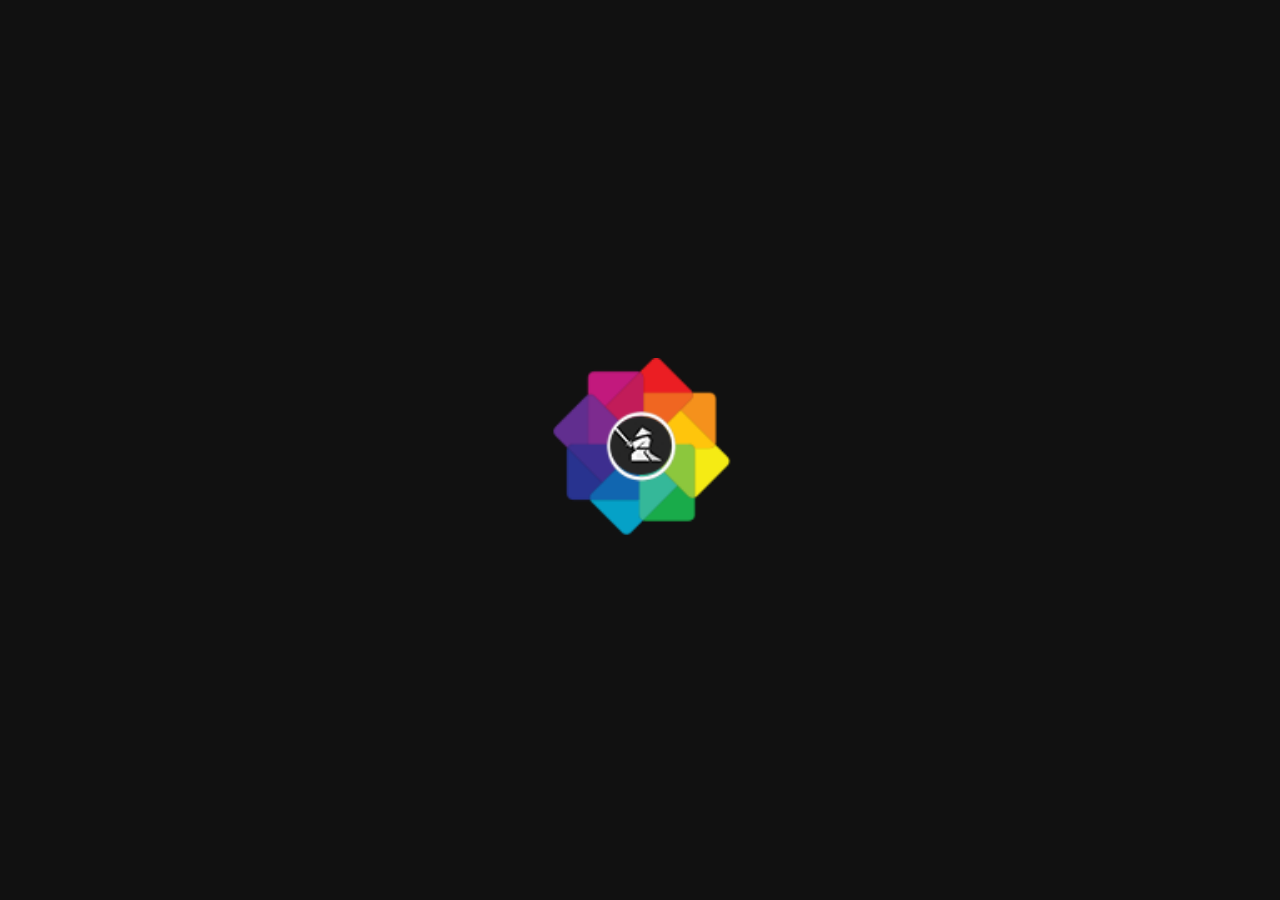
<file: coming_soon.html>
<!DOCTYPE html>
<html lang="en">


<!-- Mirrored from netgon.net/artstyles/oliver/new/dark/index.html by HTTrack Website Copier/3.x [XR&CO'2014], Sun, 28 Jun 2020 15:24:44 GMT -->
<head>
    <meta charset="utf-8" />
    <title>photocomptia</title>

	<!-- Meta Data -->
	<meta http-equiv="X-UA-Compatible" content="IE=edge">
	<meta name="viewport" content="width=device-width, initial-scale=1">
    <meta name="author" content="Team" />
    <meta name="keywords" content="Photo Competions and Events" />
    <meta name="description" content="Participate in the event and win exciting prizes." />

	<!-- Favicons -->
	<link rel="apple-touch-icon" sizes="144x144" href="images/favicons/apple-touch-icon-144x144.png">
	<link rel="apple-touch-icon" sizes="114x114" href="images/favicons/apple-touch-icon-114x114.png">
	<link rel="apple-touch-icon" sizes="72x72" href="images/favicons/apple-touch-icon-72x72.png">
	<link rel="apple-touch-icon" sizes="57x57" href="images/favicons/apple-touch-icon-57x57.png">
	<link rel="shortcut icon" href="images/favicons/favicon.png" type="image/png">

    <!-- Styles -->
	<link rel="stylesheet" type="text/css" href="style/style.css"/>

	<!-- Modernizr -->
	<script src="js/modernizr.custom.js" type="text/javascript"></script>
	
</head>
<body>
    <div class="loading animated">
	    <div class="loading-wrap animated bounceInLeft">
		    <img class="logotype animated infinite bounceIn" src="img/logo1.png" alt="logo">
	    </div>
	</div>
	
   <!-- Header -->
	<nav class="navbar animated slideInDown">
        <div class="navbar-left">
            <a href="index.html">
                <img class="logotype" src="img/logo1.png" alt="logo">
			</a>
        </div>
		<div id="open-overlay-nav" class="hamburger">
            <span class="hamburger__line"></span>
            <span class="hamburger__line"></span>
            <span class="hamburger__line"></span>
			<span class="hamburger__text">Menu</span>
        </div>
	</nav>
	<!-- /Header -->

	<!-- Coming Soon -->
    <section class="section section-bg section-onescreen" style="background-image: url(img/23_image.jpg);">
	    <div class="container container-flex">
		    <div class="row justify-content-center">
			    <div class="col-12 col-md-12 col-lg-9">
			      <h2 class="title title__h2 title_center title_normal"><span class="reveal reveal_gray">Contest will begin soon. Till then subscribe to get updates of the events.</span></h2>
				  <p>
				</div>
                <div class="col-lg-12">
			        <div class="form-group">
				        <form class="subscribe-form" data-toggle="validator">
				            <div class="subscribe-form__inner">
					            <input type="email" class="form-control _big email_valid" placeholder="Enter your email address" required data-error="Please, enter your email.">
					            <button type="submit" class="btn-subscribe">OK</button>
					        </div>
					        <div id="validator-subscribe" class="hidden"></div>
				        </form>
			        </div>
				</div>
			</div>
		</div>

	    <div class="container footer text-center">
		    <div class="row">
			    
			    <div class="col-md-6 col-lg-4">
				    <h5 class="title title__h6 text_uppercase">Get in touch</h5>
				    <ul class="footer__contacts list-unstyled">
					    <li>E.: photocomptia@gmail.com</li>
                        
				    </ul>
				</div>
			    <div class="col-md-6 col-lg-4">
				    <h5 class="title title__h6 text_uppercase">Social</h5>
				    <ul class="footer__contacts list-unstyled">
					    <li>Connect with me on <a class="link_decoration" href="#">facebook</a>,<a class="link_decoration" href="#">twitter</a> or <a class="link_decoration" href="#">instagrem</a></li>
				    </ul>
				</div>
			</div>
		</div>
	</section>
    <!-- /Coming Soon -->

	<!-- Overlay Menu -->
	<div class="popup popup__menu">
	    <div class="popup-inner">
            <div class="dl-menu__wrap dl-menuwrapper">
                <ul class="dl-menu dl-menuopen">
					<li>
					    <a href="index.html">Home</a>
				    </li>
				    <li>
						
						    <li><a href="about.html">About Us</a></li>
					<!--    <li><a href="about_onescreen.html">Our Team</a></li>    -->	
					    
					</li>

					<li>
						<a href="blog_single_image.html"> Current Events</a>
					</li>
					<li>
					    Eve<a href="event_gallery.html">Event Gallery </a>
				    </li>
		   		<!--	<li>
					    <a href="blog.html">Our Services</i></a>
				    </li>    -->	
					<li><a href="contact.html">Contact Us</a></li>
					<li><a href="signup.php">Signup/login</a></li>
				<!--    <li>
					    <a href="#">Socials <i class="fa fa-angle-down" aria-hidden="true"></i></a>
					    <ul class="dl-submenu">
						    <li><a href="about_onescreen.html">About Onescreen</a></li>
							<li><a href="coming_soon.html">Coming Soon</a></li>
						    <li><a href="page_error.html">Page Error</a></li>
							<li><a href="page_error_v2.html">Page Error v2</a></li>
						    <li><a href="nav_v2.html">Menu v2</a></li>
					    </ul>
				    </li> -->	
			    </ul>
		    </div>
	    </div>
	</div>
	<!-- /Overlay Menu -->
	<!-- JavaScripts -->
	<script src="js/jquery-3.1.1.min.js" type="text/javascript"></script>
	<script src="js/plugins.js" type="text/javascript"></script>
    <script src="js/common.js" type="text/javascript"></script>

</body>

<!-- Mirrored from netgon.net/artstyles/oliver/new/dark/coming_soon.html by HTTrack Website Copier/3.x [XR&CO'2014], Sun, 28 Jun 2020 15:27:50 GMT -->
</html>
</file>
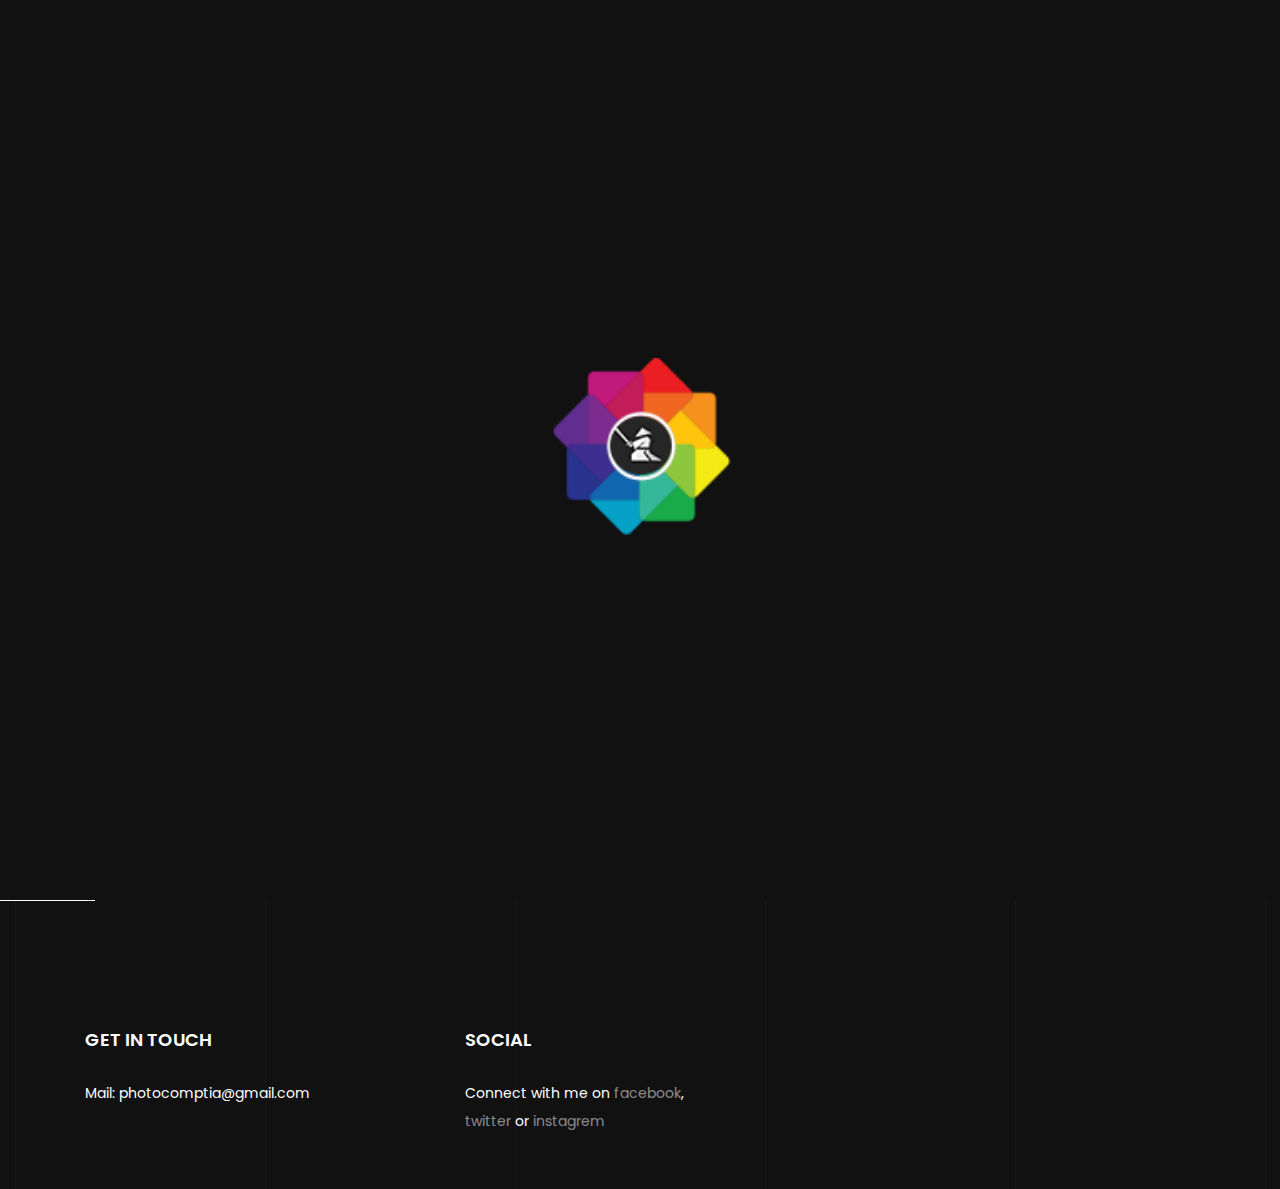
<file: contact.html>
<!DOCTYPE html>
<html lang="en">


<!-- Mirrored from netgon.net/artstyles/oliver/new/dark/index.html by HTTrack Website Copier/3.x [XR&CO'2014], Sun, 28 Jun 2020 15:24:44 GMT -->
<head>
    <meta charset="utf-8" />
    <title>photocomptia</title>

	<!-- Meta Data -->
	<meta http-equiv="X-UA-Compatible" content="IE=edge">
	<meta name="viewport" content="width=device-width, initial-scale=1">
    <meta name="author" content="Team" />
    <meta name="keywords" content="Photo Competions and Events" />
    <meta name="description" content="Participate in the event and win exciting prizes." />

	<!-- Favicons -->
	<link rel="apple-touch-icon" sizes="144x144" href="images/favicons/apple-touch-icon-144x144.png">
	<link rel="apple-touch-icon" sizes="114x114" href="images/favicons/apple-touch-icon-114x114.png">
	<link rel="apple-touch-icon" sizes="72x72" href="images/favicons/apple-touch-icon-72x72.png">
	<link rel="apple-touch-icon" sizes="57x57" href="images/favicons/apple-touch-icon-57x57.png">
	<link rel="shortcut icon" href="images/favicons/favicon.png" type="image/png">

    <!-- Styles -->
	<link rel="stylesheet" type="text/css" href="style/style.css"/>

	<!-- Modernizr -->
	<script src="js/modernizr.custom.js" type="text/javascript"></script>
	
</head>
<body>
    <div class="loading animated">
	    <div class="loading-wrap animated bounceInLeft">
		    <img class="logotype animated infinite bounceIn" src="img/logo1.png" alt="logo">
	    </div>
	</div>
	
    <!-- Header -->
	<nav class="navbar animated slideInDown">
        <div class="navbar-left">
            <a href="index.html">
                <img class="logotype" src="img/logo1.png" alt="logo">
			</a>
        </div>
		<div id="open-overlay-nav" class="hamburger">
            <span class="hamburger__line"></span>
            <span class="hamburger__line"></span>
            <span class="hamburger__line"></span>
			<span class="hamburger__text">Menu</span>
        </div>
	</nav>
	<!-- /Header -->

	<!-- Contact -->
	<section class="section section-contact section-onescreen">
	    <div class="container">	
		    <div class="row">
			    <div class="col-lg-12">
				    <h2 class="title__section title__h1 title_horizontal-line"><span class="reveal reveal_gray">Let’s chat.</span></h2>
			    </div>
			</div>
            <div class="row">
			    <div class="col-lg-4">
                    <p class="text-block">Please provide your valuable feedback.<br>You can also tell us about new contest ideas or any other suggestions.</p>
					<a id="open-popup" class="btn btn__contact" href="#">Leave a message</a>
				</div>
				
	   
			
		</div>	
	</section>
			    
			
		    <footer class="footer">
	    
				<div class="container">
					<div class="row">
					   
						
						<div class="col-md-6 col-lg-4">
							<h5 class="title title__h6 text_uppercase">Get in touch</h5>
							<ul class="footer__contacts list-unstyled">
								<li>Mail: photocomptia@gmail.com</li>
							   
							</ul>
						</div>
						<div class="col-md-6 col-lg-4">
							<h5 class="title title__h6 text_uppercase">Social</h5>
							<ul class="footer__contacts list-unstyled">
								<li>Connect with me on <a class="link_decoration" href="#">facebook</a>,<br/><a class="link_decoration" href="#">twitter</a> or <a class="link_decoration" href="#">instagrem</a></li>
							</ul>
						</div>
					</div>
				</div>
			</footer>
		<div class="text-decoration text-decoration_bottom" data-100-start="transform[swing]:translateY(100px)" data--800-top="transform[swing]:translateY(-100px)">Contact</div>
	</section>
    <!-- /Contact -->
	
	<!-- Overlay Menu -->
	<div class="popup popup__menu">
	    <div class="popup-inner">
            <div class="dl-menu__wrap dl-menuwrapper">
                <ul class="dl-menu dl-menuopen">
					<li>
					    <a href="index.html">Home</a>
				    </li>
				    <li>
						
						    <li><a href="about.html">About Us</a></li>
					<!--    <li><a href="about_onescreen.html">Our Team</a></li>    -->	
					    
					</li>

					<li>
						<a href="blog_single_image.html"> Current Events</a>
					</li>
					<li>
					    Eve<a href="event_gallery.html">Event Gallery </a>
				    </li>
		   		<!--	<li>
					    <a href="blog.html">Our Services</i></a>
				    </li>    -->	
					<li><a href="contact.html">Contact Us</a></li>
					<li><a href="signup.php">Signup/login</a></li>
				<!--    <li>
					    <a href="#">Socials <i class="fa fa-angle-down" aria-hidden="true"></i></a>
					    <ul class="dl-submenu">
						    <li><a href="about_onescreen.html">About Onescreen</a></li>
							<li><a href="coming_soon.html">Coming Soon</a></li>
						    <li><a href="page_error.html">Page Error</a></li>
							<li><a href="page_error_v2.html">Page Error v2</a></li>
						    <li><a href="nav_v2.html">Menu v2</a></li>
					    </ul>
				    </li> -->	
			    </ul>
		    </div>
	    </div>
	</div>
	<!-- /Overlay Menu -->
	
	<!-- Contact Form -->
	<div class="popup popup-overlay">
	    <button id="close-popup" class="popup__btn-close" aria-label="Close">close</button>
	    <div class="popup-inner">
		    <form id="contact-form" data-toggle="validator">
			    <div class="container container_md">
			        <div class="row">
				        <div class="col-lg-6">
                            <div class="form-group">
						        <label for="firstName" class="label">First Name *</label>
                                <input type="text" class="form-control input" id="firstName" required data-error="Please, enter your first name." autocomplete="off">
						    </div>
				        </div>
				        <div class="col-lg-6">
                            <div class="form-group">
						        <label for="lastName" class="label">Last Name *</label>
                                <input type="text" class="form-control input" id="lastName" required data-error="Please, enter your last name." autocomplete="off">
						    </div>
				        </div>
			        </div>
			        <div class="row">
				        <div class="col-lg-6">
                            <div class="form-group">
						        <label for="email" class="label">Email *</label>
                                <input type="email" class="form-control input" id="email" required data-error="Please, enter your email." autocomplete="off">
						    </div>
				        </div>
				        <div class="col-lg-6">
                            <div class="form-group">
						        <label for="phone" class="label">Phone *</label>
                                <input type="tel" class="form-control input" id="phone" required data-error="Please, enter your phone." autocomplete="off">
						    </div>
				        </div>
			        </div>
                    <div class="row">
				        <div class="col-lg-12">
					        <div class="form-group">
						        <label for="message" class="label">Your Message ... *</label>
						        <textarea class="form-control input" id="message" rows="3" required data-error="Please, enter message."></textarea>
						    </div>
					        <div class="btn-block text-center">
							    <button type="submit" class="btn">Send Message</button>
							    <div id="validator-contact" class="hidden"></div>
						    </div>
				        </div>
			        </div>
			    </div>
            </form>
	    </div>
	</div>
	<!-- /Contact Form -->
	
	<!-- JavaScripts -->
	<script src="js/jquery-3.1.1.min.js" type="text/javascript"></script>
	<script src="js/plugins.js" type="text/javascript"></script>
    <script src="js/common.js" type="text/javascript"></script>
	
    <!-- Google Maps 
	<script src="https://maps.googleapis.com/maps/api/js?key=AIzaSyCRGVSzcdx25I5nhL5gzJwnaw3Q5vDHiGI"></script>
	<script src="js/map.init.js"></script>
	-->
</body>

<!-- Mirrored from netgon.net/artstyles/oliver/new/dark/contact.html by HTTrack Website Copier/3.x [XR&CO'2014], Sun, 28 Jun 2020 15:27:38 GMT -->
</html>
</file>
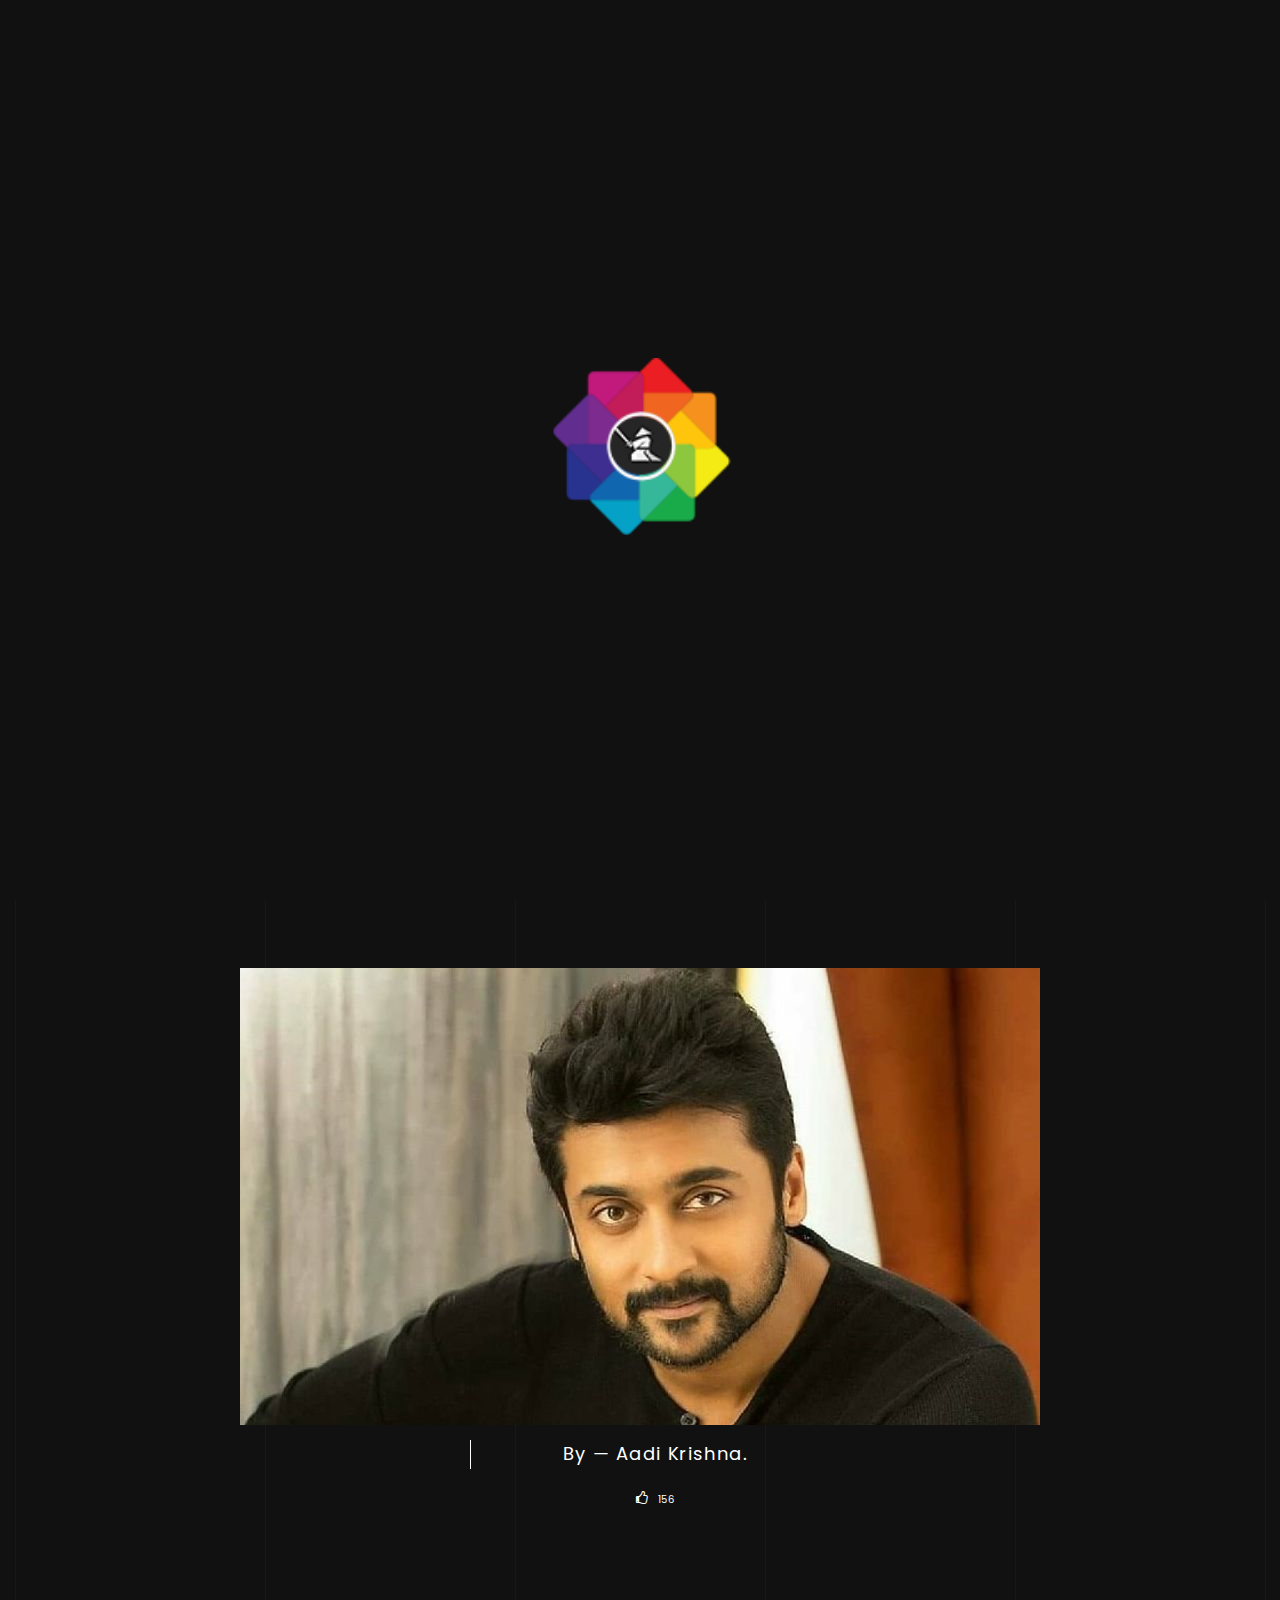
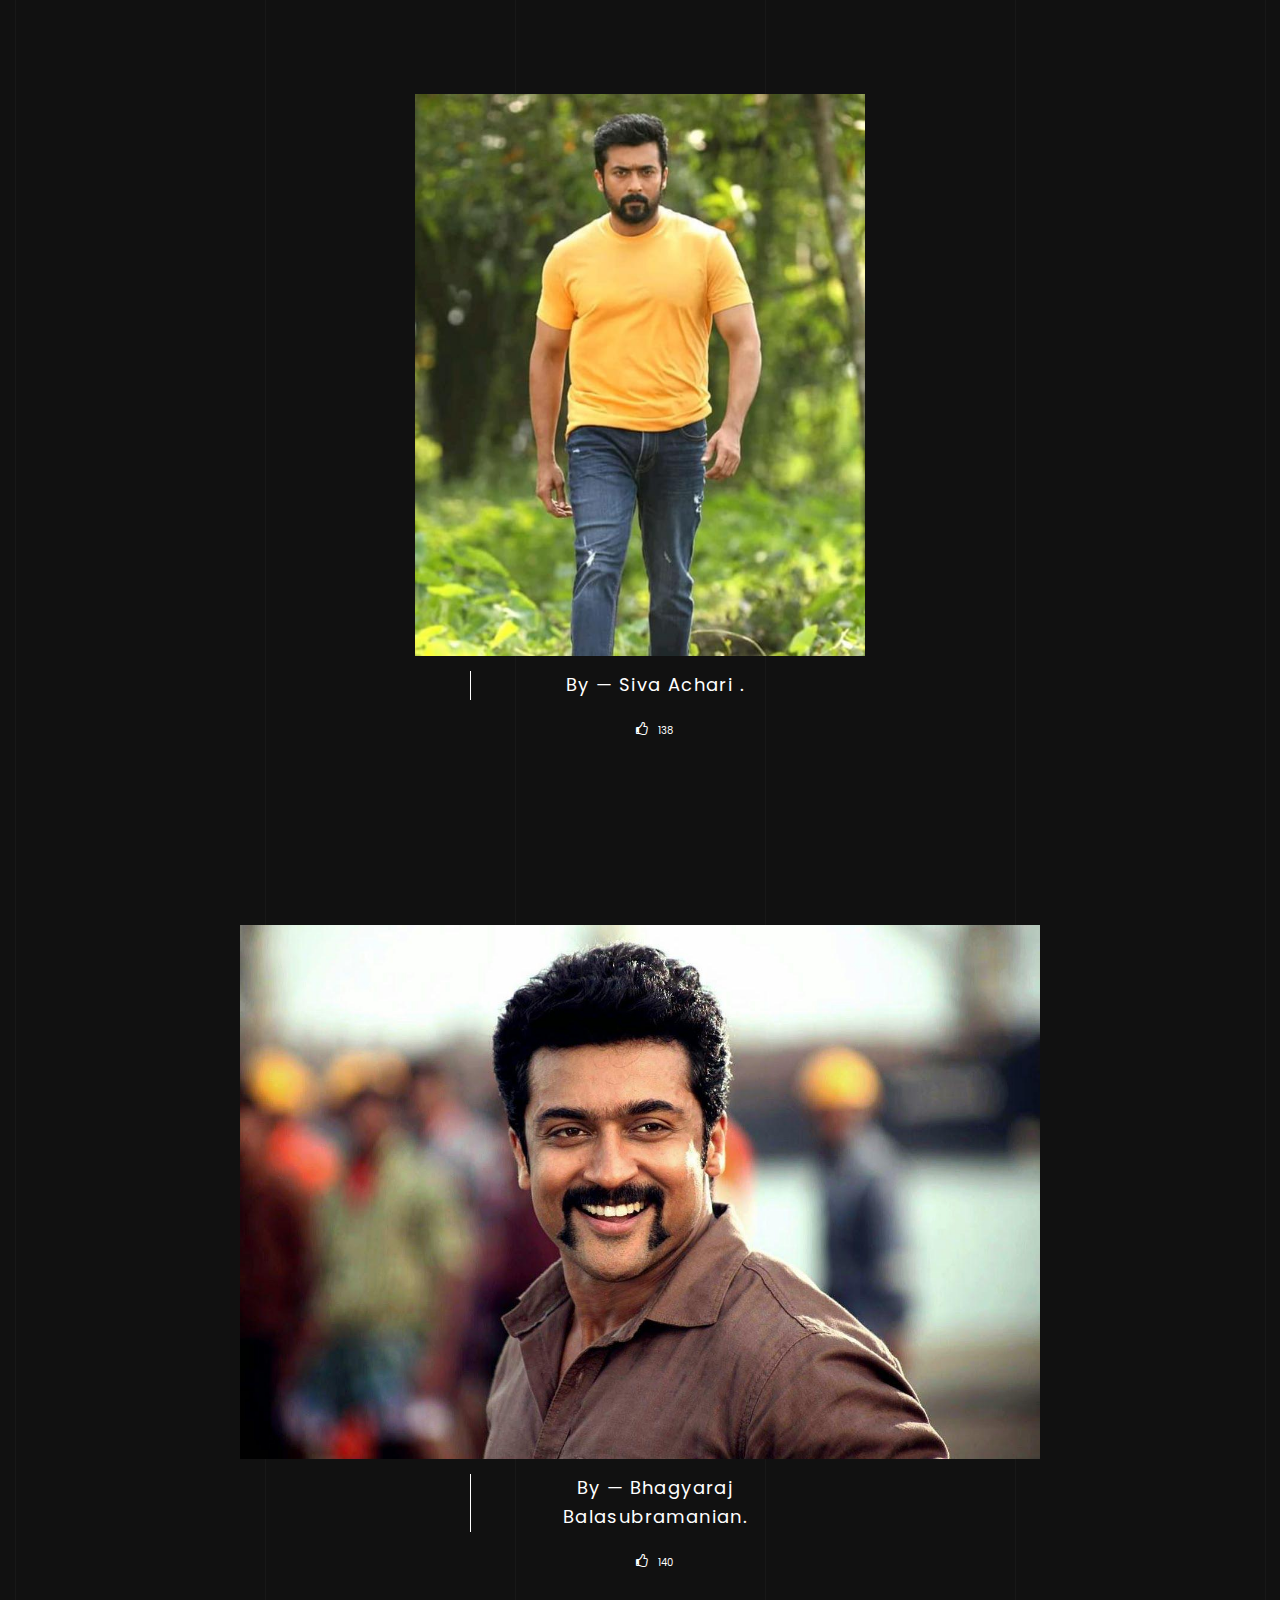
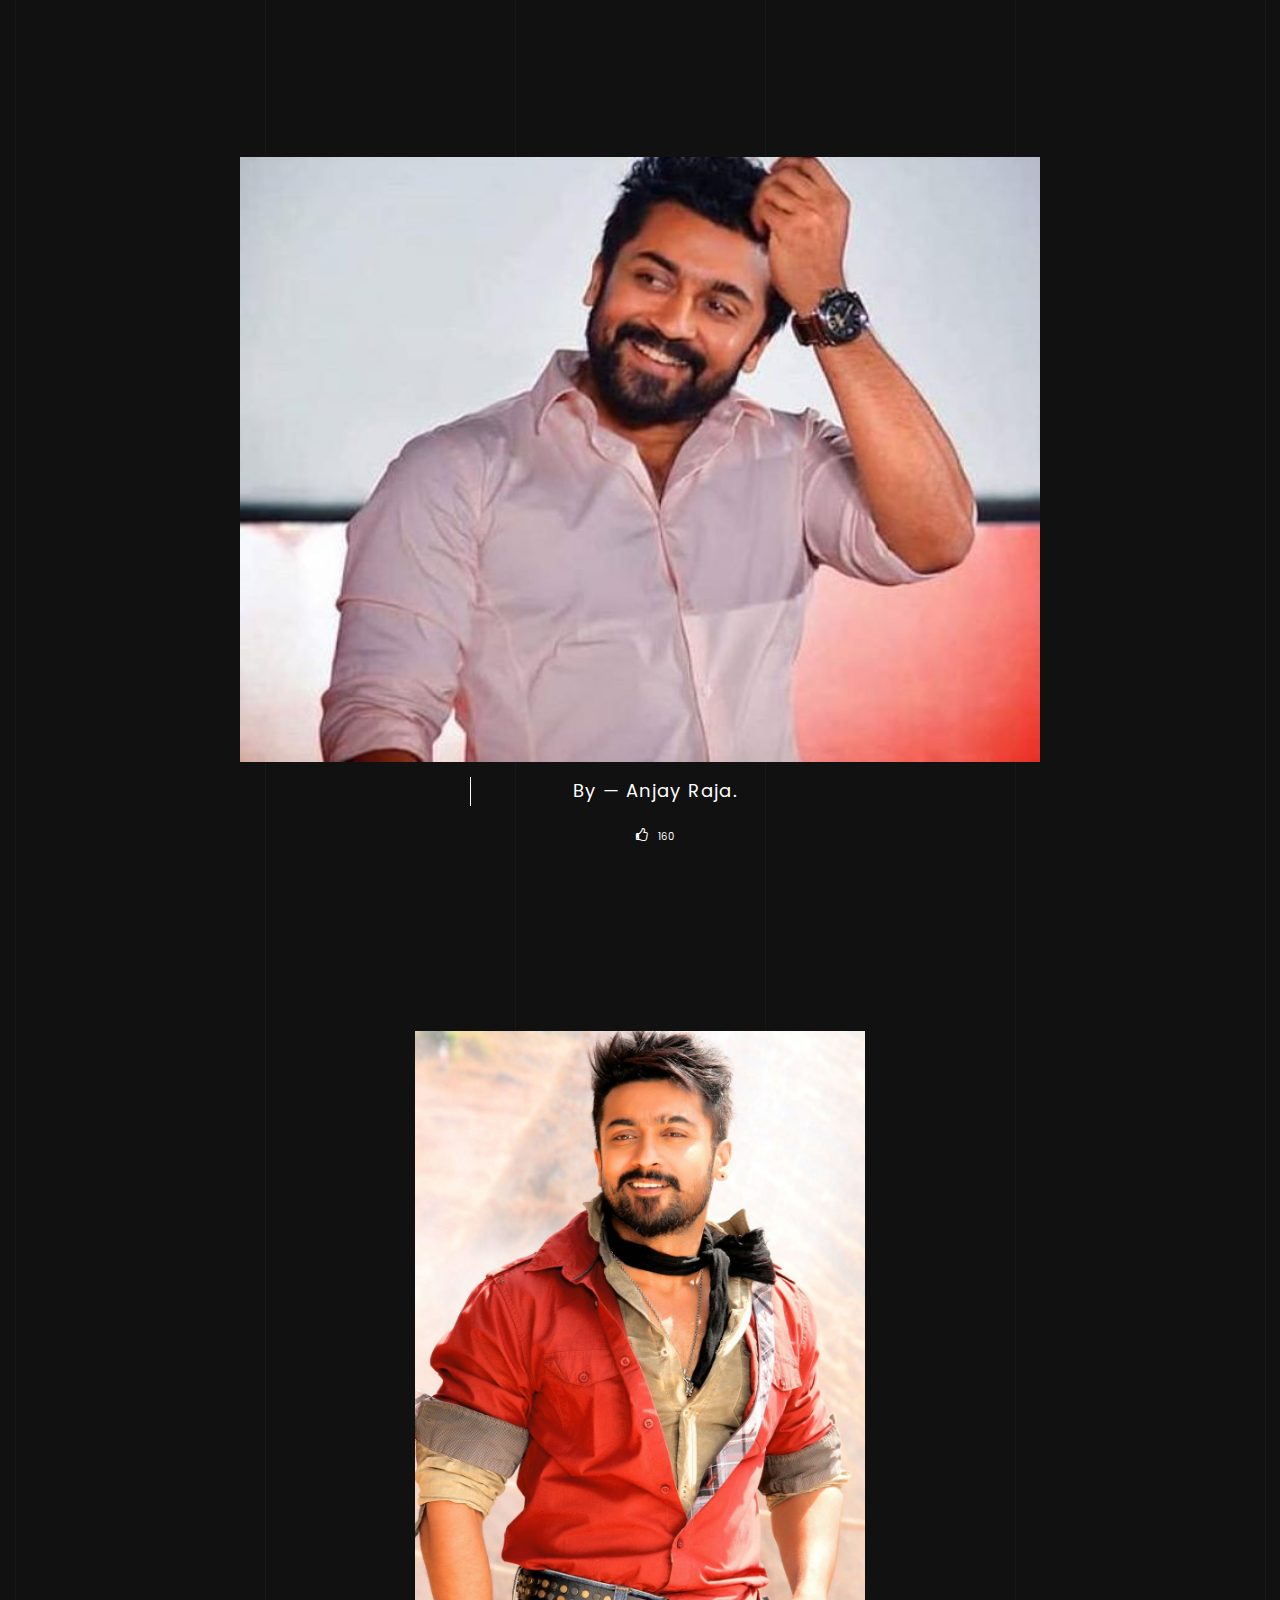
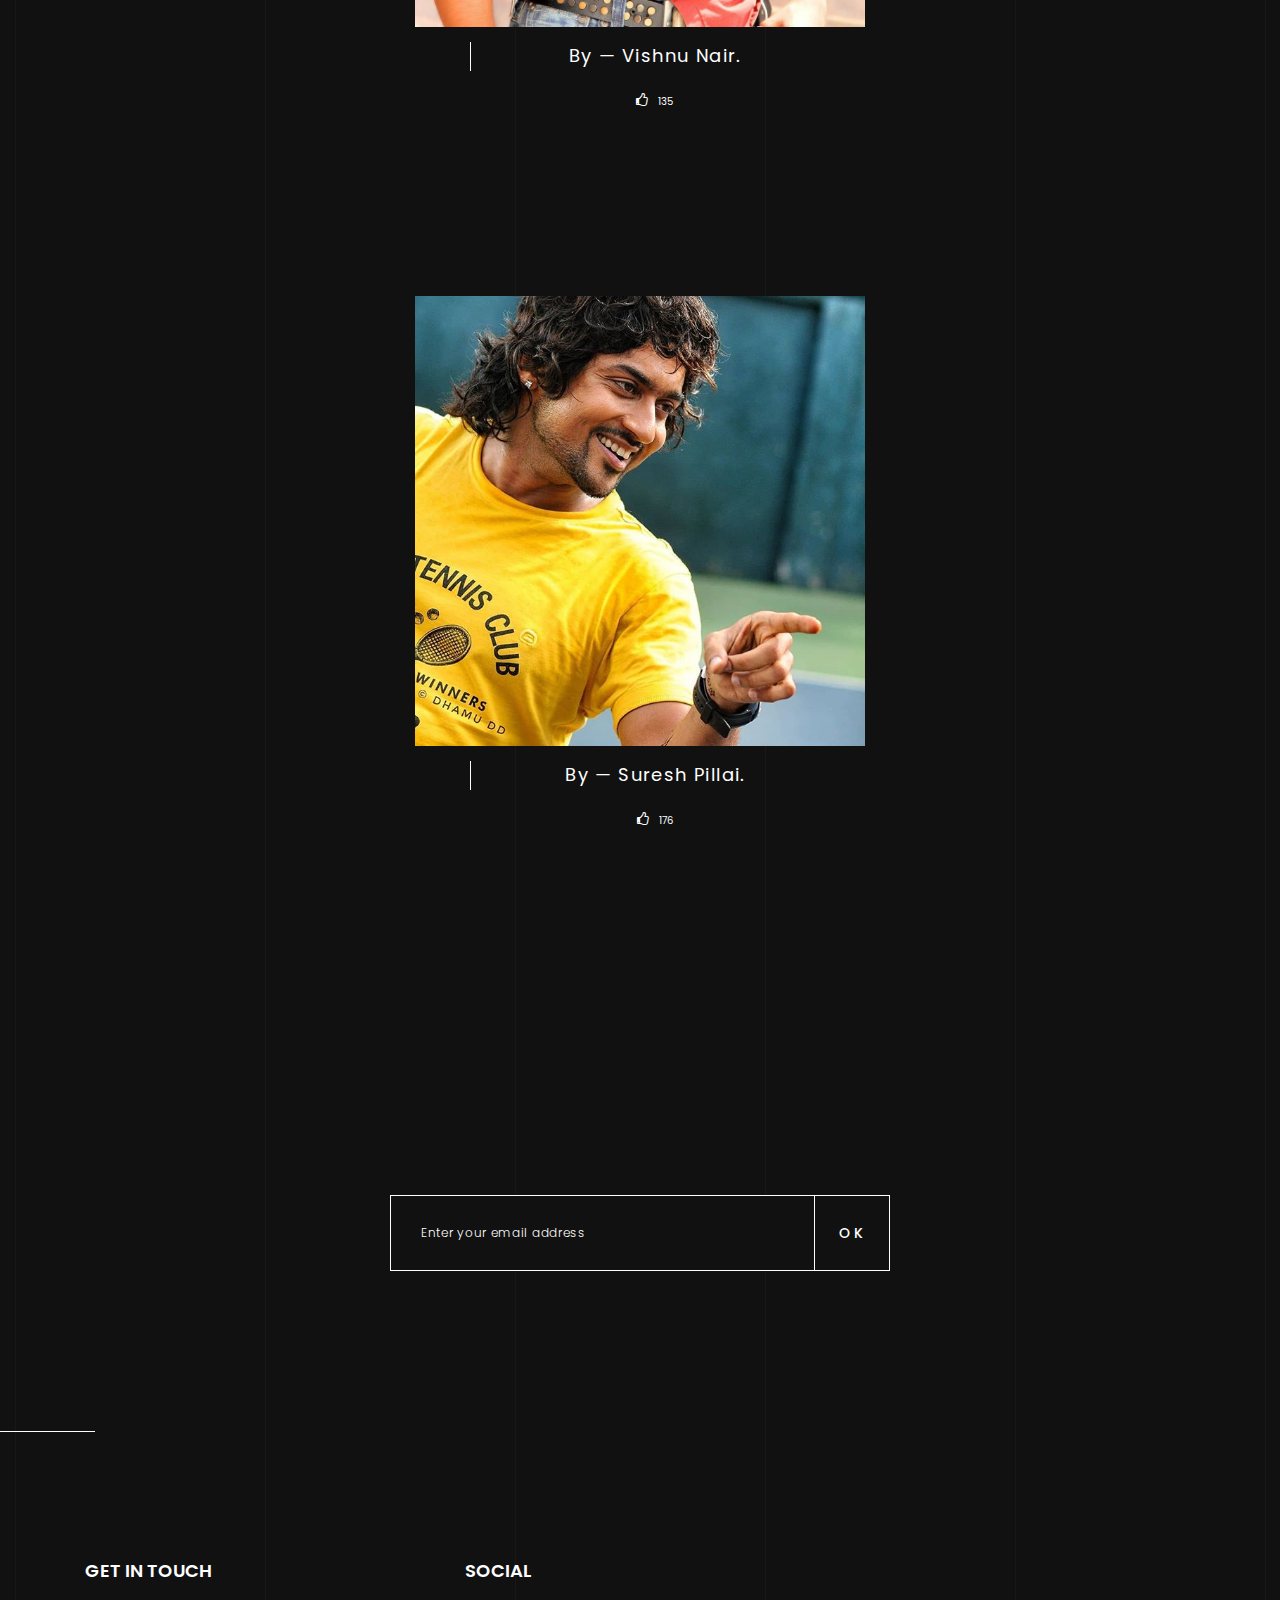
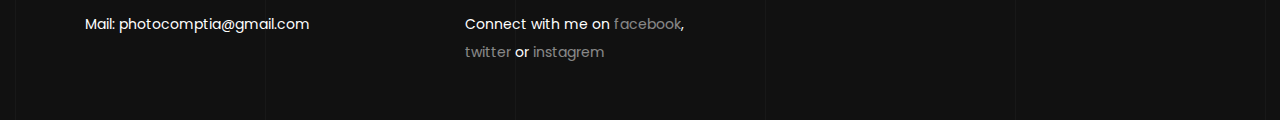
<file: event_gallery.html>
<!DOCTYPE html>
<html lang="en">


<!-- Mirrored from netgon.net/artstyles/oliver/new/dark/index.html by HTTrack Website Copier/3.x [XR&CO'2014], Sun, 28 Jun 2020 15:24:44 GMT -->
<head>
    <meta charset="utf-8" />
    <title>photocomptia</title>

	<!-- Meta Data -->
	<meta http-equiv="X-UA-Compatible" content="IE=edge">
	<meta name="viewport" content="width=device-width, initial-scale=1">
    <meta name="author" content="Team" />
    <meta name="keywords" content="Photo Competions and Events" />
    <meta name="description" content="Participate in the event and win exciting prizes." />

	<!-- Favicons -->
	<link rel="apple-touch-icon" sizes="144x144" href="images/favicons/apple-touch-icon-144x144.png">
	<link rel="apple-touch-icon" sizes="114x114" href="images/favicons/apple-touch-icon-114x114.png">
	<link rel="apple-touch-icon" sizes="72x72" href="images/favicons/apple-touch-icon-72x72.png">
	<link rel="apple-touch-icon" sizes="57x57" href="images/favicons/apple-touch-icon-57x57.png">
	<link rel="shortcut icon" href="images/favicons/favicon.png" type="image/png">

    <!-- Styles -->
	<link rel="stylesheet" type="text/css" href="style/style.css"/>

	<!-- Modernizr -->
	<script src="js/modernizr.custom.js" type="text/javascript"></script>
	
</head>
<body>
    <div class="loading animated">
	    <div class="loading-wrap animated bounceInLeft">
		    <img class="logotype animated infinite bounceIn" src="img/logo1.png" alt="logo">
	    </div>
	</div>
	
    <!-- Header -->
	<nav class="navbar animated slideInDown">
        <div class="navbar-left">
            <a href="index.html">
                <img class="logotype" src="img/logo1.png" alt="logo">
			</a>
        </div>
		<div id="open-overlay-nav" class="hamburger">
            <span class="hamburger__line"></span>
            <span class="hamburger__line"></span>
            <span class="hamburger__line"></span>
			<span class="hamburger__text">Menu</span>
        </div>
	</nav>
    <!-- /Header -->
    
    <section class="section section_top-space-230 section_first">
	    <div class="container">
		    <!-- Filter --
		    <ul class="filter-categories">
			    <li class="filter-categories__item"><a href="#">All</a></li>
				<li class="filter-categories_item filter-categories_item_current"><a href="#">Inspiration</a></li>
				<li class="filter-categories__item"><a href="#">Models</a></li>
				<li class="filter-categories__item"><a href="#">Events</a></li>
				<li class="filter-categories__item"><a href="#">Work</a></li>
			</ul>
			<!-- /Filter -->

		    <!-- Main Post -->
			<article class="item-news item-news__main">
					<header class="item-news__header">
					    <h5 class="title_h6 title_overhead">Happy Birthday !</h5>
					    <h2 class="title title__h1">Fan Contest — Suriya.</h2>
					</header>
				<!--	<figure class="media-content">
					    <span class="reveal">
						    <img class="news-image" src="img/suriya.jpg" alt="News">
					    </span>
                    </figure>       -->
                         
					<div class="item-news_paragraph item-news_paragraph_line">
					  	<p> Its Suriya's Birthday On 23/07/2020, so here what we can do. </p>
						<p>Put up the best photo of suriya and get maximum like on his photo so that you can win 5000 INR on his birthday. You can see the more details in "Read More" below.</p>
                     <center>
						<footer class="item-news__footer">
					        <a class="btn" href="blog_single_image.html">Read More</a>
                        </footer>
                    </center>
                    </div>
                       
			</article>
			<!-- /Main Post -->
 
    <!-- Event Images-->
        <center>
            <!-- Post Quote -->
					<article class="item-news item-news__masonry">
                        <blockquote class="block-quote block-quote_center">
					        <p>Heros Come And Go...<br>But Legends Are Forever.</p>
					    </blockquote>
					</article>
				<!-- /Post Quote -->

            <br><br>
       <img src="img/suriya-1.jpg" width="800" >
       <article class="item-news item-news__masonry">
       
        <header class="item-news__header">

            <h2 class="title title__h6"><a href="blog_single_image.html">By — Aadi Krishna.</a></h2>
        </header>
        <footer class="item-news__footer">
            <ul class="item-details">
                
                <li><i onclick="myFunction(this)" class="fa fa-thumbs-o-up" aria-hidden="true"></i><span>156</span></li>
            </ul>
        </footer>
    </article>

    
    <br><br><br><br>
    <img src="img/suriya-2.jpg" width="450" > 
    <article class="item-news item-news__masonry">
    
     <header class="item-news__header">

         <h2 class="title title__h6"><a href="blog_single_image.html">By — Siva Achari .</a></h2>
     </header>
     <footer class="item-news__footer">
         <ul class="item-details">
             
             <li><i onclick="myFunction(this)" class="fa fa-thumbs-o-up" aria-hidden="true"></i><span>138</span></li>
         </ul>
     </footer>
 </article>

 
 <br><br><br><br>
 <img src="img/suriya-3.jpg" width="800" >
 <article class="item-news item-news__masonry">
 
  <header class="item-news__header">

      <h2 class="title title__h6"><a href="blog_single_image.html">By — Bhagyaraj Balasubramanian.</a></h2>
  </header>
  <footer class="item-news__footer">
      <ul class="item-details">
          
          <li><i onclick="myFunction(this)" class="fa fa-thumbs-o-up" aria-hidden="true"></i><span>140</span></li>
      </ul>
  </footer>
</article>


<br><br><br><br>
<img src="img/suriya-4.jfif" width="800" >
<article class="item-news item-news__masonry">

 <header class="item-news__header">

     <h2 class="title title__h6"><a href="blog_single_image.html">By — Anjay Raja.</a></h2>
 </header>
 <footer class="item-news__footer">
     <ul class="item-details">
         
         <li><i onclick="myFunction(this)" class="fa fa-thumbs-o-up" aria-hidden="true"></i><span>160</span></li>
     </ul>
 </footer>
</article>


<br><br><br><br>
<img src="img/suriya-5.jpg" width="450" >
<article class="item-news item-news__masonry">

 <header class="item-news__header">

     <h2 class="title title__h6"><a href="blog_single_image.html">By — Vishnu Nair.</a></h2>
 </header>
 <footer class="item-news__footer">
     <ul class="item-details">
         
         <li><i onclick="myFunction(this)" class="fa fa-thumbs-o-up" aria-hidden="true"></i><span>135</span></li>
     </ul>
 </footer>
</article>

<br><br><br><br>
<img src="img/suriya-6.jpg" width="450" >
<article class="item-news item-news__masonry">

 <header class="item-news__header">

     <h2 class="title title__h6"><a href="blog_single_image.html">By — Suresh Pillai.</a></h2>
 </header>
 <footer class="item-news__footer">
     <ul class="item-details">
         
         <li><i onclick="myFunction(this)" class="fa fa-thumbs-o-up" aria-hidden="true"></i><span>176</span></li>
     </ul>
 </footer>
</article>


    </center>
</div>
</section>
    <!-- /Event Images-->

       <!-- Newsletter -->
	<section class="section section-newsletter">
	    <div class="container">
		    <div class="row justify-content-center">
			    <div class="col-12 col-lg-9 section__header-wrap">
			      <h2 class="title title__h2 title_center title_normal"><span class="reveal reveal_gray">Sign up for our newsletter to receive new event updates.</span></h2>
				</div>
			</div>

			<div class="form-group">
				<form class="subscribe-form" data-toggle="validator">
				    <div class="subscribe-form__inner">
					    <input type="email" class="form-control _big email_valid" placeholder="Enter your email address" required data-error="Please, enter your email.">
					    <button type="submit" class="btn-subscribe">OK</button>
					</div>
					<div id="validator-subscribe" class="hidden"></div>
				</form>
			</div>
		</div>
	</section>
	<!-- /Newsletter -->

	<footer class="footer">

		<div class="container">
		    <div class="row">


			    <div class="col-md-6 col-lg-4">
				    <h5 class="title title__h6 text_uppercase">Get in touch</h5>
				    <ul class="footer__contacts list-unstyled">
					    <li>Mail: photocomptia@gmail.com</li>

				    </ul>
				</div>
			    <div class="col-md-6 col-lg-4">
				    <h5 class="title title__h6 text_uppercase">Social</h5>
				    <ul class="footer__contacts list-unstyled">
					    <li>Connect with me on <a class="link_decoration" href="#">facebook</a>,<br/><a class="link_decoration" href="#">twitter</a> or <a class="link_decoration" href="#">instagrem</a></li>
				    </ul>
				</div>
			</div>
		</div>
	</footer>

	<!-- Overlay Menu -->
	<div class="popup popup__menu">
	    <div class="popup-inner">
            <div class="dl-menu__wrap dl-menuwrapper">
                <ul class="dl-menu dl-menuopen">
			    <li>	<a href="index.html">Home</a>
				</li>
				<li>

						<li><a href="about.html">About Us</a></li>
				<!--    <li><a href="about_onescreen.html">Our Team</a></li>    -->

				</li>

				<li>
					<a href="blog_single_image.html"> Current Events</a>
				</li>
				<li>
					Eve<a href="event_gallery.html">Event Gallery </a>
				</li>
			   <!--	<li>
					<a href="blog.html">Our Services</i></a>
				</li>    -->
				<li><a href="contact.html">Contact Us</a></li>
				<li><a href="signup.php">Signup/login</a></li>
				<!--    <li>
					    <a href="#">Socials <i class="fa fa-angle-down" aria-hidden="true"></i></a>
					    <ul class="dl-submenu">
						    <li><a href="about_onescreen.html">About Onescreen</a></li>
							<li><a href="coming_soon.html">Coming Soon</a></li>
						    <li><a href="page_error.html">Page Error</a></li>
							<li><a href="page_error_v2.html">Page Error v2</a></li>
						    <li><a href="nav_v2.html">Menu v2</a></li>
					    </ul>
				    </li> -->
			    </ul>
		    </div>
	    </div>
	</div>
	<!-- /Overlay Menu -->





<script>
  function myFunction(x) {
  x.classList.toggle("fa-thumbs-up");
}</script>


	<!-- JavaScripts -->
	<script src="js/jquery-3.1.1.min.js" type="text/javascript"></script>
	<script src="js/plugins.js" type="text/javascript"></script>
    <script src="js/common.js" type="text/javascript"></script>

</body>

<!-- Mirrored from netgon.net/artstyles/oliver/new/dark/blog.html by HTTrack Website Copier/3.x [XR&CO'2014], Sun, 28 Jun 2020 15:27:34 GMT -->
</html>
</file>
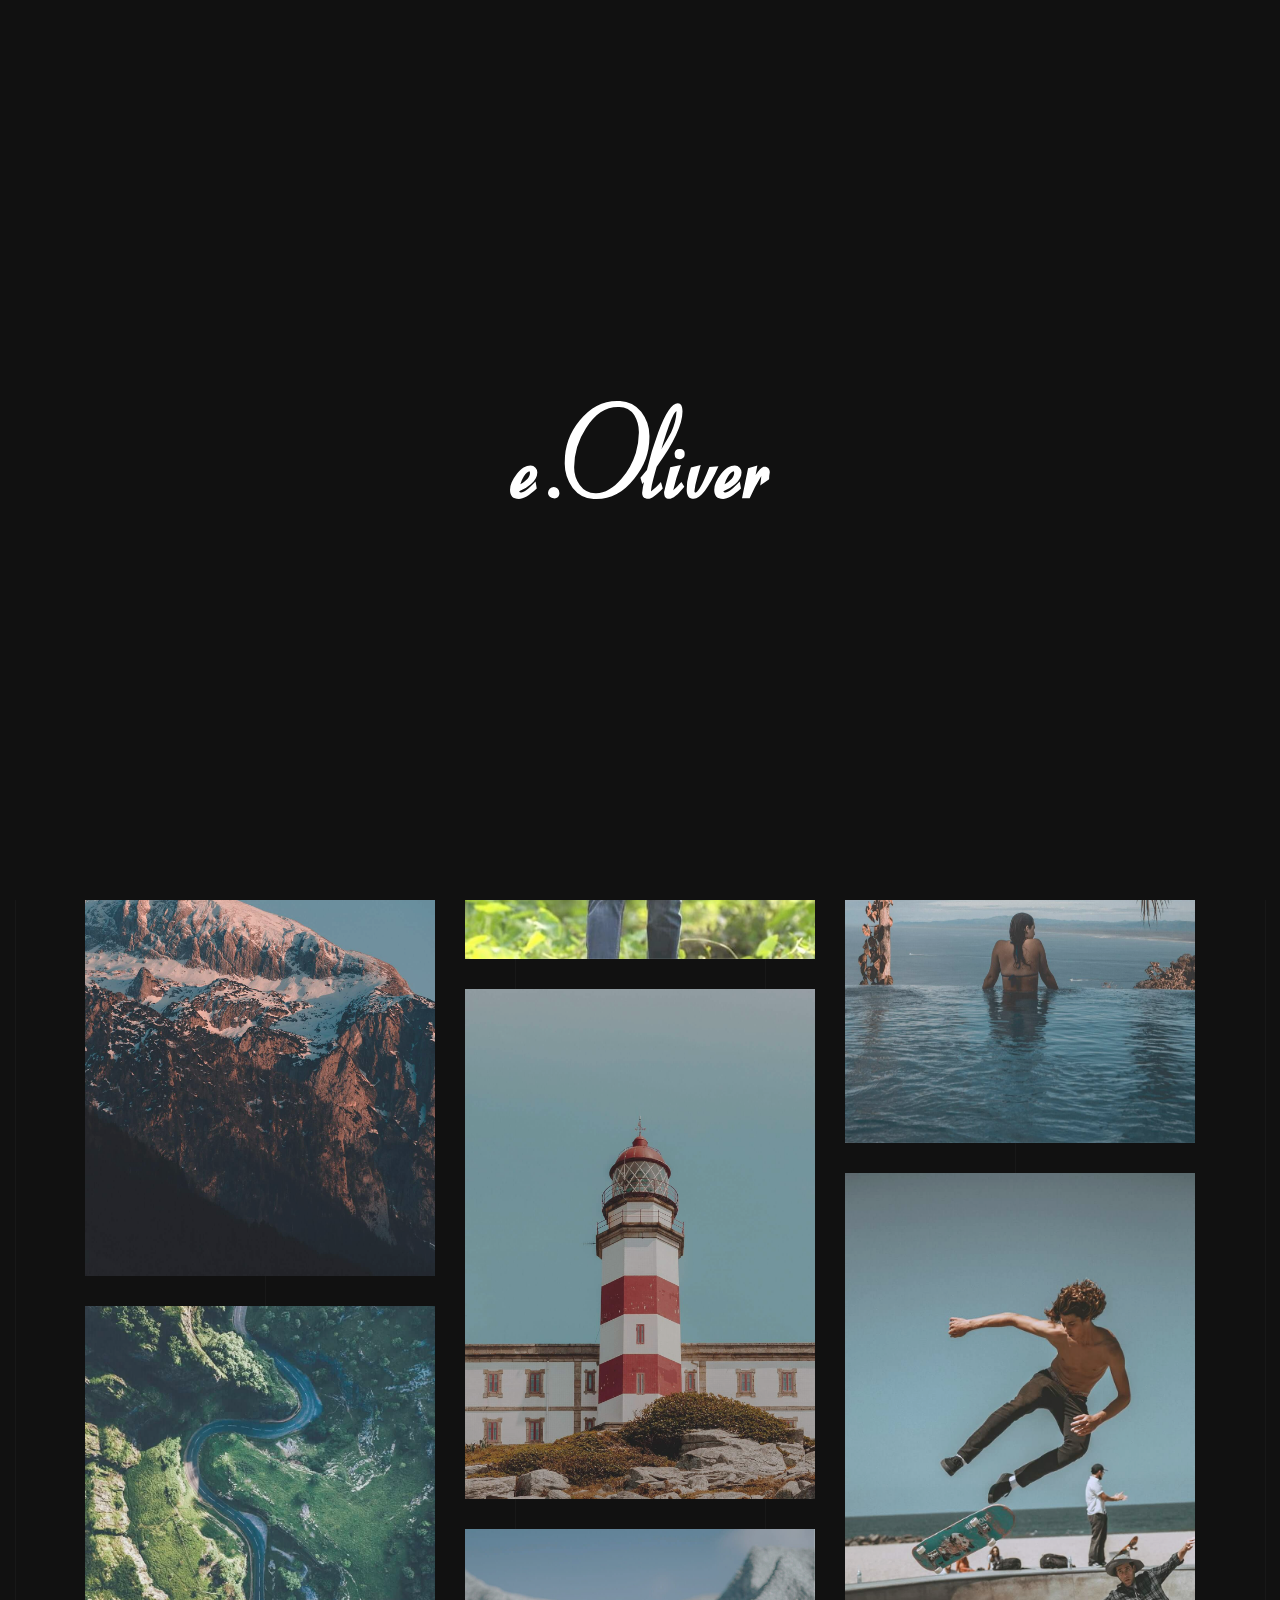
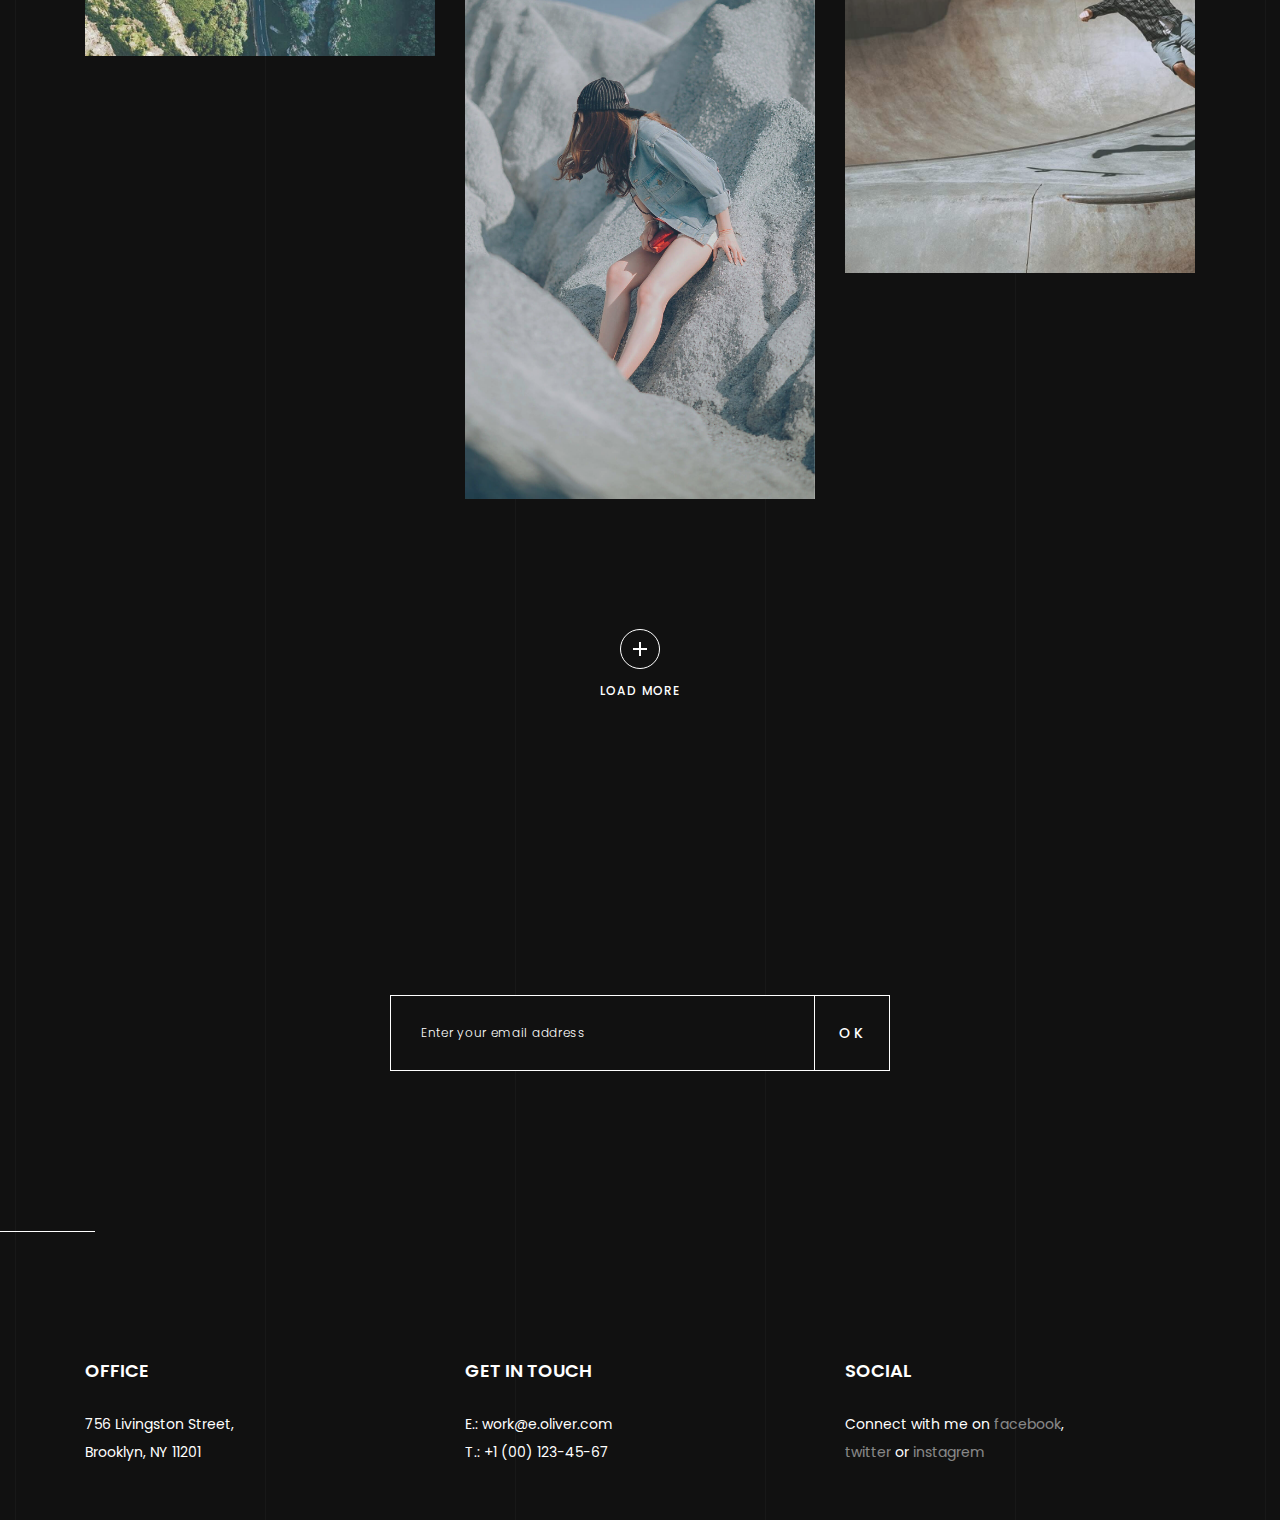
<file: gallery.html>
<!DOCTYPE html>
<html lang="en">


<!-- Mirrored from netgon.net/artstyles/oliver/new/dark/gallery.html by HTTrack Website Copier/3.x [XR&CO'2014], Sun, 28 Jun 2020 15:25:37 GMT -->
<head>
    <meta charset="utf-8" />
    <title>Oliver – Photography & Personal Blog — My Works</title>

	<!-- Meta Data -->
	<meta http-equiv="X-UA-Compatible" content="IE=edge">
	<meta name="viewport" content="width=device-width, initial-scale=1">
    <meta name="author" content="ArtStyles Brand (ArtTemplate, ArtIcons)" />
    <meta name="keywords" content="" />
    <meta name="description" content="" />

	<!-- Favicons -->
	<link rel="apple-touch-icon" sizes="144x144" href="images/favicons/apple-touch-icon-144x144.png">
	<link rel="apple-touch-icon" sizes="114x114" href="images/favicons/apple-touch-icon-114x114.png">
	<link rel="apple-touch-icon" sizes="72x72" href="images/favicons/apple-touch-icon-72x72.png">
	<link rel="apple-touch-icon" sizes="57x57" href="images/favicons/apple-touch-icon-57x57.png">
	<link rel="shortcut icon" href="images/favicons/favicon.png" type="image/png">

    <!-- Styles -->
	<link rel="stylesheet" type="text/css" href="style/style.css"/>
    
	<!-- Modernizr -->
	<script src="js/modernizr.custom.js" type="text/javascript"></script>
	
</head>
<body>
    <div class="loading animated">
	    <div class="loading-wrap animated bounceInLeft">
		    <img class="logotype animated infinite bounceIn" src="images/logotype.svg" alt="e.Oliver">
	    </div>
	</div>
	
    <!-- Header -->
	<nav class="navbar animated slideInDown">
        <div class="navbar-left">
            <a href="index.html">
                <img class="logotype" src="images/logotype.svg" alt="e.Oliver">
			</a>
        </div>
		<div id="open-overlay-nav" class="hamburger">
            <span class="hamburger__line"></span>
            <span class="hamburger__line"></span>
            <span class="hamburger__line"></span>
			<span class="hamburger__text">Menu</span>
        </div>
	</nav>
	<!-- /Header -->

	<!-- My Works -->
	<section class="section section-works section_top-space-230 section_first">
    	<div class="container">
            <div class="row">
			    <div class="col-12 section__header-wrap">
				    <h2 class="title__section title__h1 title_horizontal-line"><span class="reveal reveal_gray">My Works.</span></h2>
				    <p class="section__subtitle">Photography — is a kind of visual literature. When you shoot, you do something meaningful: you build a frame, turn something into it, remove something.</p>
				</div>

			    <div class="col-12">
			        <!-- Filter -->
                    <div class="select">
			            <span class="placeholder">Select category</span>
			            <ul class="filter">
				            <li class="filter__item active" data-filter="*"><a class="filter__link active" href="#filter">All</a></li>
				            <li class="filter__item" data-filter=".category-landscapes"><a class="filter__link" href="#filter">Landscapes</a></li>
				            <li class="filter__item" data-filter=".category-life"><a class="filter__link" href="#filter">Life</a></li>
				            <li class="filter__item" data-filter=".category-sea"><a class="filter__link" href="#filter">Sea</a></li>
			            </ul>
			            <input type="hidden" name="changemetoo"/>
		            </div>
		        </div>
			</div> 

			<div class="grid-gallery grid-gallery__fixed filter-container load-container">
			    <!-- Picture -->
				<figure class="item-portfolio item-portfolio__column-three category-life">
                    <a class="link-photo" href="img/suriya-1.jpg" data-width="1280" data-height="1558" data-caption="<div class='options__photo'><span>MAKE</span>NIKON D700</div><div class='options__photo'><span>SHUTTER SPEED</span>1/2500s</div><div class='options__photo'><span>APERTURE</span>f/1.2</div><div class='options__photo'><span>FOCAL LENGTH</span>25mm</div><div class='options__photo'><span>ISO</span>200</div>">
						<img class="image-portfolio" src="img/suriya-1.jpg" alt="Photo">
					</a>
					<ul class="item-details">
					    <li><a href="#location"><i class="fa fa-location-arrow" aria-hidden="true"></i></a></li>
						<li class="item-details_right"><a href="#like"><i class="fa fa-heart" aria-hidden="true"></i></a><span>27</span></li>
					</ul>
				</figure>
				
				<!-- Picture -->
				<figure class="item-portfolio item-portfolio__column-three category-sea">
					<a class="link-photo" href="img/suriya-2.jpg" data-width="900" data-height="1800" data-caption="<div class='options__photo'><span>MAKE</span>NIKON D700</div><div class='options__photo'><span>SHUTTER SPEED</span>1/2500s</div><div class='options__photo'><span>APERTURE</span>f/1.2</div><div class='options__photo'><span>FOCAL LENGTH</span>25mm</div><div class='options__photo'><span>ISO</span>200</div>">
						<img class="image-portfolio" src="img/suriya-2.jpg" alt="Photo">
					</a>
					<ul class="item-details">
					    <li><a href="#location"><i class="fa fa-location-arrow" aria-hidden="true"></i></a></li>
						<li class="item-details_right"><a href="#like"><i class="fa fa-heart" aria-hidden="true"></i></a><span>16</span></li>
					</ul>
				</figure>
				
				<!-- Picture -->
			    <figure class="item-portfolio item-portfolio__column-three category-life">
					<a class="link-photo" href="img/31_image.jpg" data-width="1280" data-height="2275" data-caption="<div class='options__photo'><span>MAKE</span>NIKON D700</div><div class='options__photo'><span>SHUTTER SPEED</span>1/2500s</div><div class='options__photo'><span>APERTURE</span>f/1.2</div><div class='options__photo'><span>FOCAL LENGTH</span>25mm</div><div class='options__photo'><span>ISO</span>200</div>">
						<img class="image-portfolio" src="img/31_image.jpg" alt="Photo">
					</a>
					<ul class="item-details">
					    <li><a href="#location"><i class="fa fa-location-arrow" aria-hidden="true"></i></a></li>
						<li class="item-details_right"><a href="#like"><i class="fa fa-heart" aria-hidden="true"></i></a><span>5</span></li>
					</ul>
				</figure>
				
				<!-- Picture -->
				<figure class="item-portfolio item-portfolio__column-three category-landscapes">
					<a class="link-photo" href="img/34_image.jpg" data-width="1280" data-height="1920" data-caption="<div class='options__photo'><span>MAKE</span>NIKON D700</div><div class='options__photo'><span>SHUTTER SPEED</span>1/2500s</div><div class='options__photo'><span>APERTURE</span>f/1.2</div><div class='options__photo'><span>FOCAL LENGTH</span>25mm</div><div class='options__photo'><span>ISO</span>200</div>">
						<img class="image-portfolio" src="img/34_image.jpg" alt="Photo">
					</a>
					<ul class="item-details">
					    <li><a href="#location"><i class="fa fa-location-arrow" aria-hidden="true"></i></a></li>
						<li class="item-details_right"><a href="#like"><i class="fa fa-heart" aria-hidden="true"></i></a><span>42</span></li>
					</ul>
				</figure>
				
				<!-- Picture -->
				<figure class="item-portfolio item-portfolio__column-three category-sea">
					<a class="link-photo" href="img/28_image.jpg" data-width="1280" data-height="1865" data-caption="<div class='options__photo'><span>MAKE</span>NIKON D700</div><div class='options__photo'><span>SHUTTER SPEED</span>1/2500s</div><div class='options__photo'><span>APERTURE</span>f/1.2</div><div class='options__photo'><span>FOCAL LENGTH</span>25mm</div><div class='options__photo'><span>ISO</span>200</div>">
						<img class="image-portfolio" src="img/28_image.jpg" alt="Photo">
					</a>
					<ul class="item-details">
					    <li><a href="#location"><i class="fa fa-location-arrow" aria-hidden="true"></i></a></li>
						<li class="item-details_right"><a href="#like"><i class="fa fa-heart" aria-hidden="true"></i></a><span>28</span></li>
					</ul>
				</figure>
				
				<!-- Picture -->
				<figure class="item-portfolio item-portfolio__column-three category-life">
					<a class="link-photo" href="img/04_image.jpg" data-width="900" data-height="1800" data-caption="<div class='options__photo'><span>MAKE</span>NIKON D700</div><div class='options__photo'><span>SHUTTER SPEED</span>1/2500s</div><div class='options__photo'><span>APERTURE</span>f/1.2</div><div class='options__photo'><span>FOCAL LENGTH</span>25mm</div><div class='options__photo'><span>ISO</span>200</div>">
						<img class="image-portfolio" src="img/04_image.jpg" alt="Photo">
					</a>
					<ul class="item-details">
					    <li><a href="#location"><i class="fa fa-location-arrow" aria-hidden="true"></i></a></li>
						<li class="item-details_right"><a href="#like"><i class="fa fa-heart" aria-hidden="true"></i></a><span>33</span></li>
					</ul>
				</figure>

                <!-- Picture -->				
				<figure class="item-portfolio item-portfolio__column-three category-landscapes">
					<a class="link-photo" href="img/06_image.jpg" data-width="900" data-height="900" data-caption="<div class='options__photo'><span>MAKE</span>NIKON D700</div><div class='options__photo'><span>SHUTTER SPEED</span>1/2500s</div><div class='options__photo'><span>APERTURE</span>f/1.2</div><div class='options__photo'><span>FOCAL LENGTH</span>25mm</div><div class='options__photo'><span>ISO</span>200</div>">
						<img class="image-portfolio" src="img/06_image.jpg" alt="Photo">
					</a>
					<ul class="item-details">
					    <li><a href="#location"><i class="fa fa-location-arrow" aria-hidden="true"></i></a></li>
						<li class="item-details_right"><a href="#like"><i class="fa fa-heart" aria-hidden="true"></i></a><span>28</span></li>
					</ul>
				</figure>
				
				<!-- Picture -->
				<figure class="item-portfolio item-portfolio__column-three category-life">
					<a class="link-photo" href="img/35_image.jpg" data-width="1280" data-height="2087" data-caption="<div class='options__photo'><span>MAKE</span>NIKON D700</div><div class='options__photo'><span>SHUTTER SPEED</span>1/2500s</div><div class='options__photo'><span>APERTURE</span>f/1.2</div><div class='options__photo'><span>FOCAL LENGTH</span>25mm</div><div class='options__photo'><span>ISO</span>200</div>">
						<img class="image-portfolio" src="img/35_image.jpg" alt="Photo">
					</a>
					<ul class="item-details">
					    <li><a href="#location"><i class="fa fa-location-arrow" aria-hidden="true"></i></a></li>
						<li class="item-details_right"><a href="#like"><i class="fa fa-heart" aria-hidden="true"></i></a><span>1</span></li>
					</ul>
				</figure>
				
				<!-- Picture -->
				<figure class="item-portfolio item-portfolio__column-three category-life">
					<a class="link-photo" href="img/30_image.jpg" data-width="1280" data-height="1773" data-caption="<div class='options__photo'><span>MAKE</span>NIKON D700</div><div class='options__photo'><span>SHUTTER SPEED</span>1/2500s</div><div class='options__photo'><span>APERTURE</span>f/1.2</div><div class='options__photo'><span>FOCAL LENGTH</span>25mm</div><div class='options__photo'><span>ISO</span>200</div>">
						<img class="image-portfolio" src="img/30_image.jpg" alt="Photo">
					</a>
					<ul class="item-details">
					    <li><a href="#location"><i class="fa fa-location-arrow" aria-hidden="true"></i></a></li>
						<li class="item-details_right"><a href="#like"><i class="fa fa-heart" aria-hidden="true"></i></a><span>37</span></li>
					</ul>
				</figure>
				
				<!-- Picture -->
				<figure class="item-portfolio item-portfolio__column-three category-life">
					<a class="link-photo" href="img/32_image.jpg" data-width="1280" data-height="853" data-caption="<div class='options__photo'><span>MAKE</span>NIKON D700</div><div class='options__photo'><span>SHUTTER SPEED</span>1/2500s</div><div class='options__photo'><span>APERTURE</span>f/1.2</div><div class='options__photo'><span>FOCAL LENGTH</span>25mm</div><div class='options__photo'><span>ISO</span>200</div>">
						<img class="image-portfolio" src="img/32_image.jpg" alt="Photo">
					</a>
					<ul class="item-details">
					    <li><a href="#location"><i class="fa fa-location-arrow" aria-hidden="true"></i></a></li>
						<li class="item-details_right"><a href="#like"><i class="fa fa-heart" aria-hidden="true"></i></a><span>61</span></li>
					</ul>
				</figure>
				
				<!-- Picture -->
				<figure class="item-portfolio item-portfolio__column-three category-life">
					<a class="link-photo" href="img/29_image.jpg" data-width="1280" data-height="852" data-caption="<div class='options__photo'><span>MAKE</span>NIKON D700</div><div class='options__photo'><span>SHUTTER SPEED</span>1/2500s</div><div class='options__photo'><span>APERTURE</span>f/1.2</div><div class='options__photo'><span>FOCAL LENGTH</span>25mm</div><div class='options__photo'><span>ISO</span>200</div>">
						<img class="image-portfolio" src="img/29_image.jpg" alt="Photo">
					</a>
					<ul class="item-details">
					    <li><a href="#location"><i class="fa fa-location-arrow" aria-hidden="true"></i></a></li>
						<li class="item-details_right"><a href="#like"><i class="fa fa-heart" aria-hidden="true"></i></a><span>14</span></li>
					</ul>
				</figure>
            </div>
		</div>
		
        <!-- Load more -->
		<div class="btn-load__col btn-load__col_space">
		    <div class="btn-load__wrap">
                <button type="submit" class="btn-load__button"><span class="ripple"></span></button>
			    <span class="btn-load__text">Load More</span>
			</div>
		</div>

	</section>
    <!-- /My Works -->

	<!-- Newsletter -->
	<section class="section section-newsletter">
	    <div class="container">
		    <div class="row justify-content-center">
			    <div class="col-12 col-lg-9 section__header-wrap">
			      <h2 class="title title__h2 title_center title_normal"><span class="reveal reveal_gray">Sign up for our newsletter to receive special offers.</span></h2>
				</div>
			</div>
			
			<div class="form-group">
				<form class="subscribe-form" data-toggle="validator">
				    <div class="subscribe-form__inner">
					    <input type="email" class="form-control _big email_valid" placeholder="Enter your email address" required data-error="Please, enter your email.">
					    <button type="submit" class="btn-subscribe">OK</button>
					</div>
					<div id="validator-subscribe" class="hidden"></div>
				</form>
			</div>
		</div>	
	</section>
	<!-- /Newsletter -->
	
	<footer class="footer">
	    <div class="container">
		    <div class="row">
			    <div class="col-md-6 col-lg-4">
				    <h5 class="title title__h6 text_uppercase">Office</h5>
				    <ul class="footer__contacts list-unstyled">
					    <li>756 Livingston Street,<br/>Brooklyn, NY 11201</li>
				    </ul>
				</div>
			    <div class="col-md-6 col-lg-4">
				    <h5 class="title title__h6 text_uppercase">Get in touch</h5>
				    <ul class="footer__contacts list-unstyled">
					    <li>E.: work@e.oliver.com</li>
                        <li>T.: +1 (00) 123-45-67</li>
				    </ul>
				</div>
			    <div class="col-md-6 col-lg-4">
				    <h5 class="title title__h6 text_uppercase">Social</h5>
				    <ul class="footer__contacts list-unstyled">
					    <li>Connect with me on <a class="link_decoration" href="#">facebook</a>,<br/><a class="link_decoration" href="#">twitter</a> or <a class="link_decoration" href="#">instagrem</a></li>
				    </ul>
				</div>
			</div>
		</div>
	</footer>

	<!-- Overlay Menu -->
	<div class="popup popup__menu">
	    <div class="popup-inner">
            <div class="dl-menu__wrap dl-menuwrapper">
                <ul class="dl-menu dl-menuopen">
					<li>
					    <a href="#">Home <i class="fa fa-angle-down" aria-hidden="true"></i></a>
					    <ul class="dl-submenu">
						    <li><a href="index.html">Homepage v1</a></li>
						    <li><a href="index_onescreen.html">Homepage v2</a></li>
					    </ul>
				    </li>
				    <li><a href="about.html">About Me</a></li>
					<li>
					    <a href="#">Works <i class="fa fa-angle-down" aria-hidden="true"></i></a>
					    <ul class="dl-submenu">
						    <li><a href="gallery.html">Gallery Fixed</a></li>
						    <li><a href="gallery_fully.html">Gallery Fully</a></li>
					    </ul>
				    </li>
					<li>
					    <a href="#">Journal <i class="fa fa-angle-down" aria-hidden="true"></i></a>
					    <ul class="dl-submenu">
						    <li><a href="blog.html">Journal</a></li>
						    <li><a href="blog_single_image.html">Single Image</a></li>
						    <li><a href="blog_single_video.html">Single Video</a></li>
					    </ul>
				    </li>
				    <li><a href="contact.html">Contact</a></li>
				    <li>
					    <a href="#">More <i class="fa fa-angle-down" aria-hidden="true"></i></a>
					    <ul class="dl-submenu">
						    <li><a href="about_onescreen.html">About Onescreen</a></li>
							<li><a href="coming_soon.html">Coming Soon</a></li>
						    <li><a href="page_error.html">Page Error</a></li>
							<li><a href="page_error_v2.html">Page Error v2</a></li>
						    <li><a href="nav_v2.html">Menu v2</a></li>
					    </ul>
				    </li>
			    </ul>
		    </div>
	    </div>
	</div>
	<!-- /Overlay Menu -->

    <!-- PhotoSwipe -->
    <div class="pswp" tabindex="-1" role="dialog" aria-hidden="true">
        <div class="pswp__bg"></div>
        <div class="pswp__scroll-wrap">
            <div class="pswp__container">
                <div class="pswp__item"></div>
                <div class="pswp__item"></div>
                <div class="pswp__item"></div>
            </div>

            <div class="pswp__ui pswp__ui--hidden">
                <div class="pswp__top-bar">
                    <div class="pswp__counter"></div>
                    <button class="pswp__button pswp__button--close" title="Close (Esc)"></button>
                    <button class="pswp__button pswp__button--fs" title="Toggle fullscreen"></button>
                    <button class="pswp__button pswp__button--zoom" title="Zoom in/out"></button>
                    <div class="pswp__preloader">
                        <div class="pswp__preloader__icn">
                            <div class="pswp__preloader__cut">
                                <div class="pswp__preloader__donut"></div>
                            </div>
                        </div>
                    </div>
                </div>
			
                <div class="pswp__share-modal pswp__share-modal--hidden pswp__single-tap">
                    <div class="pswp__share-tooltip"></div> 
                </div>
                <button class="pswp__button pswp__button--arrow--left" title="Previous (arrow left)"></button>
                <button class="pswp__button pswp__button--arrow--right" title="Next (arrow right)"></button>

                <div class="pswp__caption">
                    <div class="pswp__caption__center"></div>
                </div>
            </div>
        </div>
    </div>	
	<!-- /PhotoSwipe -->
	
	<!-- JavaScripts -->
	<script src="js/jquery-3.1.1.min.js" type="text/javascript"></script>
	<script src="js/plugins.js" type="text/javascript"></script>
    <script src="js/common.js" type="text/javascript"></script>

</body>

<!-- Mirrored from netgon.net/artstyles/oliver/new/dark/gallery.html by HTTrack Website Copier/3.x [XR&CO'2014], Sun, 28 Jun 2020 15:26:10 GMT -->
</html>
</file>
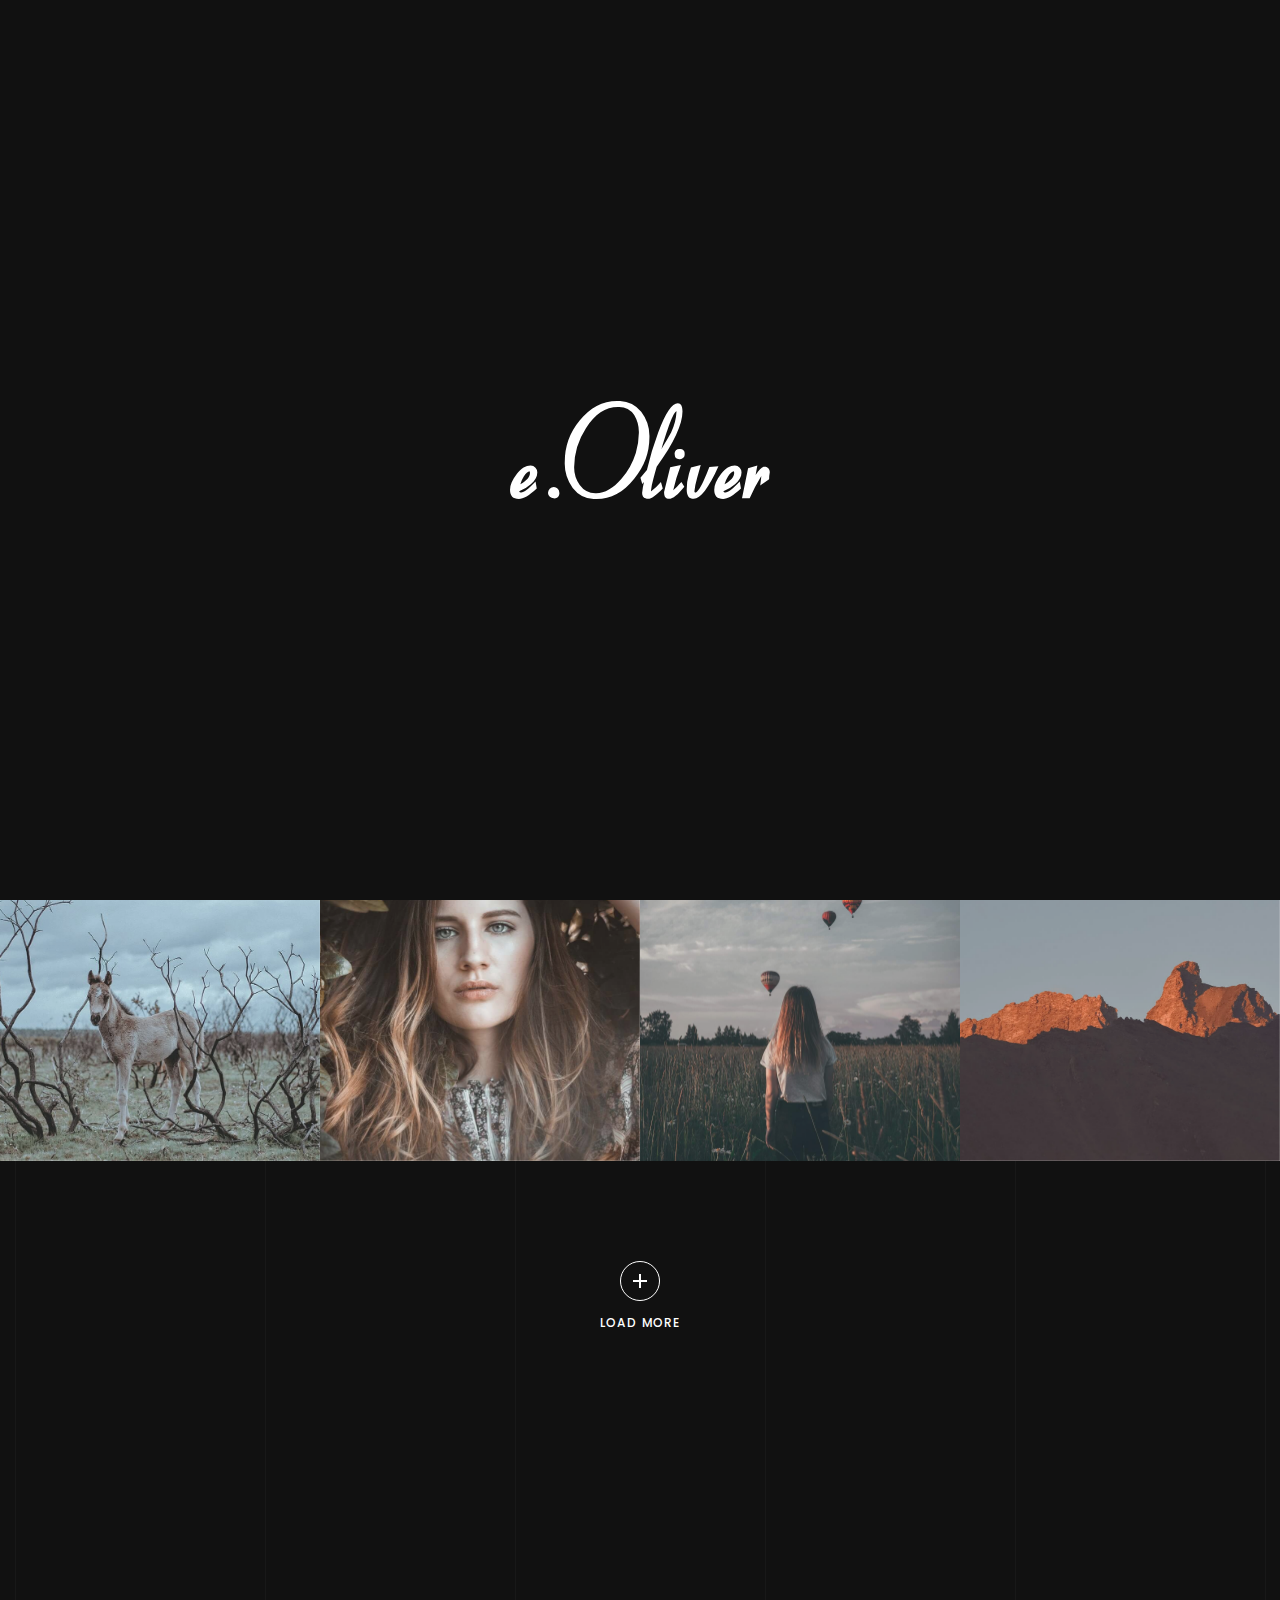
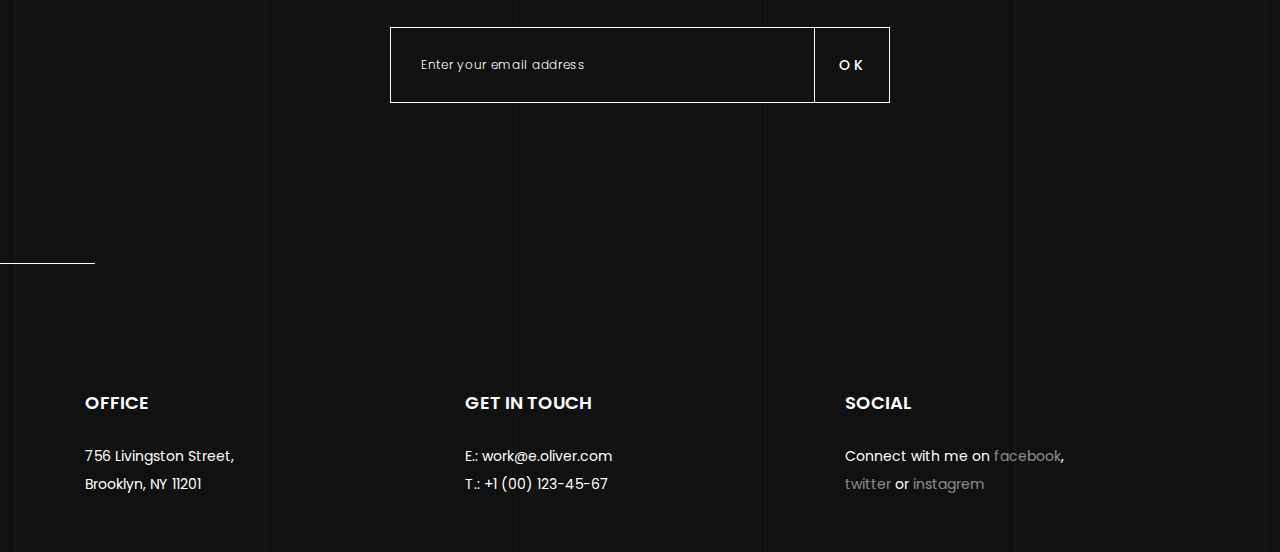
<file: gallery_fully.html>
<!DOCTYPE html>
<html lang="en">


<!-- Mirrored from netgon.net/artstyles/oliver/new/dark/gallery_fully.html by HTTrack Website Copier/3.x [XR&CO'2014], Sun, 28 Jun 2020 15:26:45 GMT -->
<head>
    <meta charset="utf-8" />
    <title>Photowarriors</title>

	<!-- Meta Data -->
	<meta http-equiv="X-UA-Compatible" content="IE=edge">
	<meta name="viewport" content="width=device-width, initial-scale=1">
    <meta name="author" content="ArtStyles Brand (ArtTemplate, ArtIcons)" />
    <meta name="keywords" content="" />
    <meta name="description" content="" />

	<!-- Favicons -->
	<link rel="apple-touch-icon" sizes="144x144" href="images/favicons/apple-touch-icon-144x144.png">
	<link rel="apple-touch-icon" sizes="114x114" href="images/favicons/apple-touch-icon-114x114.png">
	<link rel="apple-touch-icon" sizes="72x72" href="images/favicons/apple-touch-icon-72x72.png">
	<link rel="apple-touch-icon" sizes="57x57" href="images/favicons/apple-touch-icon-57x57.png">
	<link rel="shortcut icon" href="images/favicons/favicon.png" type="image/png">

    <!-- Styles -->
	<link rel="stylesheet" type="text/css" href="style/style.css"/>

	<!-- Modernizr -->
	<script src="js/modernizr.custom.js" type="text/javascript"></script>
	
</head>
<body>
    <div class="loading animated">
	    <div class="loading-wrap animated bounceInLeft">
		    <img class="logotype animated infinite bounceIn" src="images/logotype.svg" alt="e.Oliver">
	    </div>
	</div>
	
    <!-- Header -->
	<nav class="navbar animated slideInDown">
        <div class="navbar-left">
            <a href="index.html">
                <img class="logotype" src="images/logotype.svg" alt="e.Oliver">
			</a>
        </div>
		<div id="open-overlay-nav" class="hamburger">
            <span class="hamburger__line"></span>
            <span class="hamburger__line"></span>
            <span class="hamburger__line"></span>
			<span class="hamburger__text">Menu</span>
        </div>
	</nav>
	<!-- /Header -->

	<!-- My Works -->
	<section class="section section-works section_top-space-230 section_first">
    	<div class="container">
            <div class="row">
			    <div class="col-12 section__header-wrap">
				    <h2 class="title__section title__h1 title_horizontal-line"><span class="reveal reveal_gray">My Works.</span></h2>
				    <p class="section__subtitle">Photography — is a kind of visual literature. When you shoot, you do something meaningful: you build a frame, turn something into it, remove something.</p>
				</div>
				
			    <div class="col-12">
			        <!-- Filter -->
                    <div class="select">
			            <span class="placeholder">Select category</span>
			            <ul class="filter">
				            <li class="filter__item active" data-filter="*"><a class="filter__link active" href="#filter">All</a></li>
				            <li class="filter__item" data-filter=".category-landscapes"><a class="filter__link" href="#filter">Landscapes</a></li>
				            <li class="filter__item" data-filter=".category-life"><a class="filter__link" href="#filter">Life</a></li>
				            <li class="filter__item" data-filter=".category-sea"><a class="filter__link" href="#filter">Sea</a></li>
			            </ul>
			            <input type="hidden" name="changemetoo"/>
		            </div>
		        </div>				
			</div>
		</div>

        <div class="container-fluid">
			<div class="grid-gallery grid-gallery__base grid-gallery_fully filter-container load-container">
			    <!-- Picture -->
				<figure class="item-portfolio item-portfolio__column-four category-sea">
                    <a class="link-photo" href="img/01_image.jpg" data-width="900" data-height="900" data-caption="<div class='options__photo'><span>MAKE</span>NIKON D700</div><div class='options__photo'><span>SHUTTER SPEED</span>1/2500s</div><div class='options__photo'><span>APERTURE</span>f/1.2</div><div class='options__photo'><span>FOCAL LENGTH</span>25mm</div><div class='options__photo'><span>ISO</span>200</div>">
						<img class="image-portfolio" src="img/01_image.jpg" alt="Photo">
					</a>
					<ul class="item-details">
					    <li><a href="#location"><i class="fa fa-location-arrow" aria-hidden="true"></i></a></li>
						<li class="item-details_right"><a href="#like"><i class="fa fa-heart" aria-hidden="true"></i></a><span>17</span></li>
					</ul>
				</figure>
				
				<!-- Picture -->
			    <figure class="item-portfolio item-portfolio__column-four category-sea">
					<a class="link-photo" href="img/03_image.jpg" data-width="900" data-height="1800" data-caption="<div class='options__photo'><span>MAKE</span>NIKON D700</div><div class='options__photo'><span>SHUTTER SPEED</span>1/2500s</div><div class='options__photo'><span>APERTURE</span>f/1.2</div><div class='options__photo'><span>FOCAL LENGTH</span>25mm</div><div class='options__photo'><span>ISO</span>200</div>">
						<img class="image-portfolio" src="img/03_image.jpg" alt="Photo">
					</a>
					<ul class="item-details">
					    <li><a href="#location"><i class="fa fa-location-arrow" aria-hidden="true"></i></a></li>
						<li class="item-details_right"><a href="#like"><i class="fa fa-heart" aria-hidden="true"></i></a><span>23</span></li>
					</ul>
				</figure>
				
				<!-- Picture -->
				<figure class="item-portfolio item-portfolio__column-four category-landscapes">
					<a class="link-photo" href="img/34_image.jpg" data-width="1280" data-height="1920" data-caption="<div class='options__photo'><span>MAKE</span>NIKON D700</div><div class='options__photo'><span>SHUTTER SPEED</span>1/2500s</div><div class='options__photo'><span>APERTURE</span>f/1.2</div><div class='options__photo'><span>FOCAL LENGTH</span>25mm</div><div class='options__photo'><span>ISO</span>200</div>">
						<img class="image-portfolio" src="img/34_image.jpg" alt="Photo">
					</a>
					<ul class="item-details">
					    <li><a href="#location"><i class="fa fa-location-arrow" aria-hidden="true"></i></a></li>
						<li class="item-details_right"><a href="#like"><i class="fa fa-heart" aria-hidden="true"></i></a><span>62</span></li>
					</ul>
				</figure>
				
				<!-- Picture -->
				<figure class="item-portfolio item-portfolio__column-four category-life">
					<a class="link-photo" href="img/19_image.jpg" data-width="900" data-height="1340" data-caption="<div class='options__photo'><span>MAKE</span>NIKON D700</div><div class='options__photo'><span>SHUTTER SPEED</span>1/2500s</div><div class='options__photo'><span>APERTURE</span>f/1.2</div><div class='options__photo'><span>FOCAL LENGTH</span>25mm</div><div class='options__photo'><span>ISO</span>200</div>">
						<img class="image-portfolio" src="img/19_image.jpg" alt="Photo">
					</a>
					<ul class="item-details">
					    <li><a href="#location"><i class="fa fa-location-arrow" aria-hidden="true"></i></a></li>
						<li class="item-details_right"><a href="#like"><i class="fa fa-heart" aria-hidden="true"></i></a><span>55</span></li>
					</ul>
				</figure>
				
				<!-- Picture -->
				<figure class="item-portfolio item-portfolio__column-four category-life">
					<a class="link-photo" href="img/29_image.jpg" data-width="1280" data-height="787" data-caption="<div class='options__photo'><span>MAKE</span>NIKON D700</div><div class='options__photo'><span>SHUTTER SPEED</span>1/2500s</div><div class='options__photo'><span>APERTURE</span>f/1.2</div><div class='options__photo'><span>FOCAL LENGTH</span>25mm</div><div class='options__photo'><span>ISO</span>200</div>">
						<img class="image-portfolio" src="img/29_image.jpg" alt="Photo">
					</a>
					<ul class="item-details">
					    <li><a href="#location"><i class="fa fa-location-arrow" aria-hidden="true"></i></a></li>
						<li class="item-details_right"><a href="#like"><i class="fa fa-heart" aria-hidden="true"></i></a><span>9</span></li>
					</ul>
				</figure>
				
				<!-- Picture -->
				<figure class="item-portfolio item-portfolio__column-four category-life">
					<a class="link-photo" href="img/22_image.jpg" data-width="1280" data-height="853" data-caption="<div class='options__photo'><span>MAKE</span>NIKON D700</div><div class='options__photo'><span>SHUTTER SPEED</span>1/2500s</div><div class='options__photo'><span>APERTURE</span>f/1.2</div><div class='options__photo'><span>FOCAL LENGTH</span>25mm</div><div class='options__photo'><span>ISO</span>200</div>">
						<img class="image-portfolio" src="img/22_image.jpg" alt="Photo">
					</a>
					<ul class="item-details">
					    <li><a href="#location"><i class="fa fa-location-arrow" aria-hidden="true"></i></a></li>
						<li class="item-details_right"><a href="#like"><i class="fa fa-heart" aria-hidden="true"></i></a><span>7</span></li>
					</ul>
				</figure>
				
				<!-- Picture -->
				<figure class="item-portfolio item-portfolio__column-four category-life">
					<a class="link-photo" href="img/30_image.jpg" data-width="1280" data-height="1773" data-caption="<div class='options__photo'><span>MAKE</span>NIKON D700</div><div class='options__photo'><span>SHUTTER SPEED</span>1/2500s</div><div class='options__photo'><span>APERTURE</span>f/1.2</div><div class='options__photo'><span>FOCAL LENGTH</span>25mm</div><div class='options__photo'><span>ISO</span>200</div>">
						<img class="image-portfolio" src="img/30_image.jpg" alt="Photo">
					</a>
					<ul class="item-details">
					    <li><a href="#location"><i class="fa fa-location-arrow" aria-hidden="true"></i></a></li>
						<li class="item-details_right"><a href="#like"><i class="fa fa-heart" aria-hidden="true"></i></a><span>15</span></li>
					</ul>
				</figure>
				
				<!-- Picture -->
				<figure class="item-portfolio item-portfolio__column-four category-landscapes">
					<a class="link-photo" href="img/32_image.jpg" data-width="1280" data-height="853" data-caption="<div class='options__photo'><span>MAKE</span>NIKON D700</div><div class='options__photo'><span>SHUTTER SPEED</span>1/2500s</div><div class='options__photo'><span>APERTURE</span>f/1.2</div><div class='options__photo'><span>FOCAL LENGTH</span>25mm</div><div class='options__photo'><span>ISO</span>200</div>">
						<img class="image-portfolio" src="img/32_image.jpg" alt="Photo">
					</a>
					<ul class="item-details">
					    <li><a href="#location"><i class="fa fa-location-arrow" aria-hidden="true"></i></a></li>
						<li class="item-details_right"><a href="#like"><i class="fa fa-heart" aria-hidden="true"></i></a><span>9</span></li>
					</ul>
				</figure>
				
                <!-- Picture -->				
				<figure class="item-portfolio item-portfolio__column-four category-sea">
					<a class="link-photo" href="img/28_image.jpg" data-width="1280" data-height="1865" data-caption="<div class='options__photo'><span>MAKE</span>NIKON D700</div><div class='options__photo'><span>SHUTTER SPEED</span>1/2500s</div><div class='options__photo'><span>APERTURE</span>f/1.2</div><div class='options__photo'><span>FOCAL LENGTH</span>25mm</div><div class='options__photo'><span>ISO</span>200</div>">
						<img class="image-portfolio" src="img/28_image.jpg" alt="Photo">
					</a>
					<ul class="item-details">
					    <li><a href="#location"><i class="fa fa-location-arrow" aria-hidden="true"></i></a></li>
						<li class="item-details_right"><a href="#like"><i class="fa fa-heart" aria-hidden="true"></i></a><span>74</span></li>
					</ul>
				</figure>
				
				<!-- Picture -->
				<figure class="item-portfolio item-portfolio__column-four category-life">
					<a class="link-photo" href="img/09_image.jpg" data-width="1280" data-height="1914" data-caption="<div class='options__photo'><span>MAKE</span>NIKON D700</div><div class='options__photo'><span>SHUTTER SPEED</span>1/2500s</div><div class='options__photo'><span>APERTURE</span>f/1.2</div><div class='options__photo'><span>FOCAL LENGTH</span>25mm</div><div class='options__photo'><span>ISO</span>200</div>">
						<img class="image-portfolio" src="img/09_image.jpg" alt="Photo">
					</a>
					<ul class="item-details">
					    <li><a href="#location"><i class="fa fa-location-arrow" aria-hidden="true"></i></a></li>
						<li class="item-details_right"><a href="#like"><i class="fa fa-heart" aria-hidden="true"></i></a><span>40</span></li>
					</ul>
				</figure>
				
				<!-- Picture -->
				<figure class="item-portfolio item-portfolio__column-four category-life">
					<a class="link-photo" href="img/21_image.jpg" data-width="900" data-height="1250" data-caption="<div class='options__photo'><span>MAKE</span>NIKON D700</div><div class='options__photo'><span>SHUTTER SPEED</span>1/2500s</div><div class='options__photo'><span>APERTURE</span>f/1.2</div><div class='options__photo'><span>FOCAL LENGTH</span>25mm</div><div class='options__photo'><span>ISO</span>200</div>">
						<img class="image-portfolio" src="img/21_image.jpg" alt="Photo">
					</a>
					<ul class="item-details">
					    <li><a href="#location"><i class="fa fa-location-arrow" aria-hidden="true"></i></a></li>
						<li class="item-details_right"><a href="#like"><i class="fa fa-heart" aria-hidden="true"></i></a><span>28</span></li>
					</ul>
				</figure>
				
				<!-- Picture -->
				<figure class="item-portfolio item-portfolio__column-four category-life">
					<a class="link-photo" href="img/33_image.jpg" data-width="1280" data-height="1558" data-caption="<div class='options__photo'><span>MAKE</span>NIKON D700</div><div class='options__photo'><span>SHUTTER SPEED</span>1/2500s</div><div class='options__photo'><span>APERTURE</span>f/1.2</div><div class='options__photo'><span>FOCAL LENGTH</span>25mm</div><div class='options__photo'><span>ISO</span>200</div>">
						<img class="image-portfolio" src="img/33_image.jpg" alt="Photo">
					</a>
					<ul class="item-details">
					    <li><a href="#location"><i class="fa fa-location-arrow" aria-hidden="true"></i></a></li>
						<li class="item-details_right"><a href="#like"><i class="fa fa-heart" aria-hidden="true"></i></a><span>12</span></li>
					</ul>
				</figure>
				
				<!-- Picture -->
				<figure class="item-portfolio item-portfolio__column-four category-life">
					<a class="link-photo" href="img/31_image.jpg" data-width="1280" data-height="2275" data-caption="<div class='options__photo'><span>MAKE</span>NIKON D700</div><div class='options__photo'><span>SHUTTER SPEED</span>1/2500s</div><div class='options__photo'><span>APERTURE</span>f/1.2</div><div class='options__photo'><span>FOCAL LENGTH</span>25mm</div><div class='options__photo'><span>ISO</span>200</div>">
						<img class="image-portfolio" src="img/31_image.jpg" alt="Photo">
					</a>
					<ul class="item-details">
					    <li><a href="#location"><i class="fa fa-location-arrow" aria-hidden="true"></i></a></li>
						<li class="item-details_right"><a href="#like"><i class="fa fa-heart" aria-hidden="true"></i></a><span>38</span></li>
					</ul>
				</figure>				
            </div>
		</div>
		
        <!-- Load more -->
		<div class="btn-load__col btn-load__col_space">
		    <div class="btn-load__wrap">
                <button type="submit" class="btn-load__button"><span class="ripple"></span></button>
			    <span class="btn-load__text">Load More</span>
			</div>
		</div>

	</section>
    <!-- /My Works -->

	<!-- Newsletter -->
	<section class="section section-newsletter">
	    <div class="container">
		    <div class="row justify-content-center">
			    <div class="col-12 col-lg-9 section__header-wrap">
			      <h2 class="title title__h2 title_center title_normal"><span class="reveal reveal_gray">Sign up for our newsletter to receive special offers.</span></h2>
				</div>
			</div>
			
			<div class="form-group">
				<form class="subscribe-form" data-toggle="validator">
				    <div class="subscribe-form__inner">
					    <input type="email" class="form-control _big email_valid" placeholder="Enter your email address" required data-error="Please, enter your email.">
					    <button type="submit" class="btn-subscribe">OK</button>
					</div>
					<div id="validator-subscribe" class="hidden"></div>
				</form>
			</div>
		</div>	
	</section>
	<!-- /Newsletter -->
	
	<footer class="footer">
	    <div class="container">
		    <div class="row">
			    <div class="col-md-6 col-lg-4">
				    <h5 class="title title__h6 text_uppercase">Office</h5>
				    <ul class="footer__contacts list-unstyled">
					    <li>756 Livingston Street,<br/>Brooklyn, NY 11201</li>
				    </ul>
				</div>
			    <div class="col-md-6 col-lg-4">
				    <h5 class="title title__h6 text_uppercase">Get in touch</h5>
				    <ul class="footer__contacts list-unstyled">
					    <li>E.: work@e.oliver.com</li>
                        <li>T.: +1 (00) 123-45-67</li>
				    </ul>
				</div>
			    <div class="col-md-6 col-lg-4">
				    <h5 class="title title__h6 text_uppercase">Social</h5>
				    <ul class="footer__contacts list-unstyled">
					    <li>Connect with me on <a class="link_decoration" href="#">facebook</a>,<br/><a class="link_decoration" href="#">twitter</a> or <a class="link_decoration" href="#">instagrem</a></li>
				    </ul>
				</div>
			</div>
		</div>
	</footer>

	<!-- Overlay Menu -->
	<div class="popup popup__menu">
	    <div class="popup-inner">
            <div class="dl-menu__wrap dl-menuwrapper">
                <ul class="dl-menu dl-menuopen">
					<li>
					    <a href="#">Home <i class="fa fa-angle-down" aria-hidden="true"></i></a>
					    <ul class="dl-submenu">
						    <li><a href="index.html">Homepage v1</a></li>
						    <li><a href="index_onescreen.html">Homepage v2</a></li>
					    </ul>
				    </li>
				    <li><a href="about.html">About Me</a></li>
					<li>
					    <a href="#">Works <i class="fa fa-angle-down" aria-hidden="true"></i></a>
					    <ul class="dl-submenu">
						    <li><a href="gallery.html">Gallery Fixed</a></li>
						    <li><a href="gallery_fully.html">Gallery Fully</a></li>
					    </ul>
				    </li>
					<li>
					    <a href="#">Journal <i class="fa fa-angle-down" aria-hidden="true"></i></a>
					    <ul class="dl-submenu">
						    <li><a href="blog.html">Journal</a></li>
						    <li><a href="blog_single_image.html">Single Image</a></li>
						    <li><a href="blog_single_video.html">Single Video</a></li>
					    </ul>
				    </li>
				    <li><a href="contact.html">Contact</a></li>
				    <li>
					    <a href="#">More <i class="fa fa-angle-down" aria-hidden="true"></i></a>
					    <ul class="dl-submenu">
						    <li><a href="about_onescreen.html">About Onescreen</a></li>
							<li><a href="coming_soon.html">Coming Soon</a></li>
						    <li><a href="page_error.html">Page Error</a></li>
							<li><a href="page_error_v2.html">Page Error v2</a></li>
						    <li><a href="nav_v2.html">Menu v2</a></li>
					    </ul>
				    </li>
			    </ul>
		    </div>
	    </div>
	</div>
	<!-- /Overlay Menu -->
	
    <!-- PhotoSwipe -->
    <div class="pswp" tabindex="-1" role="dialog" aria-hidden="true">
        <div class="pswp__bg"></div>
        <div class="pswp__scroll-wrap">
            <div class="pswp__container">
                <div class="pswp__item"></div>
                <div class="pswp__item"></div>
                <div class="pswp__item"></div>
            </div>

            <div class="pswp__ui pswp__ui--hidden">
                <div class="pswp__top-bar">
                    <div class="pswp__counter"></div>
                    <button class="pswp__button pswp__button--close" title="Close (Esc)"></button>
                    <button class="pswp__button pswp__button--fs" title="Toggle fullscreen"></button>
                    <button class="pswp__button pswp__button--zoom" title="Zoom in/out"></button>
                    <div class="pswp__preloader">
                        <div class="pswp__preloader__icn">
                            <div class="pswp__preloader__cut">
                                <div class="pswp__preloader__donut"></div>
                            </div>
                        </div>
                    </div>
                </div>
			
                <div class="pswp__share-modal pswp__share-modal--hidden pswp__single-tap">
                    <div class="pswp__share-tooltip"></div> 
                </div>
                <button class="pswp__button pswp__button--arrow--left" title="Previous (arrow left)"></button>
                <button class="pswp__button pswp__button--arrow--right" title="Next (arrow right)"></button>

                <div class="pswp__caption">
                    <div class="pswp__caption__center"></div>
                </div>
            </div>
        </div>
    </div>	
	<!-- /PhotoSwipe -->
	
	<!-- JavaScripts -->
	<script src="js/jquery-3.1.1.min.js" type="text/javascript"></script>
	<script src="js/plugins.js" type="text/javascript"></script>
    <script src="js/common.js" type="text/javascript"></script>

</body>

<!-- Mirrored from netgon.net/artstyles/oliver/new/dark/gallery_fully.html by HTTrack Website Copier/3.x [XR&CO'2014], Sun, 28 Jun 2020 15:26:55 GMT -->
</html>
</file>
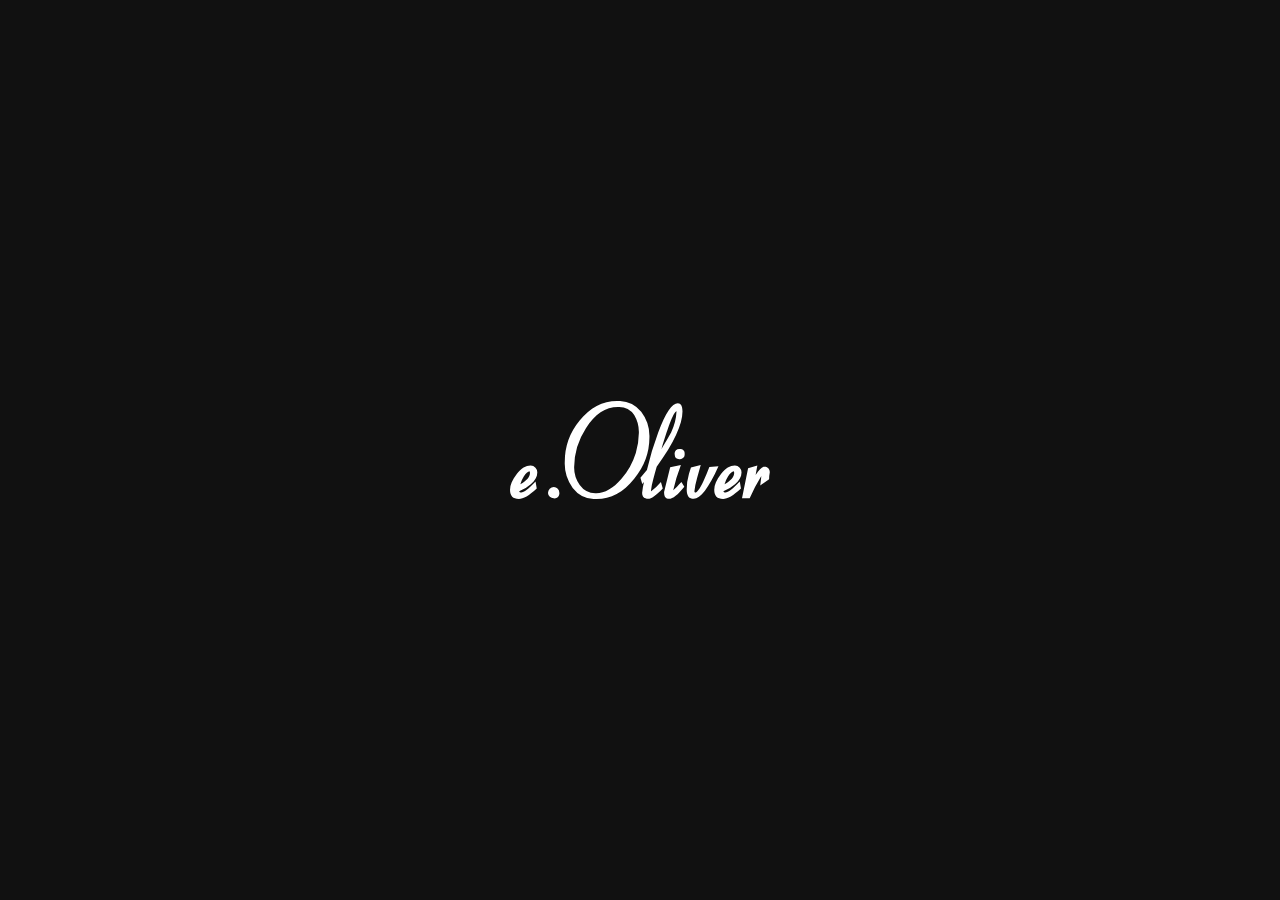
<file: index_onescreen.html>
<!DOCTYPE html>
<html lang="en">


<!-- Mirrored from netgon.net/artstyles/oliver/new/dark/index_onescreen.html by HTTrack Website Copier/3.x [XR&CO'2014], Sun, 28 Jun 2020 15:26:11 GMT -->
<head>
    <meta charset="utf-8" />
    <title>Oliver – Photography & Personal Blog — Contact</title>

	<!-- Meta Data -->
	<meta http-equiv="X-UA-Compatible" content="IE=edge">
	<meta name="viewport" content="width=device-width, initial-scale=1">
    <meta name="author" content="ArtStyles Brand (ArtTemplate, ArtIcons)" />
    <meta name="keywords" content="" />
    <meta name="description" content="" />

	<!-- Favicons -->
	<link rel="apple-touch-icon" sizes="144x144" href="images/favicons/apple-touch-icon-144x144.png">
	<link rel="apple-touch-icon" sizes="114x114" href="images/favicons/apple-touch-icon-114x114.png">
	<link rel="apple-touch-icon" sizes="72x72" href="images/favicons/apple-touch-icon-72x72.png">
	<link rel="apple-touch-icon" sizes="57x57" href="images/favicons/apple-touch-icon-57x57.png">
	<link rel="shortcut icon" href="images/favicons/favicon.png" type="image/png">

    <!-- Styles -->
	<link rel="stylesheet" type="text/css" href="style/style.css"/>

	<!-- Modernizr -->
	<script src="js/modernizr.custom.js" type="text/javascript"></script>
	
</head>
<body>
    <div class="loading animated">
	    <div class="loading-wrap animated bounceInLeft">
		    <img class="logotype animated infinite bounceIn" src="images/logotype.svg" alt="e.Oliver">
	    </div>
	</div>
	
    <!-- Header -->
	<nav class="navbar animated slideInDown">
        <div class="navbar-left">
            <a href="index.html">
                <img class="logotype" src="images/logotype.svg" alt="e.Oliver">
			</a>
        </div>
		<div id="open-overlay-nav" class="hamburger">
            <span class="hamburger__line"></span>
            <span class="hamburger__line"></span>
            <span class="hamburger__line"></span>
			<span class="hamburger__text">Menu</span>
        </div>
	</nav>
	<!-- /Header -->

	<!-- Main -->
	<section class="section section-onescreen section-oneCarousel">
	    <div class="container-flex">
	        <div class="photo-carousel swiper-container">
			    <div class="swiper-wrapper">
		            <!-- Item -->
                    <div class="swiper-slide photo-carousel__item">
				        <a href="#">
						    <div class="item__block-description" data-swiper-parallax="-100">
						        <h2 class="title title__h3">Wild Road</h2>
				            </div>
						    <div class="item__block-image" style="background-image: url(img/image_news_01.jpg);"></div>
						</a>	
			        </div>
			        <!-- /Item -->
			
		            <!-- Item -->
                    <div class="swiper-slide photo-carousel__item">
				        <a href="#">
						    <div class="item__block-description" data-swiper-parallax="-100">
						        <h2 class="title title__h3">The Plant</h2>
				            </div>
				            <div class="item__block-image" style="background-image: url(img/24_image.jpg);"></div>
						</a>	
			        </div>
			        <!-- /Item -->
			
		            <!-- Item -->
                    <div class="swiper-slide photo-carousel__item">
				        <a href="#">
						    <div class="item__block-description" data-swiper-parallax="-100">
						        <h2 class="title title__h3 anim">Riddle</h2>
				            </div>
				            <div class="item__block-image" style="background-image: url(img/25_image.jpg);"></div>
						</a>	
			        </div>
			        <!-- /Item -->
                </div>

		        <!-- Control -->
				<div class="swiper-control">
				    <div class="swiper-pagination"></div>
                    <div class="swiper-button-next">NEXT</div>
                    <div class="swiper-button-prev">PREV</div>
			    </div>
			</div>
		</div>
		
	    <div class="footer footer-fluid">	
		    <div class="row">
			    <div class="col-12 col-sm-6 col-lg-4">
				    <ul class="footer__contacts list-unstyled">
					    <li>756 Livingston Street,<br/>Brooklyn, NY 11201</li>
				    </ul>
				</div>
			    <div class="col-12 col-sm-6 col-lg-4">
				    <ul class="footer__contacts list-unstyled">
					    <li>E.: work@e.oliver.com</li>
                        <li>T.: +1 (00) 123-45-67</li>
				    </ul>
				</div>
			    <div class="col-12 col-sm-6 col-lg-4">
				    <ul class="footer__contacts list-unstyled">
					    <li>Connect with me on <a class="link_decoration" href="#">facebook</a>,<br/><a class="link_decoration" href="#">twitter</a> or <a class="link_decoration" href="#">instagrem</a></li>
				    </ul>
				</div>
			</div>
		</div>
		<div class="text-decoration text-decoration_bottom" data-100-start="transform[swing]:translateY(100px)" data--800-top="transform[swing]:translateY(-100px)">Works.</div>
	</section>
    <!-- /Main -->
	
	<!-- Overlay Menu -->
	<div class="popup popup__menu">
	    <div class="popup-inner">
            <div class="dl-menu__wrap dl-menuwrapper">
                <ul class="dl-menu dl-menuopen">
					<li>
					    <a href="#">Home <i class="fa fa-angle-down" aria-hidden="true"></i></a>
					    <ul class="dl-submenu">
						    <li><a href="index.html">Homepage v1</a></li>
						    <li><a href="index_onescreen.html">Homepage v2</a></li>
					    </ul>
				    </li>
				    <li><a href="about.html">About Me</a></li>
					<li>
					    <a href="#">Works <i class="fa fa-angle-down" aria-hidden="true"></i></a>
					    <ul class="dl-submenu">
						    <li><a href="gallery.html">Gallery Fixed</a></li>
						    <li><a href="gallery_fully.html">Gallery Fully</a></li>
					    </ul>
				    </li>
					<li>
					    <a href="#">Journal <i class="fa fa-angle-down" aria-hidden="true"></i></a>
					    <ul class="dl-submenu">
						    <li><a href="blog.html">Journal</a></li>
						    <li><a href="blog_single_image.html">Single Image</a></li>
						    <li><a href="blog_single_video.html">Single Video</a></li>
					    </ul>
				    </li>
				    <li><a href="contact.html">Contact</a></li>
				    <li>
					    <a href="#">More <i class="fa fa-angle-down" aria-hidden="true"></i></a>
					    <ul class="dl-submenu">
						    <li><a href="about_onescreen.html">About Onescreen</a></li>
							<li><a href="coming_soon.html">Coming Soon</a></li>
						    <li><a href="page_error.html">Page Error</a></li>
							<li><a href="page_error_v2.html">Page Error v2</a></li>
						    <li><a href="nav_v2.html">Menu v2</a></li>
					    </ul>
				    </li>
			    </ul>
		    </div>
	    </div>
	</div>
	<!-- /Overlay Menu -->

	<!-- JavaScripts -->
	<script src="js/jquery-3.1.1.min.js" type="text/javascript"></script>
	<script src="js/plugins.js" type="text/javascript"></script>
    <script src="js/common.js" type="text/javascript"></script>

</body>

<!-- Mirrored from netgon.net/artstyles/oliver/new/dark/index_onescreen.html by HTTrack Website Copier/3.x [XR&CO'2014], Sun, 28 Jun 2020 15:26:37 GMT -->
</html>
</file>
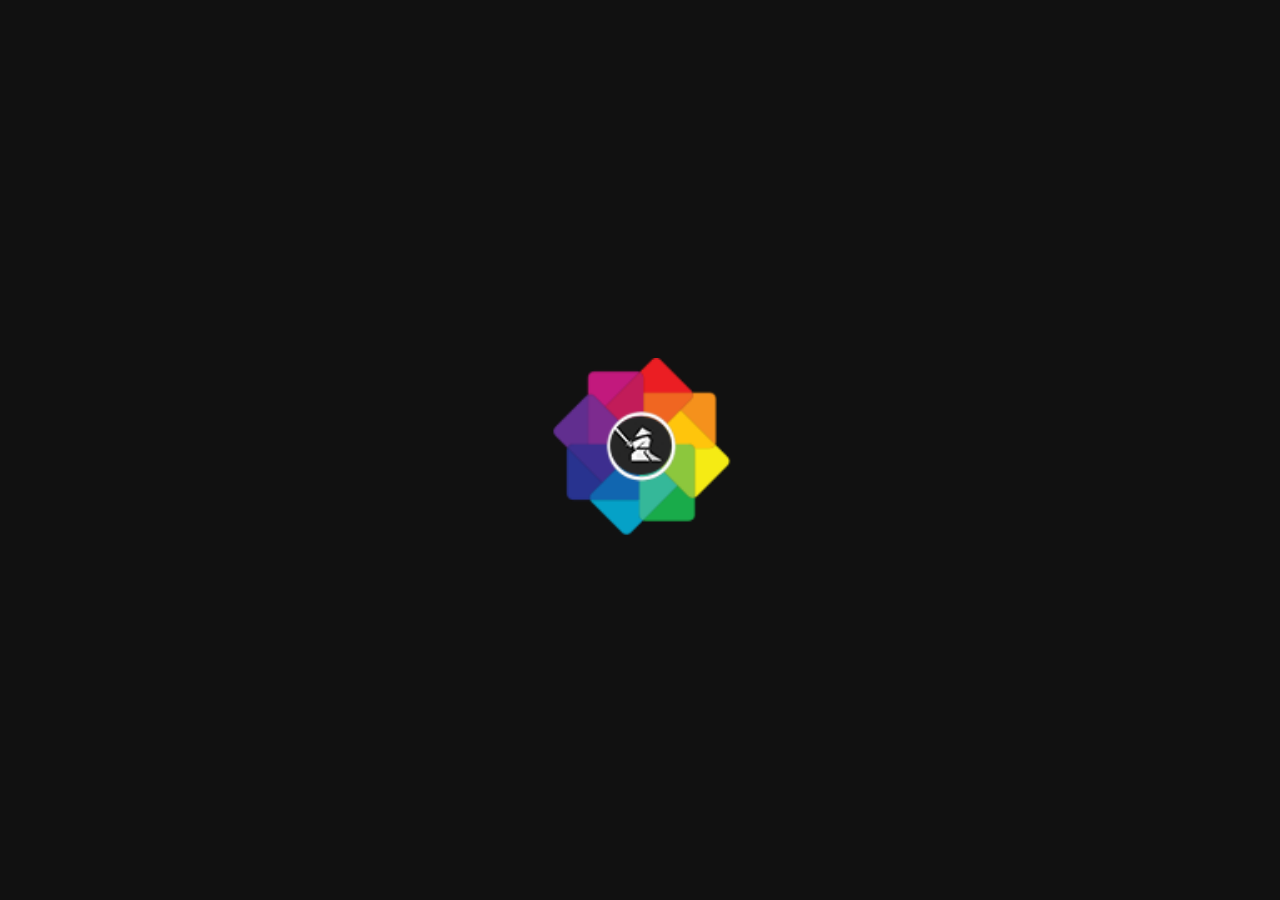
<file: login.html>
<!DOCTYPE html>
<html lang="en">


<!-- Mirrored from netgon.net/artstyles/oliver/new/dark/index.html by HTTrack Website Copier/3.x [XR&CO'2014], Sun, 28 Jun 2020 15:24:44 GMT -->
<head>
    <meta charset="utf-8" />
    <title>Photocomptia</title>

	<!-- Meta Data -->
	<meta http-equiv="X-UA-Compatible" content="IE=edge">
	<meta name="viewport" content="width=device-width, initial-scale=1">
    <meta name="author" content="Team" />
    <meta name="keywords" content="Photo Competions and Events" />
    <meta name="description" content="Participate in the event and win exciting prizes." />

	<!-- Favicons -->
	<link rel="apple-touch-icon" sizes="144x144" href="images/favicons/apple-touch-icon-144x144.png">
	<link rel="apple-touch-icon" sizes="114x114" href="images/favicons/apple-touch-icon-114x114.png">
	<link rel="apple-touch-icon" sizes="72x72" href="images/favicons/apple-touch-icon-72x72.png">
	<link rel="apple-touch-icon" sizes="57x57" href="images/favicons/apple-touch-icon-57x57.png">
	<link rel="shortcut icon" href="images/favicons/favicon.png" type="image/png">

    <!-- Styles -->
	<link rel="stylesheet" type="text/css" href="style/style.css"/>

	<!-- Modernizr -->
	<script src="js/modernizr.custom.js" type="text/javascript"></script>
	
</head>
<body>
    <div class="loading animated">
	    <div class="loading-wrap animated bounceInLeft">
		    <img class="logotype animated infinite bounceIn" src="img/logo1.png" alt="logo">
	    </div>
	</div>
	
    <!-- Header -->
	<nav class="navbar animated slideInDown">
        <div class="navbar-left">
            <a href="index.html">
                <img class="logotype" src="img/logo1.png" alt="logo">
			</a>
        </div>
		<div id="open-overlay-nav" class="hamburger">
            <span class="hamburger__line"></span>
            <span class="hamburger__line"></span>
            <span class="hamburger__line"></span>
			<span class="hamburger__text">Menu</span>
        </div>
	</nav>





<!-- Mirrored from netgon.net/artstyles/oliver/new/dark/index.html by HTTrack Website Copier/3.x [XR&CO'2014], Sun, 28 Jun 2020 15:24:44 GMT -->

						
	<!-- Overlay Menu -->
	<div class="popup popup__menu">
	    <div class="popup-inner">
            <div class="dl-menu__wrap dl-menuwrapper">
                <ul class="dl-menu dl-menuopen">
					<li>
					    <a href="index.html">Home</a>
				    </li>
				    <li>
						
						    <li><a href="about.html">About Us</a></li>
					<!--    <li><a href="about_onescreen.html">Our Team</a></li>    -->	
					    
					</li>

					<li>
						<a href="blog_single_image.html"> Current Events</a>
					</li>
					<li>
					    Eve<a href="event_gallery.html">Event Gallery </a>
				    </li>
		   		<!--	<li>
					    <a href="blog.html">Our Services</i></a>
				    </li>    -->	
					<li><a href="contact.html">Contact Us</a></li>
					<li><a href="signup.php">Signup/login</a></li>
				<!--    <li>
					    <a href="#">Socials <i class="fa fa-angle-down" aria-hidden="true"></i></a>
					    <ul class="dl-submenu">
						    <li><a href="about_onescreen.html">About Onescreen</a></li>
							<li><a href="coming_soon.html">Coming Soon</a></li>
						    <li><a href="page_error.html">Page Error</a></li>
							<li><a href="page_error_v2.html">Page Error v2</a></li>
						    <li><a href="nav_v2.html">Menu v2</a></li>
					    </ul>
				    </li> -->	
			    </ul>
		    </div>
	    </div>
	</div>
	<!-- /Overlay Menu -->
	
    <!-- signup -->
    <section class="section section-contact section-onescreen">
	    <div class="container">	
		    <div class="row">
			    <div class="col-lg-12">
				    <h2 class="title__section title__h1 title_horizontal-line"><span class="reveal reveal_gray">Signup.</span></h2>
			    </div>
			</div>
            
            <form id="contact-form" data-toggle="validator">
			    <div class="container container_md">
			        <div class="row">
				        <div class="col-lg-6">
                            <div class="form-group">
						        <label for="firstName" class="label">First Name *</label>
                                <input type="text" class="form-control input" id="firstName" required data-error="Please, enter your first name." autocomplete="off">
						    </div>
				        </div>
				        <div class="col-lg-6">
                            <div class="form-group">
						        <label for="lastName" class="label">Last Name *</label>
                                <input type="text" class="form-control input" id="lastName" required data-error="Please, enter your last name." autocomplete="off">
						    </div>
				        </div>
			        </div>
			        <div class="row">
				        <div class="col-lg-6">
                            <div class="form-group">
						        <label for="email" class="label">Email *</label>
                                <input type="email" class="form-control input" id="email" required data-error="Please, enter your email." autocomplete="off">
						    </div>
                        </div>
                        
				        <div class="col-lg-6">
                            <div class="form-group">
						        <label for="phone" class="label">Password *</label>
                                <input type="password" class="form-control input" id="password" required data-error="Please, enter your password." autocomplete="off">
						    </div>
                        </div>
                        
                    </div>
                    <div class="row">
				        <div class="col-lg-6">
                            <div class="form-group">
						        <label for="email" class="label">Phone *</label>
                                <input type="tel" class="form-control input" id="phone" required data-error="Please, enter your phone." autocomplete="off">
						    </div>
                        </div>   
                    </div>
                    <div class="row">
				        <div class="col-lg-6">
                            <div class="btn-block">
                            <button type="submit" class="btn">Register</button>
                             </div>
                    </div>
                    </div>
                   
			    </div>
            </form>
            </div>
            </section>
         <!--/signup-->   
	<!-- JavaScripts -->
	<script src="js/jquery-3.1.1.min.js" type="text/javascript"></script>      
	<script src="js/plugins.js" type="text/javascript"></script>
    <script src="js/common.js" type="text/javascript"></script>
	
    <!-- Google Maps 
	<script src="https://maps.googleapis.com/maps/api/js?key=AIzaSyCRGVSzcdx25I5nhL5gzJwnaw3Q5vDHiGI"></script>
	<script src="js/map.init.js"></script>
	-->
</body>

<!-- Mirrored from netgon.net/artstyles/oliver/new/dark/contact.html by HTTrack Website Copier/3.x [XR&CO'2014], Sun, 28 Jun 2020 15:27:38 GMT -->
</html>
</file>
<file: style/style.css>
/* ------------------------------------------------
 Author: ArtStyles Brands (ArtTemplate / ArtIcons)
 URL: http://themeforest.net/user/artstyles
 
 Template Name: Oliver
 version: 1.0.6
------------------------------------------------ */
/* ------------------------------------------------

 - General Styles
   - Input
   - Buttons
   - Link
 - Typography
 - Preloader
 - Navbar
 - Hero
 - Sections
 - Hello (About Us)
 - Gallery
 - Statistics
 - Testimonials
 - Photo Carousel
 - Pricing
 - Brands logos
 - Newsletter
 - Section History
 - Blog
   - Singel Post
   - Nav
   - Filters
 - Cooments
 - Contact
   - PopUp
 - Page error
 - Footer
 - Video
 - Effects

------------------------------------------------ */
@import url(bootstrap.min.css);
@import url(swiper.min.css);
@import url(animate.css);
@import url(photoswipe.min.css);
@import url("https://fonts.googleapis.com/css?family=Poppins:300,300i,400,400i,500,500i,600,600i,700,700i");
@import url(../fonts/font-awesome-4.7.0/css/font-awesome.min.css);
/* -----------------------------------------------------------------
    - General Styles
----------------------------------------------------------------- */
html {
  scroll-behavior: smooth;
  -webkit-box-sizing: border-box;
  box-sizing: border-box;
}

body, html {
  font-size: 14px;
  -webkit-text-size-adjust: 100%;
}

body {
  background-image: url(../images/line-maker.svg);
  background-repeat: repeat;
  background-position: center center;
  background-color: #111111;
  color: #fff;
  font-family: "Poppins", sans-serif;
  font-weight: 400;
  line-height: 2;
  overflow-x: hidden;
  -ms-overflow-style: scrollbar;
  -webkit-font-smoothing: antialiased;
}
@media only screen and (max-width: 580px) {
  body {
    background-image: none;
  }
}

/* Input */
input[type='text'], input[type='email'], input[type='password'], input[type='datetime'], input[type='date'], input[type='month'], input[type='time'], input[type='week'], input[type='search'], input[type='tel'], textarea,
textarea.form-control {
  background-color: #111111;
  border: 1px solid #fff;
  border-radius: 0;
  box-shadow: none;
  color: #fff;
  font-weight: 300;
  height: 66px;
  letter-spacing: .05rem;
  padding-left: 30px;
  padding-right: 30px;
  position: relative;
  z-index: 2;
  -webkit-appearance: none;
  -moz-appearance: none;
  appearance: none;
}
@media only screen and (max-width: 580px) {
  input[type='text'], input[type='email'], input[type='password'], input[type='datetime'], input[type='date'], input[type='month'], input[type='time'], input[type='week'], input[type='search'], input[type='tel'], textarea,
  textarea.form-control {
    font-size: .86rem;
    height: 46px;
    padding-left: 15px;
    padding-right: 15px;
  }
}

input[type='text']:focus, input[type='email']:focus, input[type='password']:focus, input[type='datetime']:focus, input[type='date']:focus, input[type='month']:focus, input[type='time']:focus, input[type='week']:focus, input[type='search']:focus, input[type='tel']:focus, textarea:focus,
textarea.form-control:focus {
  background-color: #111111;
  border-color: #fff;
  box-shadow: none;
  color: #fff;
  outline: none;
}

input._big {
  font-size: .86rem;
  height: 76px;
}
@media only screen and (max-width: 580px) {
  input._big {
    height: 46px;
  }
}

textarea,
textarea.form-control {
  padding-top: 30px;
  padding-bottom: 30px;
  -ms-overflow-y: hidden !important;
  resize: none;
}
@media only screen and (max-width: 580px) {
  textarea,
  textarea.form-control {
    padding-top: 15px;
    padding-bottom: 15px;
  }
}

.form-group {
  margin-bottom: 40px;
  position: relative;
}
@media only screen and (max-width: 580px) {
  .form-group {
    margin-bottom: 20px;
  }
}

.has-danger .form-control {
  border-color: #5328fe;
  box-shadow: none;
}
.has-danger .form-control:focus {
  border-color: #5328fe;
  box-shadow: none;
}
.has-danger .subscribe-form__inner .btn-subscribe {
  border-left: 1px solid #5328fe;
}

#validator-subscribe,
.validation-success,
.validation-danger {
  font-size: .86rem;
  letter-spacing: .2rem;
  padding-top: 15px;
  text-align: center;
}
@media only screen and (max-width: 580px) {
  #validator-subscribe,
  .validation-success,
  .validation-danger {
    padding-top: 10px;
  }
}

.validation-success {
  color: #fff;
}

.validation-danger {
  color: #fff;
}

::placeholder,
.form-control::placeholder {
  color: #fff;
  transition: all 0.3s cubic-bezier(0.7, 0, 0.3, 1);
}

:-ms-input-placeholder,
.form-control:-ms-input-placeholder {
  color: #fff;
  opacity: 1;
  transition: all 0.3s cubic-bezier(0.7, 0, 0.3, 1);
}

:focus::placeholder {
  color: transparent;
}

:focus:-ms-input-placeholder {
  color: transparent;
}

input:-webkit-autofill,
input:-webkit-autofill:hover,
input:-webkit-autofill:focus,
input:-webkit-autofill:active {
  transition: background-color 5000s ease-in-out 0s;
  -webkit-text-fill-color: #fff !important;
}

.label {
  display: block;
  font-weight: 500;
  letter-spacing: .1rem;
  padding-left: 30px;
  position: relative;
  text-transform: uppercase;
  transform: translateY(20px);
  transition: all 0.6s 0s cubic-bezier(0.7, 0, 0.3, 1);
  z-index: 3;
  pointer-events: none;
  position: absolute;
}
@media only screen and (max-width: 580px) {
  .label {
    padding-left: 15px;
    transform: translateY(10px);
  }
}

.is-completed .label {
  transform: translateY(-32px);
}
@media only screen and (max-width: 580px) {
  .is-completed .label {
    transform: translateY(-28px);
  }
}

/* Buttons */
.btn {
  background-color: transparent;
  border: 0;
  border-radius: 0;
  color: #fff;
  cursor: pointer;
  font-family: "Poppins", sans-serif;
  font-weight: 600;
  display: inline-block;
  line-height: 2;
  letter-spacing: .2rem;
  padding: 4px 0;
  position: relative;
  text-decoration: none;
  text-transform: uppercase;
  z-index: 1;
}
.btn::before, .btn::after {
  content: '';
  height: 100%;
  position: absolute;
  left: -30%;
  top: 0;
  opacity: 1;
  z-index: -1;
  transition: all 0.6s 0s cubic-bezier(0.7, 0, 0.3, 1);
}
.btn::before {
  background-color: #5328fe;
  width: 150%;
}
.btn::after {
  background-color: #eb0f0f;
  width: 0%;
}
.btn:hover, .btn:focus {
  background-color: transparent;
  color: #fff;
  outline: 0 !important;
}
.btn:hover::before, .btn:focus::before {
  left: 0;
  opacity: 0;
  width: 100%;
}
.btn:hover::after, .btn:focus::after {
  width: 100%;
}
@media only screen and (max-width: 580px) {
  .btn {
    font-size: 1rem;
    letter-spacing: .1rem;
  }
}
.btn--big {
  font-size: 1.5rem;
}

.touch .btn::after {
  display: none;
}

.btn-load__col {
  display: flex;
  justify-content: center;
}
.btn-load__col_space {
  margin-top: 100px;
}
@media only screen and (max-width: 580px) {
  .btn-load__col_space {
    margin-top: 30px;
  }
}
.btn-load__wrap {
  display: inline-flex;
  flex-direction: column;
}
.btn-load__button {
  background-color: transparent;
  border: 1px solid #fff;
  border-radius: 50%;
  cursor: pointer;
  display: block;
  margin: 0 auto 10px;
  position: relative;
  height: 40px;
  width: 40px;
  transition: all 0.6s cubic-bezier(0.7, 0, 0.3, 1);
}
.btn-load__button::after, .btn-load__button::before {
  content: '';
  background-color: #fff;
  position: absolute;
  margin: auto;
  top: 0;
  bottom: 0;
  left: 0;
  right: 0;
  transition: all 0.6s cubic-bezier(0.7, 0, 0.3, 1);
}
.btn-load__button::after {
  height: 2px;
  width: 14px;
}
.btn-load__button::before {
  height: 14px;
  width: 2px;
}
.btn-load__button:hover, .btn-load__button:focus {
  background-color: #fff;
}
.btn-load__button:hover::after, .btn-load__button:hover::before, .btn-load__button:focus::after, .btn-load__button:focus::before {
  background-color: #111111;
}
.btn-load__button .ripple {
  height: 40px;
  position: absolute;
  top: -1px;
  left: -1px;
  opacity: 0;
  width: 40px;
  transition: all 0.6s cubic-bezier(0.7, 0, 0.3, 1);
}
.btn-load__button .ripple::before, .btn-load__button .ripple::after {
  content: '';
  background-color: #fff;
  border-radius: 50%;
  height: 100%;
  position: absolute;
  left: 0;
  opacity: 0;
  pointer-events: none;
  width: 100%;
  animation: anim-ripple 1.2s ease-out infinite forwards;
}
.btn-load__button .ripple::after {
  animation-delay: 0.4s;
}
.btn-load__button:hover .ripple {
  opacity: .1;
}
.btn-load__text {
  font-size: .86rem;
  font-weight: 500;
  display: block;
  letter-spacing: .1rem;
  text-align: center;
  text-transform: uppercase;
}

button:focus {
  outline: none;
}

/* Link */
.btn-link {
  color: #fff;
  font-weight: 500;
  letter-spacing: .2rem;
  position: relative;
  text-decoration: none;
  text-transform: uppercase;
}
.btn-link::after {
  background-color: #fff;
  content: '';
  height: 1px;
  margin: auto 0;
  position: absolute;
  top: 0;
  bottom: 1px;
  left: -55%;
  width: 40%;
  transition: all 0.6s cubic-bezier(0.7, 0, 0.3, 1);
}
.btn-link:hover {
  color: inherit;
  text-decoration: none;
}
.btn-link:hover::after {
  left: 0;
  width: 100%;
}
.btn-link_right {
  float: right;
}

@keyframes anim-ripple {
  0% {
    opacity: 0;
    transform: scale3d(3, 3, 1);
  }
  50% {
    opacity: 1;
  }
  100% {
    opacity: 0;
    transform: scale3d(1, 1, 1);
  }
}
/* -----------------------------------------------------------------
    - Typography
----------------------------------------------------------------- */
h1, h2, h3, h4, h5, h6 {
  font-family: "Poppins", sans-serif;
  font-weight: 600;
  line-height: 1.3;
}

.title__h1 {
  font-size: 3.8571rem;
  margin-top: 30px;
  margin-bottom: 24px;
}
@media only screen and (max-width: 580px) {
  .title__h1 {
    font-size: 2.5rem;
    line-height: 1.32;
    margin-top: 20px;
  }
}
.title__h2 {
  font-size: 3.1428rem;
  margin-top: 30px;
  margin-bottom: 24px;
}
@media only screen and (max-width: 580px) {
  .title__h2 {
    font-size: 2.2rem;
  }
}
.title__h3 {
  font-size: 2.4285rem;
  line-height: 1.5;
  margin-top: 30px;
  margin-bottom: 24px;
}
@media only screen and (max-width: 580px) {
  .title__h3 {
    font-size: 1.8rem;
  }
}
.title__h4 {
  font-size: 2rem;
  line-height: 1.5;
  margin-top: 30px;
  margin-bottom: 24px;
}
@media only screen and (max-width: 580px) {
  .title__h4 {
    font-size: 1.5rem;
  }
}
.title__h5 {
  font-size: 1.715rem;
  margin-top: 28px;
  margin-bottom: 24px;
}
@media only screen and (max-width: 580px) {
  .title__h5 {
    font-size: 1.2rem;
  }
}
.title__h6 {
  font-size: 1.286rem;
  line-height: 1.6;
  margin-top: 26px;
  margin-bottom: 20px;
}
@media only screen and (max-width: 580px) {
  .title__h6 {
    font-size: 1rem;
  }
}
.title_big {
  font-size: 6.4rem;
}
@media only screen and (max-width: 580px) {
  .title_big {
    font-size: 4rem;
  }
}
.title_center {
  text-align: center;
}
.title_light {
  font-weight: 300;
}
.title_normal {
  font-weight: 400;
}
.title_list {
  margin-bottom: 40px;
}
@media screen and (max-width: 991px) {
  .title_list {
    margin-bottom: 24px;
  }
}
.title_decoration {
  display: inline-block;
  position: relative;
}
.title_decoration::after {
  background-color: #5328fe;
  bottom: 0;
  content: '';
  height: 40%;
  left: 0;
  position: absolute;
  width: 100%;
  z-index: -1;
}
.title_margin-bottom-50 {
  margin-bottom: 50px;
}
.title__section {
  letter-spacing: .2rem;
  margin-top: 0;
  margin-bottom: 0;
  position: relative;
}
@media only screen and (max-width: 580px) {
  .title__section {
    letter-spacing: 0;
  }
}
.title__section .reveal {
  padding-left: 2px;
  padding-bottom: 2px;
}
.title__overhead {
  font-family: "Poppins", sans-serif;
  font-size: .929rem;
  font-weight: 600;
  letter-spacing: 0.5rem;
  margin-bottom: 0;
  text-transform: uppercase;
}
@media only screen and (max-width: 580px) {
  .title__overhead {
    letter-spacing: .2rem;
  }
}
.title_horizontal-line {
  margin-bottom: 50px;
}
.title_horizontal-line::before {
  background-color: #fff;
  content: '';
  position: absolute;
  left: -80px;
  bottom: -24px;
  height: 1px;
  width: 140px;
}
@media only screen and (max-width: 580px) {
  .title_horizontal-line {
    margin-bottom: 24px;
  }
  .title_horizontal-line::before {
    bottom: -10px;
  }
}
.title_vertical-line-top, .title_vertical-line-bottom {
  position: relative;
}
.title_vertical-line-top::before, .title_vertical-line-bottom::before {
  background-color: #fff;
  content: '';
  height: 6vh;
  margin: 0 auto;
  position: absolute;
  left: 0;
  right: 0;
  width: 1px;
}
.title_vertical-line-top {
  margin-top: 60px;
  margin-bottom: 30px;
}
.title_vertical-line-top::before {
  bottom: 115px;
}
@media only screen and (max-width: 580px) {
  .title_vertical-line-top {
    margin-top: 40px;
  }
  .title_vertical-line-top::before {
    height: 80px;
    bottom: 70px;
  }
}
.title_vertical-line-bottom {
  margin-bottom: 5rem;
}
.title_vertical-line-bottom::before {
  bottom: 0;
  margin-bottom: -8rem;
}
@media screen and (max-width: 991px) {
  .title_vertical-line-bottom {
    margin-bottom: 0;
  }
  .title_vertical-line-bottom::before {
    height: 3rem;
    margin-bottom: -4.7rem;
  }
}
@media only screen and (max-width: 580px) {
  .title_vertical-line-bottom::before {
    height: 2.5rem;
    margin-bottom: -3.8rem;
  }
}

.text_uppercase {
  text-transform: uppercase;
}

.text_bold {
  font-weight: 600;
}

.object_fit_cover {
  width: 100%;
  height: 100%;
  object-fit: cover;
  font-family: "object-fit: cover;";
}

.block-quote {
  border: 0;
  font-family: "Poppins", sans-serif;
  font-size: 1.286rem;
  font-style: italic;
  font-weight: 300;
}
@media screen and (max-width: 580px) {
  .block-quote {
    font-size: 1rem;
  }
}
.block-quote cite {
  display: inline-block;
  font-style: normal;
  font-weight: 600;
  letter-spacing: .2rem;
  padding-left: 10px;
  padding-top: 10px;
}
.block-quote_center {
  font-size: 1.715rem;
  line-height: 1.9;
  padding-top: 90px;
  padding-left: 0;
  padding-right: 0;
  position: relative;
  text-align: center;
}
.block-quote_center::before {
  background-image: url(../images/icon-quote.svg);
  background-repeat: no-repeat;
  background-position: center;
  content: '';
  height: 52px;
  margin: 0 auto;
  position: absolute;
  top: 0;
  left: 0;
  right: 0;
  width: 60px;
}
@media only screen and (max-width: 580px) {
  .block-quote_center {
    font-size: 1.3rem;
    padding-top: 60px;
    line-height: 1.6;
  }
  .block-quote_center::before {
    width: 40px;
  }
}
.block-quote_center cite {
  font-size: 1rem;
  font-weight: 600;
  letter-spacing: .2rem;
  padding-left: 0;
  padding-top: 0;
  vertical-align: text-top;
}

a {
  color: #fff;
  text-decoration: underline;
  -webkit-text-decoration-skip: objects;
  transition: all 0.6s cubic-bezier(0.7, 0, 0.3, 1);
}
a:hover, a:focus {
  color: #fff;
  outline: none;
  text-decoration: none;
}
a.link_decoration {
  color: #fff;
  display: inline-block;
  opacity: .5;
  position: relative;
  text-decoration: none;
  transition: all 0.6s cubic-bezier(0.7, 0, 0.3, 1);
}
a.link_decoration::after {
  content: '';
  background-color: #fff;
  pointer-events: none;
  height: 1px;
  position: absolute;
  left: 0;
  bottom: 0;
  opacity: 0;
  width: 100%;
  transform: translateY(10px);
  transition: all 0.3s 0s cubic-bezier(0.7, 0, 0.3, 1);
}
a.link_decoration:hover {
  color: #fff;
  opacity: 1;
  text-decoration: none;
}
a.link_decoration:hover::after {
  opacity: 1;
  transform: translateY(-1px);
}

img {
  max-width: 100%;
  -webkit-user-select: none;
  -moz-user-select: none;
  -ms-user-select: none;
  user-select: none;
}

::-moz-selection {
  background: #5328fe;
  color: #fff;
}

::selection {
  background: #5328fe;
  color: #fff;
}

/* -----------------------------------------------------------------
    - Preloader
----------------------------------------------------------------- */
.loading {
  background: #111111;
  color: #fff;
  position: fixed;
  top: 0;
  left: 0;
  width: 100%;
  height: 100%;
  overflow: hidden;
  text-align: center;
  z-index: 1100;
}
.loading::before {
  content: '';
  background: #1a1a1a;
  position: absolute;
  top: 0;
  left: 0;
  right: 0;
  bottom: 0;
  transform: scaleX(0);
  transform-origin: 0% 0% 0px;
  -webkit-animation: reveal 2s 800ms cubic-bezier(0, 0, 0.2, 1) infinite;
  animation: reveal 2s 800ms cubic-bezier(0, 0, 0.2, 1) infinite;
  z-index: 1;
}
.loading::after {
  content: '';
  background: #0f0f0f;
  position: absolute;
  top: 0;
  left: 0;
  right: 0;
  bottom: 0;
  transform: scaleX(0);
  transform-origin: 0% 0% 0px;
  -webkit-animation: reveal 2s 400ms cubic-bezier(0, 0, 0.2, 1) infinite;
  animation: reveal 2s 400ms cubic-bezier(0, 0, 0.2, 1) infinite;
  z-index: 1;
}
.loading-wrap {
  display: -webkit-flex;
  display: -ms-flexbox;
  display: -moz-box;
  display: flex;
  -webkit-flex-direction: column;
  -ms-flex-direction: column;
  flex-direction: column;
  -webkit-align-items: center;
  -ms-flex-align: center;
  align-items: center;
  justify-content: center;
  height: 100vh;
  position: relative;
  z-index: 10;
}
.loading-wrap .logotype {
  width: 260px;
}
@media screen and (max-width: 580px) {
  .loading-wrap .logotype {
    width: 200px;
  }
}

/* -----------------------------------------------------------------
    - Navbar
----------------------------------------------------------------- */
.navbar {
  padding: 25px 40px;
  position: fixed;
  width: 100%;
  transition: all 0.3s cubic-bezier(0.7, 0, 0.3, 1);
  top: 0;
  z-index: 2;
}
@media screen and (max-width: 991px) {
  .navbar {
    background-color: #111111;
    padding: 15px 40px;
    position: fixed;
    z-index: 10;
  }
}
@media screen and (max-width: 768px) {
  .navbar {
    padding: 10px 30px;
  }
}
@media only screen and (max-width: 580px) {
  .navbar {
    background-color: #111111;
    box-shadow: 0 20px 40px rgba(0, 0, 0, 0.9);
    padding: 12px 15px;
  }
}
.navbar.affix {
  padding: 15px 40px;
  position: fixed;
  z-index: 999;
}
@media only screen and (max-width: 768px) {
  .navbar.affix {
    padding: 10px 30px;
  }
}
@media only screen and (max-width: 580px) {
  .navbar.affix {
    padding: 10px 15px;
  }
}
.navbar .center-logo {
  text-align: center;
  width: 100%;
}
@media screen and (max-width: 580px) {
  .navbar .center-logo {
    height: 2rem;
  }
}
.navbar .logotype {
  height: 6.3rem;
}
@media screen and (max-width: 991px) {
  .navbar .logotype {
    height: 2.8rem;
  }
}
@media screen and (max-width: 768px) {
  .navbar .logotype {
    height: 2.4rem;
  }
}
@media screen and (max-width: 580px) {
  .navbar .logotype {
    height: 4rem;
  }
}
@media all and (-ms-high-contrast: none), (-ms-high-contrast: active) {
  .navbar .logotype {
    width: 100%;
  }
}
.show-overlay-nav .navbar {
  z-index: 1001;
}
@media only screen and (max-width: 991px) {
  .show-overlay-nav .navbar {
    background-color: transparent;
    box-shadow: none;
  }
}

.navbar-nav {
  margin-left: auto;
}
@media only screen and (max-width: 991px) {
  .navbar-nav {
    margin: 15px 0 0;
    max-height: 50vh;
    overflow-y: auto;
    align-items: flex-start;
  }
}
@media only screen and (max-width: 580px) {
  .navbar-nav {
    margin: 15px 0 0;
  }
}
.navbar-nav .nav-item {
  white-space: nowrap;
}
@media only screen and (max-width: 991px) {
  .navbar-nav .nav-item {
    width: 100%;
  }
}
.navbar-nav .nav-item:hover {
  background-color: transparent;
}
.navbar-nav .nav-item a {
  color: #fff;
  margin: 6px 22px;
  padding: 4px 0;
  position: relative;
  text-decoration: none;
}
@media only screen and (max-width: 1024px) {
  .navbar-nav .nav-item a {
    margin: 10px 15px;
  }
}
@media only screen and (max-width: 991px) {
  .navbar-nav .nav-item a {
    border-top: 1px solid rgba(224, 231, 237, 0.1);
    display: block;
    font-size: .86rem;
    font-weight: 400;
    letter-spacing: .12rem;
    margin: 0;
    padding: 8px;
    width: 100%;
  }
}
.navbar-nav .nav-item a:hover {
  background: transparent;
  color: #fff;
  opacity: 1;
}
@media only screen and (max-width: 991px) {
  .navbar-nav .nav-item a:hover {
    background-color: #5328fe;
  }
}
.navbar-nav .nav-item a:hover::before {
  width: 80%;
}
.navbar-nav .nav-item a::before {
  content: '';
  background-color: #5328fe;
  height: 100%;
  position: absolute;
  top: 0;
  left: -30%;
  width: 0%;
  z-index: -1;
  transition: all 0.6s cubic-bezier(0.7, 0, 0.3, 1);
}
@media only screen and (max-width: 991px) {
  .navbar-nav .nav-item a::before {
    display: none;
  }
}
.navbar-nav .nav-item a.link__last {
  margin-right: 0;
}
.navbar-nav .dropdown-toggle::after {
  display: none;
}
.navbar-nav .dropdown-menu {
  background-color: #1a1a1a;
  border: 0;
  border-radius: 6px;
  box-shadow: 0 20px 60px rgba(0, 0, 0, 0.8);
  display: block;
  font-size: .86rem;
  min-width: auto;
  padding: 10px 0;
  margin: 0;
  opacity: 0;
  left: auto;
  right: 0;
  visibility: hidden;
  transform: translate3d(0, 30px, 0);
  transition: all 0.3s cubic-bezier(0.7, 0, 0.3, 1);
}
@media only screen and (max-width: 991px) {
  .navbar-nav .dropdown-menu {
    background-color: transparent;
    box-shadow: none;
    position: relative;
    float: none;
    display: none;
    opacity: 1;
    padding: 0;
    visibility: visible;
    text-align: left;
    transform: translate3d(0, 0, 0);
    transition: all .0s;
  }
}
.navbar-nav .dropdown-menu::before {
  border-left: 6px solid transparent;
  border-right: 6px solid transparent;
  border-bottom: 6px solid #1a1a1a;
  content: '';
  height: 0;
  margin: 0 auto;
  position: absolute;
  top: -6px;
  left: 0;
  right: 0;
  width: 0;
  z-index: 1;
}
@media only screen and (max-width: 991px) {
  .navbar-nav .dropdown-menu::before {
    display: none;
  }
}
.navbar-nav .dropdown-menu--right::before {
  left: auto;
  right: 1rem;
}
.navbar-nav .dropdown:hover .dropdown-menu {
  visibility: visible;
  opacity: 1;
  transform: translate3d(0, 10px, 0);
}
@media only screen and (max-width: 991px) {
  .navbar-nav .dropdown:hover .dropdown-menu {
    transform: translate3d(0, 0, 0);
  }
}
.navbar-nav .dropdown .nav-item:hover {
  background-color: #5328fe;
}
.navbar-nav .dropdown .nav-item:last-child a {
  border-bottom: 0;
}
.navbar-nav .dropdown .nav-item a {
  display: block;
  margin: 0;
  padding: 5px 20px;
}
@media only screen and (max-width: 991px) {
  .navbar-nav .dropdown .nav-item a {
    padding: 8px;
  }
}
.navbar-nav .dropdown .nav-item a::before {
  display: none;
}
.navbar-nav .dropdown i {
  font-size: .86rem;
  padding-left: .5rem;
  transition: all 0.3s cubic-bezier(0.7, 0, 0.3, 1);
}
.navbar-nav .dropdown.current i {
  transform: rotate(-180deg);
}

.hamburger {
  background-color: #fff;
  border-radius: 50%;
  box-shadow: 0 0 0 0px #fff;
  font-weight: 600;
  height: 50px;
  width: 50px;
  padding-top: 14px;
  position: relative;
  text-transform: uppercase;
  transition: all 0.5s cubic-bezier(0.7, 0, 0.3, 1);
}
@media only screen and (max-width: 768px) {
  .hamburger {
    height: 40px;
    width: 40px;
    padding-top: 9px;
  }
}
@media only screen and (max-width: 580px) {
  .hamburger {
    background-color: transparent;
    height: auto;
    padding-top: 0;
    width: auto;
  }
}
.hamburger:hover {
  cursor: pointer;
  box-shadow: 0 0 0 3px #fff;
}
@media only screen and (max-width: 580px) {
  .hamburger:hover {
    box-shadow: none;
  }
}
.hamburger__line {
  width: 20px;
  height: 2px;
  background-color: #111111;
  display: block;
  margin: 4px auto;
  transition: all .4s 50ms ease-in-out;
}
@media only screen and (max-width: 768px) {
  .hamburger__line {
    width: 18px;
  }
}
@media only screen and (max-width: 580px) {
  .hamburger__line {
    background-color: #fff;
    width: 20px;
  }
}
.hamburger.is_active .hamburger__line:nth-child(2) {
  opacity: 0;
}
.hamburger.is_active .hamburger__line:nth-child(1) {
  transform: translateY(6px) rotate(45deg);
}
.hamburger.is_active .hamburger__line:nth-child(3) {
  transform: translateY(-6px) rotate(-45deg);
}
.hamburger__text {
  font-size: 1rem;
  line-height: 2;
  position: absolute;
  top: 50%;
  right: 64px;
  margin-top: -12px;
  letter-spacing: 1px;
  opacity: 1;
  transform: translateX(0%);
  transition: all 0.6s cubic-bezier(0.7, 0, 0.3, 1);
}
@media only screen and (max-width: 768px) {
  .hamburger__text {
    font-size: .86rem;
    right: 58px;
  }
}
@media only screen and (max-width: 580px) {
  .hamburger__text {
    display: none;
  }
}
.menu__open .hamburger__text {
  opacity: 0;
  transform: translateX(50px);
}
.hamburger.navbar-toggler {
  border: 0;
  display: block;
  margin-right: 0;
  margin-top: 0;
  margin-bottom: 0;
}
@media only screen and (max-width: 580px) {
  .hamburger.navbar-toggler {
    padding-top: 5px;
    float: right;
  }
}
@media only screen and (min-width: 992px) {
  .hamburger.navbar-toggler {
    display: none;
  }
}

.popup.popup__menu {
  background-image: url(../images/line-maker.svg);
  background-repeat: repeat;
  background-position: center center;
  padding: 0;
}
.popup.popup__menu .popup-inner {
  display: flex;
}
.show-overlay-nav .popup.popup__menu.popup__menu {
  box-shadow: none;
  overflow: hidden;
}

.show-overlay-nav .top {
  background-color: transparent;
  box-shadow: none;
}

.dl-menu__wrap {
  height: auto;
  position: relative;
  perspective: 600px;
  perspective-origin: 50% -200%;
  text-align: center;
  transition: all 0.6s 0s cubic-bezier(0.7, 0, 0.3, 1);
  width: 100%;
}
.dl-menu__wrap ul {
  list-style: none;
  padding: 0;
  transform-style: preserve-3d;
}
.dl-menu__wrap ul li {
  margin: 15px 0;
  position: relative;
}
.dl-menu__wrap ul li a {
  display: inline-block;
  font-family: "Poppins", sans-serif;
  font-size: 1.78rem;
  font-weight: 300;
  letter-spacing: .2rem;
  padding-left: 10px;
  padding-right: 10px;
  position: relative;
  text-decoration: none;
}
.dl-menu__wrap ul li a::after {
  background-color: #5328fe;
  content: '';
  height: 100%;
  margin: auto;
  position: absolute;
  top: 0;
  bottom: 0;
  left: 0;
  width: 0;
  pointer-events: none;
  user-select: none;
  transition: all 0.6s 0s cubic-bezier(0.7, 0, 0.3, 1);
  z-index: -1;
}
@media only screen and (max-width: 580px) {
  .dl-menu__wrap ul li a::after {
    display: none;
  }
}
.dl-menu__wrap ul li a i {
  font-size: 1rem;
  vertical-align: middle;
  transition: all 0.3s cubic-bezier(0.7, 0, 0.3, 1);
}
.dl-menu__wrap ul li a:hover i {
  transform: rotate(-180deg);
}
.dl-menu__wrap ul li a:hover::after {
  width: 100%;
}
.dl-menu__wrap ul li .dl-submenu {
  display: none;
}
@media screen and (max-width: 580px) {
  .dl-menu__wrap ul li {
    margin: 10px 0;
  }
  .dl-menu__wrap ul li a {
    font-size: 1.28rem;
    letter-spacing: 0;
  }
}
@media only screen and (max-height: 320px) {
  .dl-menu__wrap ul li {
    margin: 2px 0;
  }
}
.dl-menu__wrap .dl-menu {
  margin: 0;
  pointer-events: none;
  transform: translateY(10px);
  backface-visibility: hidden;
  width: 100%;
}
.dl-menu__wrap .dl-menu.dl-menu-toggle {
  transition: all 0.3s ease;
}
.dl-menu__wrap .dl-menu.dl-menuopen {
  opacity: 1;
  pointer-events: auto;
  transform: translateY(0px);
}
.dl-menu__wrap .dl-menu.dl-subview li, .dl-menu__wrap .dl-menu.dl-subview li.dl-subviewopen > a, .dl-menu__wrap .dl-menu.dl-subview li.dl-subview > a {
  display: none;
}
.dl-menu__wrap .dl-menu.dl-subview li.dl-subview, .dl-menu__wrap .dl-menu.dl-subview li.dl-subview .dl-submenu, .dl-menu__wrap .dl-menu.dl-subview li.dl-subviewopen, .dl-menu__wrap .dl-menu.dl-subview li.dl-subviewopen > .dl-submenu, .dl-menu__wrap .dl-menu.dl-subview li.dl-subviewopen > .dl-submenu > li {
  display: block;
}
.dl-menu__wrap .dl-menu.dl-animate-out-3 {
  -webkit-animation: MenuAnimOut3 0.4s ease;
  animation: MenuAnimOut3 0.4s ease;
}
.dl-menu__wrap .dl-menu.dl-animate-in-3 {
  -webkit-animation: MenuAnimIn3 0.4s ease;
  animation: MenuAnimIn3 0.4s ease;
}
.dl-menu__wrap .dl-menu .dl-back a {
  position: relative;
  width: 26px;
}
.dl-menu__wrap .dl-menu .dl-back a::after {
  display: none;
}
.dl-menu__wrap .dl-menu .dl-back a:before {
  content: '';
  background-color: transparent;
  background-image: url(../images/arrow-back.svg);
  background-repeat: no-repeat;
  background-position: center center;
  height: 26px;
  position: absolute;
  left: 0;
  top: 0;
  width: 26px;
}
@media screen and (max-width: 580px) {
  .dl-menu__wrap .dl-menu .dl-back a:before {
    height: 20px;
  }
}
.dl-menu__wrap .dl-menu.dl-subview .dl-back {
  -webkit-animation: SubMenuAnimIn3 0.4s ease;
  animation: SubMenuAnimIn3 0.4s ease;
}
.dl-menu__wrap > .dl-submenu {
  margin: 0;
  position: absolute;
  top: 0;
  left: 0;
  width: 100%;
}
.dl-menu__wrap > .dl-submenu.dl-animate-in-3 {
  -webkit-animation: SubMenuAnimIn3 0.4s ease;
  animation: SubMenuAnimIn3 0.4s ease;
}
.dl-menu__wrap > .dl-submenu.dl-animate-out-3 {
  -webkit-animation: SubMenuAnimOut3 0.4s ease;
  animation: SubMenuAnimOut3 0.4s ease;
}

.touch .dl-menu__wrap ul li a::after {
  display: none;
}

@keyframes MenuAnimOut3 {
  100% {
    transform: translateZ(300px);
    opacity: 0;
  }
}
@keyframes MenuAnimIn3 {
  0% {
    transform: translateZ(300px);
    opacity: 0;
  }
  100% {
    transform: translateZ(0px);
    opacity: 1;
  }
}
@keyframes SubMenuAnimIn3 {
  0% {
    transform: translateZ(-300px);
    opacity: 0;
  }
  100% {
    transform: translateZ(0px);
    opacity: 1;
  }
}
@keyframes SubMenuAnimOut3 {
  0% {
    transform: translateZ(0px);
    opacity: 1;
  }
  100% {
    transform: translateZ(-300px);
    opacity: 0;
  }
}
/* -----------------------------------------------------------------
    - Hero
----------------------------------------------------------------- */
.hero {
  background-repeat: no-repeat;
  background-position: center center;
  background-size: cover;
  color: #fff;
  height: 100vh;
  position: relative;
}
@media only screen and (max-width: 580px) {
  .hero {
    height: auto;
  }
}
.hero::before {
  content: '';
  background: rgba(17, 17, 17, 0.6);
  height: 100%;
  position: absolute;
  top: 0;
  left: 0;
  width: 100%;
}
.hero .container {
  height: 100vh;
}
@media only screen and (max-width: 580px) {
  .hero .container {
    height: auto;
  }
}
.hero__caption {
  display: -webkit-flex;
  display: -ms-flexbox;
  display: -moz-box;
  display: flex;
  -webkit-flex-direction: column;
  -ms-flex-direction: column;
  flex-direction: column;
  justify-content: center;
  height: 100vh;
  padding: 30px 15px 0;
  position: relative;
}
@media only screen and (max-width: 990px) {
  .hero__caption {
    width: 80%;
  }
}
@media only screen and (max-width: 768px) {
  .hero__caption {
    width: 100%;
  }
}
@media only screen and (max-width: 580px) {
  .hero__caption {
    padding: 80px 0 0;
    height: auto;
  }
}
.hero__title {
  font-size: 5rem;
  margin-bottom: 50px;
  margin-top: 20px;
}
@media only screen and (max-width: 580px) {
  .hero__title {
    font-size: 3rem;
    margin-bottom: 40px;
  }
}
.hero__title_line {
  position: relative;
}
.hero__title_line::before {
  content: '';
  border-top: 1px solid #fff;
  position: absolute;
  bottom: -24px;
  left: -5%;
  width: 15%;
}
@media only screen and (max-width: 580px) {
  .hero__title_line::before {
    bottom: -18px;
  }
}
.hero__description {
  font-weight: 300;
  line-height: 2.3;
  width: 80%;
}
@media only screen and (min-width: 1300px) {
  .hero__description {
    width: 50%;
  }
}
@media only screen and (max-width: 1300px) {
  .hero__description {
    width: 50%;
  }
}
@media only screen and (max-width: 990px) {
  .hero__description {
    line-height: 2;
    width: 100%;
  }
}
.hero__btn {
  margin-top: 30px;
}
@media only screen and (max-width: 580px) {
  .hero__btn {
    margin-top: 10px;
  }
}
.hero__social {
  position: absolute;
  right: 40px;
  bottom: 40px;
}
@media only screen and (max-width: 768px) {
  .hero__social {
    right: 30px;
  }
}
@media only screen and (max-width: 580px) {
  .hero__social {
    margin-top: 50px;
    position: relative;
    right: auto;
    left: 0;
    bottom: 15px;
  }
}
.hero__social a {
  margin-left: 20px;
}
.hero .next {
  background-image: url(../images/next.svg);
  height: 30px;
  position: absolute;
  left: 40px;
  bottom: 40px;
  width: 30px;
  z-index: 1;
}
.hero .next__arrow {
  display: block;
  height: 30px;
  position: relative;
  width: 30px;
}
.hero .next__arrow::after {
  border-left: 4px solid transparent;
  border-right: 4px solid transparent;
  border-top: 5px solid #fff;
  content: '';
  height: 5px;
  margin: auto;
  position: absolute;
  top: 0;
  bottom: 0;
  left: 0;
  right: 0;
  width: 5px;
  -webkit-animation: scrolldown 2s infinite;
  animation: scrolldown 2s infinite;
}
@media only screen and (max-width: 768px) {
  .hero .next {
    left: 30px;
  }
}
@media only screen and (max-width: 580px) {
  .hero .next {
    display: none;
  }
}

@-webkit-keyframes scrolldown {
  0% {
    transform: translate(0, 0);
  }
  25% {
    transform: translate(0, 3px);
  }
  50% {
    transform: translate(0, 0);
  }
  100% {
    transform: translate(0, 0);
  }
}
@keyframes scrolldown {
  0% {
    transform: translate(0, 0);
  }
  25% {
    transform: translate(0, 3px);
  }
  50% {
    transform: translate(0, 0);
  }
  100% {
    transform: translate(0, 0);
  }
}
.section-cta--bg-image::before {
  content: '';
  background-color: #111111;
  height: 100%;
  opacity: .5;
  position: absolute;
  top: 0;
  left: 0;
  width: 100%;
}

/* -----------------------------------------------------------------
    - Sections
----------------------------------------------------------------- */
.container_md {
  max-width: 900px;
}

.section {
  box-sizing: border-box;
  margin: 10vw 0;
  overflow: hidden;
}
.section__header-wrap {
  margin-bottom: 80px;
}
@media only screen and (max-width: 991px) {
  .section__header-wrap {
    margin-bottom: 50px;
  }
}
@media only screen and (max-width: 580px) {
  .section__header-wrap {
    margin-bottom: 40px;
  }
}
.section__subtitle {
  line-height: 2.2;
  margin-bottom: 0;
  width: 50%;
}
@media only screen and (max-width: 991px) {
  .section__subtitle {
    width: 70%;
  }
}
@media only screen and (max-width: 768px) {
  .section__subtitle {
    width: 100%;
  }
}
@media only screen and (max-width: 580px) {
  .section__subtitle {
    line-height: 2;
  }
}
.section__quote {
  font-style: italic;
  padding-top: 60px;
  position: relative;
}
.section__quote::before {
  background-image: url(../images/icon-quote.svg);
  background-repeat: no-repeat;
  background-position: center;
  content: '';
  height: 52px;
  margin: 0 auto;
  position: absolute;
  top: 0;
  left: 0;
  right: 0;
  width: 60px;
}
@media only screen and (max-width: 580px) {
  .section__quote {
    padding-top: 30px;
  }
  .section__quote::before {
    width: 40px;
  }
}
.section_no-space-top {
  margin-top: 0;
}
.section_no-space-bottom {
  margin-bottom: 0;
}
.section_top-space-230 {
  margin-top: 200px;
}
@media only screen and (max-width: 768px) {
  .section_top-space-230 {
    margin-top: 80px;
  }
}
@media only screen and (max-width: 580px) {
  .section_top-space-230 {
    margin-top: 60px;
  }
}
@media only screen and (max-width: 580px) {
  .section_first {
    margin-top: 100px;
  }
}
.section-onescreen {
  display: -webkit-flex;
  display: -ms-flexbox;
  display: -moz-box;
  display: flex;
  -webkit-flex-wrap: wrap;
  -ms-flex-wrap: wrap;
  flex-wrap: wrap;
  -webkit-align-items: center;
  -ms-flex-align: center;
  align-items: center;
  -webkit-flex-direction: column;
  -ms-flex-direction: column;
  flex-direction: column;
  justify-content: center;
  height: 100vh;
  margin: 0;
  overflow: hidden;
  padding-top: 5vh;
}
@media only screen and (max-height: 750px) {
  .section-onescreen {
    overflow-x: hidden;
    padding-top: 10vh;
    height: auto;
  }
}
@media only screen and (max-width: 991px) {
  .section-onescreen {
    height: auto;
  }
}
@media only screen and (max-width: 580px) {
  .section-onescreen {
    display: block;
    padding-top: 5rem;
    padding-bottom: 30px;
  }
}
.section-onescreen .footer {
  padding-top: 0;
}
.section-onescreen .footer::before {
  display: none;
}
@media only screen and (max-height: 750px) {
  .section-onescreen .footer {
    padding-top: 60px;
  }
}
.section-oneCarousel {
  padding-top: 10vh;
}
@media only screen and (max-width: 991px) {
  .section-oneCarousel {
    padding-top: 0;
    padding-bottom: 0;
  }
}
@media only screen and (max-width: 991px) {
  .section-oneCarousel .footer {
    display: none;
  }
}
@media only screen and (max-width: 991px) {
  .section-oneCarousel .swiper-control {
    padding: 0 30px;
    position: fixed;
    bottom: 1.2rem;
    z-index: 2;
  }
}
.section-bg {
  background-repeat: no-repeat;
  background-position: center center;
  background-size: cover;
  height: 100vh;
  min-height: 100vh;
  margin: 0;
  position: relative;
}
.section-bg::before {
  background-color: rgba(17, 17, 17, 0.8);
  content: '';
  height: 100%;
  position: absolute;
  top: 0;
  left: 0;
  width: 100%;
  z-index: 0;
}
.section-bg::after {
  background-image: url(../images/line-maker.svg);
  background-repeat: repeat;
  background-position: center center;
  content: '';
  height: 100%;
  position: absolute;
  top: 0;
  left: 0;
  width: 100%;
  z-index: 0;
}
@media only screen and (max-height: 750px) {
  .section-bg {
    overflow-x: hidden;
    height: auto;
  }
}
.section-bg .container {
  position: relative;
  z-index: 1;
}
.section .row-flex {
  display: -webkit-flex;
  display: -ms-flexbox;
  display: -moz-box;
  display: flex;
  -webkit-flex-direction: row;
  -ms-flex-direction: row;
  flex-direction: row;
  -webkit-align-items: center;
  -ms-flex-align: center;
  align-items: center;
  -webkit-align-content: center;
  -ms-flex-line-pack: center;
  align-content: center;
  justify-content: center;
}
@media only screen and (max-width: 767px) {
  .section .row-flex {
    -webkit-flex-direction: column;
    -ms-flex-direction: column;
    flex-direction: column;
  }
}

.container-flex {
  display: -webkit-flex;
  display: -ms-flexbox;
  display: -moz-box;
  display: flex;
  -webkit-align-items: center;
  -ms-flex-align: center;
  align-items: center;
  justify-content: center;
  flex: 1;
  width: 100%;
}
@media all and (-ms-high-contrast: none), (-ms-high-contrast: active) {
  .container-flex .row {
    width: 100%;
  }
}

.separation-top {
  border-top: 1px solid rgba(255, 255, 255, 0.1);
}

.separation-bottom {
  border-bottom: 1px solid rgba(255, 255, 255, 0.1);
}

/* -----------------------------------------------------------------
    - Hello
----------------------------------------------------------------- */
.section__hello {
  position: relative;
  overflow: hidden;
}

.box-image {
  box-shadow: 0 10px 60px rgba(0, 0, 0, 0.2);
  margin: 0 auto;
  position: relative;
  width: 470px;
  transition: all 0.3s 0s cubic-bezier(0.7, 0, 0.3, 1);
  z-index: 1;
}
.box-image::after, .box-image::before {
  content: '';
  opacity: .4;
  position: absolute;
  z-index: -1;
}
.box-image::after {
  background-image: url(../images/decoration-dots-angle.svg);
  height: 62px;
  top: 50px;
  left: -72px;
  width: 62px;
}
.box-image::before {
  background-image: url(../images/decoration-dots-box.svg);
  height: 188px;
  bottom: 50px;
  right: -144px;
  width: 188px;
}
@media only screen and (max-width: 580px) {
  .box-image {
    width: 80%;
  }
}
.box-image img {
  max-width: 100%;
  width: 100%;
}

.col__quote {
  z-index: 1;
}

.text-decoration {
  color: rgba(255, 255, 255, 0.03);
  font-size: 21rem;
  font-weight: 700;
  position: absolute;
  top: 0;
  bottom: 0;
  left: 0;
  margin: auto;
  overflow-x: hidden;
  text-align: center;
  width: 100%;
  white-space: nowrap;
  z-index: -1;
}
.text-decoration_bottom {
  top: auto;
  bottom: 0;
}
.text-decoration_left {
  text-align: left;
}
@media only screen and (max-width: 580px) {
  .text-decoration {
    display: none;
  }
}

/* -----------------------------------------------------------------
    - Gallery
----------------------------------------------------------------- */
.grid-gallery {
  display: -webkit-flex;
  display: -ms-flexbox;
  display: -moz-box;
  display: flex;
  -webkit-flex-direction: row;
  -ms-flex-direction: row;
  flex-direction: row;
  -webkit-flex-wrap: wrap;
  -ms-flex-wrap: wrap;
  flex-wrap: wrap;
  margin-left: auto;
  margin-right: auto;
}
.grid-gallery:after {
  content: '';
  display: block;
  clear: both;
}
.grid-gallery_fully {
  margin-left: -15px;
  margin-right: -15px;
}
@media only screen and (max-width: 580px) {
  .grid-gallery_fully {
    margin-left: 0;
    margin-right: 0;
  }
}
.grid-gallery__fixed {
  margin-left: auto;
  margin-right: auto;
}
.grid-gallery .item-portfolio {
  background-color: #fff;
  margin: 0;
  overflow: hidden;
  padding: 0;
}
.grid-gallery .item-portfolio::before {
  background-color: rgba(17, 17, 17, 0.8);
  content: '';
  height: 100%;
  opacity: 0;
  pointer-events: none;
  position: absolute;
  transition: all 0.4s 0s cubic-bezier(0.7, 0, 0.3, 1);
  width: 100%;
  z-index: 1;
}
.grid-gallery .item-portfolio:hover::before {
  opacity: 1;
}
.grid-gallery .item-portfolio:hover .image-portfolio {
  opacity: 1;
  transform: scale3d(1.05, 1.05, 1);
  -webkit-filter: blur(0px);
  filter: blur(0px);
}
.grid-gallery .item-portfolio__column-four {
  height: 25vw;
  width: 25%;
}
@media screen and (min-width: 1500px) {
  .grid-gallery .item-portfolio__column-four {
    width: 25%;
  }
}
@media screen and (max-width: 1170px) {
  .grid-gallery .item-portfolio__column-four {
    width: 25%;
  }
}
@media screen and (max-width: 768px) {
  .grid-gallery .item-portfolio__column-four {
    height: 50vw;
    width: 50%;
  }
}
@media screen and (max-width: 580px) {
  .grid-gallery .item-portfolio__column-four {
    margin-bottom: 15px;
    height: auto;
    width: 100%;
  }
}
.grid-gallery .item-portfolio__column-three {
  margin-bottom: 30px;
  width: 290px;
}
@media screen and (min-width: 1200px) {
  .grid-gallery .item-portfolio__column-three {
    width: 350px;
  }
}
@media screen and (max-width: 991px) {
  .grid-gallery .item-portfolio__column-three {
    width: 330px;
  }
}
@media screen and (max-width: 768px) {
  .grid-gallery .item-portfolio__column-three {
    width: 240px;
  }
}
@media screen and (max-width: 580px) {
  .grid-gallery .item-portfolio__column-three {
    margin-bottom: 15px;
    width: 100%;
  }
}
.grid-gallery .item-portfolio__two-column {
  width: 50%;
}
@media screen and (max-width: 580px) {
  .grid-gallery .item-portfolio__two-column {
    width: 100%;
  }
}
.grid-gallery .item-portfolio .item-details {
  position: absolute;
  bottom: 2px;
  padding-left: 20px;
  padding-right: 20px;
  opacity: 0;
  transition: all 0.4s 0s cubic-bezier(0.7, 0, 0.3, 1);
  width: 100%;
  z-index: 2;
}
.grid-gallery .item-portfolio:hover .item-details {
  opacity: 1;
}
.grid-gallery .image-portfolio {
  cursor: url(../images/zoom_cursor.svg) 30 30, pointer;
  width: 100%;
  height: 100%;
  object-fit: cover;
  font-family: 'object-fit: cover';
  opacity: .9;
  transform: scale3d(1, 1, 1);
  transition: all 0.4s 0s cubic-bezier(0.7, 0, 0.3, 1);
  -webkit-filter: blur(0);
  filter: blur(0);
}

.touch .item__portfolio {
  cursor: pointer;
}

.hidden {
  visibility: hidden;
  width: 0px !important;
  height: 0px !important;
  margin: 0px !important;
  padding: 0px !important;
}

/* More */
.section-works .btn-link {
  margin-top: 50px;
  margin-bottom: 50px;
  margin-left: 43px;
}
@media only screen and (max-width: 580px) {
  .section-works .btn-link {
    margin-top: 1rem;
    margin-bottom: 1rem;
    margin-left: 0;
  }
}
.section-works .btn-link_right {
  margin-right: 43px;
  margin-left: 0;
}
@media only screen and (max-width: 580px) {
  .section-works .btn-link {
    margin-right: 0;
  }
}

/* Custom viewer */
.pswp__bg {
  background-color: #111111;
}

.pswp__caption {
  background-color: transparent !important;
  min-height: 0;
  opacity: 1 !important;
  position: absolute;
  left: auto;
  bottom: 0;
  right: 0;
  width: 0;
  z-index: 1;
}
.pswp__caption::before {
  background-image: url(../images/icon-info.svg);
  background-repeat: no-repeat;
  background-position: center center;
  content: '';
  cursor: pointer;
  height: 26px;
  position: absolute;
  bottom: 30px;
  right: 30px;
  width: 26px;
  z-index: 2;
}
@media only screen and (max-width: 580px) {
  .pswp__caption::before {
    bottom: 15px;
    right: 15px;
  }
}
.pswp__caption:hover > .pswp__caption__center {
  opacity: 1;
  transform: translateX(0);
}
.pswp__caption .pswp__caption__center {
  background-color: #1a1a1a;
  box-shadow: 0 10px 60px rgba(0, 0, 0, 0.2);
  min-width: 200px;
  padding: 30px 30px 50px;
  position: absolute;
  bottom: 0;
  right: 0;
  opacity: 0;
  transform: translateX(100%);
  transition: all 0.3s 0s cubic-bezier(0.7, 0, 0.3, 1);
}
.pswp__caption .pswp__caption__center .options__photo {
  font-size: .857rem;
  font-weight: 600;
  line-height: 2;
  margin-bottom: 16px;
}
.pswp__caption .pswp__caption__center .options__photo span {
  display: block;
  font-weight: 300;
  text-transform: uppercase;
}

@media only screen and (min-width: 769px) {
  .filter {
    display: inline-flex;
    flex-wrap: wrap;
    list-style: none;
    margin-bottom: 2rem;
    padding: 0;
  }
  .filter__item {
    font-size: 1.125rem;
    font-weight: 500;
    padding-right: 2rem;
  }
  .filter__item:last-child {
    padding-right: 0;
  }
  .filter__item.active a {
    color: #5328fe;
  }
  .filter__link {
    color: #fff;
    padding: 0 4px;
    text-decoration: none;
    display: block;
    overflow: hidden;
    position: relative;
  }
  .filter__link:hover {
    text-decoration: none;
  }
}
.select .placeholder {
  display: none;
}

@media only screen and (max-width: 768px) {
  .select {
    border-bottom: 1px solid rgba(255, 255, 255, 0.2);
    color: #fff;
    display: block;
    margin-bottom: 3rem;
    position: relative;
    vertical-align: middle;
    text-align: left;
    user-select: none;
    width: 100%;
    -webkit-touch-callout: none;
    z-index: 2;
  }
  .select .placeholder {
    position: relative;
    display: block;
    background-color: #111111;
    z-index: 1;
    padding: .5rem 0;
    cursor: pointer;
  }
  .select .placeholder:after {
    position: absolute;
    right: 2px;
    top: 50%;
    transform: translateY(-50%);
    font-family: 'fontawesome';
    content: '\f107';
    z-index: 10;
  }
  .select.is-open .placeholder:after {
    content: '\f106';
  }
  .select.is-open ul {
    display: block;
  }
  .select ul {
    display: none;
    position: absolute;
    overflow: hidden;
    overflow-y: auto;
    width: 100%;
    background: #fff;
    box-shadow: 0 10px 60px rgba(17, 17, 17, 0.1);
    top: 100%;
    left: 0;
    padding: .6rem 0;
    z-index: 100;
    max-height: 600px;
  }
  .select ul li {
    display: block;
    text-align: left;
    padding: .2rem 1.2rem;
    color: #111111;
    cursor: pointer;
  }
  .select ul li:hover {
    background: rgba(17, 17, 17, 0.05);
  }
  .select ul li a {
    color: #111111;
    text-decoration: none;
  }
}
@media only screen and (max-width: 580px) {
  .select {
    margin-bottom: .8rem;
  }
}
/* -----------------------------------------------------------------
    - Statistics
----------------------------------------------------------------- */
@media screen and (max-width: 768px) {
  .section-counters {
    margin-top: 100px;
  }
}
@media only screen and (max-width: 580px) {
  .section-counters {
    margin-top: 30px;
  }
}

.counter {
  overflow: hidden;
  position: relative;
}
@media screen and (max-width: 768px) {
  .counter {
    margin-bottom: 60px;
  }
}
@media only screen and (max-width: 580px) {
  .counter {
    margin-bottom: 20px;
  }
}
.counter_last-child {
  margin-bottom: 0;
}
.counter__date, .symbol_data {
  font-family: "Poppins", sans-serif;
  font-size: 3.43rem;
  letter-spacing: .2rem;
  line-height: 1.4;
  margin-bottom: 10px;
}
@media screen and (max-width: 580px) {
  .counter__date, .symbol_data{
    font-size: 2.43rem;
  }
}
.counter__name {
  letter-spacing: .3rem;
  text-transform: uppercase;
}

/* -----------------------------------------------------------------
    - Testimonials
----------------------------------------------------------------- */
.client-carousel-item {
  height: 460px;
  opacity: .4;
}
@media only screen and (max-width: 991px) {
  .client-carousel-item {
    height: 360px;
  }
}
@media only screen and (max-width: 768px) {
  .client-carousel-item {
    width: 100%;
  }
}
@media only screen and (max-width: 580px) {
  .client-carousel-item {
    background-color: #0f0f0f;
    height: auto;
    padding: 15px;
  }
}
.client-carousel-item .item__block-author {
  background-color: #1a1a1a;
  display: -webkit-flex;
  display: -ms-flexbox;
  display: -moz-box;
  display: flex;
  -webkit-flex-direction: column;
  -ms-flex-direction: column;
  flex-direction: column;
  -webkit-flex-wrap: nowrap;
  -ms-flex-wrap: nowrap;
  flex-wrap: nowrap;
  height: 100%;
  position: relative;
  width: 460px;
  z-index: 1;
}
.client-carousel-item .item__block-author::after {
  background-color: #0f0f0f;
  content: '';
  height: 100%;
  position: absolute;
  top: 0;
  right: -180px;
  width: 180px;
  z-index: -1;
}
@media only screen and (max-width: 991px) {
  .client-carousel-item .item__block-author {
    height: 360px;
    width: 360px;
  }
}
@media only screen and (max-width: 580px) {
  .client-carousel-item .item__block-author {
    height: 220px;
    margin: 0 auto;
    width: 220px;
  }
  .client-carousel-item .item__block-author::after {
    display: none;
  }
}
.client-carousel-item .item__block-image {
  background-color: #111111;
  height: 228px;
  margin: auto;
  overflow: hidden;
  position: relative;
  width: 228px;
}
.client-carousel-item .item__block-image img {
  max-width: 100%;
}
@media only screen and (max-width: 991px) {
  .client-carousel-item .item__block-image {
    height: 160px;
    width: 160px;
  }
}
@media only screen and (max-width: 580px) {
  .client-carousel-item .item__block-image {
    height: 130px;
    width: 130px;
  }
}
.client-carousel-item .item__block-name {
  position: absolute;
  bottom: 22px;
  text-align: center;
  width: 100%;
}
.client-carousel-item .item__block-name .client__name,
.client-carousel-item .item__block-name .cleint__organization {
  font-family: "Poppins", sans-serif;
  font-size: 1.29rem;
  font-weight: 300;
  letter-spacing: .15rem;
}
.client-carousel-item .item__block-name .cleint__organization {
  font-size: .86rem;
  margin-top: 17px;
  opacity: .4;
}
@media only screen and (max-width: 991px) {
  .client-carousel-item .item__block-name {
    bottom: 20px;
  }
  .client-carousel-item .item__block-name .client__name {
    font-size: 1rem;
  }
  .client-carousel-item .item__block-name .cleint__organization {
    margin-top: 10px;
  }
}
@media only screen and (max-width: 580px) {
  .client-carousel-item .item__block-name {
    bottom: -30px;
  }
  .client-carousel-item .item__block-name .client__name {
    font-size: 1.29rem;
    letter-spacing: 0;
  }
  .client-carousel-item .item__block-name .cleint__organization {
    letter-spacing: 0;
  }
}
.client-carousel-item .item__block-description {
  margin-left: 410px;
  position: absolute;
  top: 170px;
  z-index: 1;
}
.client-carousel-item .item__block-description::after {
  background-color: #fff;
  content: '';
  height: 1px;
  position: absolute;
  top: -35px;
  left: -100px;
  width: 140px;
}
@media only screen and (max-width: 991px) {
  .client-carousel-item .item__block-description {
    margin-left: 300px;
    top: 95px;
  }
  .client-carousel-item .item__block-description::after {
    top: 20%;
    left: -60px;
    width: 40px;
  }
}
@media only screen and (max-width: 768px) {
  .client-carousel-item .item__block-description {
    padding-right: 30px;
  }
}
@media only screen and (max-width: 580px) {
  .client-carousel-item .item__block-description {
    margin-top: 40px;
    margin-left: 0;
    padding-right: 15px;
    padding-left: 15px;
    position: relative;
    top: 0;
    text-align: center;
  }
  .client-carousel-item .item__block-description::after {
    display: none;
  }
}
.client-carousel-item .item__block-number {
  font-size: 4.29rem;
  font-weight: 700;
  letter-spacing: .5rem;
  line-height: 2;
  margin-left: 30px;
  position: absolute;
  top: 0;
  z-index: 2;
}
.client-carousel-item .item__block-number::after {
  background-color: #5328fe;
  content: '';
  height: 28%;
  position: absolute;
  left: -60%;
  bottom: 25%;
  width: 0;
  z-index: -1;
  transition: all 2s 800ms cubic-bezier(0.7, 0, 0.3, 1);
}
.client-carousel-item .item__block-number.animated::after {
  width: 100%;
}
@media only screen and (max-width: 991px) {
  .client-carousel-item .item__block-number {
    font-size: 3rem;
    margin-left: 25px;
  }
}
@media only screen and (max-width: 580px) {
  .client-carousel-item .item__block-number {
    font-size: 2.6rem;
  }
}
@media only screen and (min-width: 768px) {
  .client-carousel-item {
    width: 580px;
  }
}
@media only screen and (min-width: 991px) {
  .client-carousel-item {
    width: 750px;
  }
}
@media only screen and (min-width: 1800px) {
  .client-carousel-item {
    width: 950px;
  }
}

/* -----------------------------------------------------------------
    - Photo Carousel
----------------------------------------------------------------- */
@media only screen and (max-width: 991px) {
  .photo-carousel {
    height: 100vh;
    padding-bottom: 0 !important;
  }
}
.photo-carousel__item {
  background-color: #1a1a1a;
  height: 360px;
  opacity: .3;
  width: 600px;
}
@media screen and (min-width: 1500px) {
  .photo-carousel__item {
    height: 420px;
    width: 800px;
  }
}
@media only screen and (max-width: 991px) {
  .photo-carousel__item {
    height: 100%;
    width: 100%;
  }
}
.photo-carousel__item::before {
  background: rgba(17, 17, 17, 0);
  content: '';
  height: 100%;
  width: 100%;
  position: absolute;
  z-index: 0;
}
@media only screen and (max-width: 991px) {
  .photo-carousel__item::before {
    background: rgba(17, 17, 17, 0.6);
  }
}
.photo-carousel__item .item__block-image {
  background-size: cover;
  background-position: center;
  height: 100%;
  overflow: hidden;
  width: 100%;
}
@media only screen and (max-width: 991px) {
  .photo-carousel__item .item__block-image::before, .photo-carousel__item .item__block-image::after {
    visibility: hidden;
  }
}
.photo-carousel__item .item__block-description {
  margin-left: -120px;
  margin-top: 60px;
  position: absolute;
  top: 0;
  z-index: 2;
}
@media only screen and (max-width: 991px) {
  .photo-carousel__item .item__block-description {
    font-size: 2.6rem;
    height: 100%;
    width: 100%;
    margin-left: 0;
    margin-top: 0;
    display: flex;
    align-items: center;
    justify-content: center;
    z-index: 1;
  }
}
.photo-carousel__item .item__block-description .title {
  font-weight: 600;
  margin-top: 0;
  margin-bottom: 0;
  position: relative;
  letter-spacing: .2rem;
  text-shadow: 0 8px 30px rgba(17, 17, 17, 0.3);
}
.photo-carousel__item .item__block-description .title::after {
  background-color: #5328fe;
  content: '';
  height: 40%;
  position: absolute;
  left: 0;
  bottom: 0;
  width: 0;
  z-index: -1;
  transition: all 2s 800ms cubic-bezier(0.7, 0, 0.3, 1);
}

/* Swiper */
.swiper-container {
  padding-bottom: 40px;
  position: relative;
  width: 100%;
}
.swiper-container .swiper-wrapper {
  transition: all 600ms cubic-bezier(0.455, 0.03, 0.515, 0.955);
}
.swiper-container .swiper-slide-active {
  opacity: 1;
}
.swiper-container .swiper-slide-active .title::after {
  width: 100%;
}

.swiper-pagination {
  bottom: 0;
}

.swiper-control {
  letter-spacing: .2rem;
  margin-top: 50px;
  padding: 0 60px;
  position: relative;
  text-transform: uppercase;
  width: 100%;
}
@media only screen and (max-width: 580px) {
  .swiper-control {
    margin-top: 0;
    padding: 20px 15px 0;
  }
}
.swiper-control .swiper-button-prev,
.swiper-control .swiper-button-next {
  background-image: none;
  display: inline-block;
  height: auto;
  margin-top: 0;
  position: relative;
  opacity: 1;
  top: auto;
  bottom: 0;
  width: auto;
  transition: all 0.3s 0s cubic-bezier(0.7, 0, 0.3, 1);
}
.swiper-control .swiper-button-prev::after,
.swiper-control .swiper-button-next::after {
  background-color: #fff;
  content: '';
  height: 1px;
  margin: auto 0;
  position: absolute;
  top: -1px;
  bottom: 0;
  width: 60px;
  transition: all 0.3s 0s cubic-bezier(0.7, 0, 0.3, 1);
}
.swiper-control .swiper-button-prev:hover,
.swiper-control .swiper-button-next:hover {
  opacity: .5;
}
@media only screen and (max-width: 580px) {
  .swiper-control .swiper-button-prev::after,
  .swiper-control .swiper-button-next::after {
    display: none;
  }
}
.swiper-control .swiper-button-prev::after {
  right: -100%;
  margin-right: -100%;
}
.swiper-control .swiper-button-prev:hover::after {
  right: 0;
  margin-right: 0;
}
.swiper-control .swiper-button-next {
  float: right;
}
.swiper-control .swiper-button-next::after {
  left: -100%;
  margin-left: -100%;
}
.swiper-control .swiper-button-next:hover::after {
  left: 0;
  margin-left: 0;
}

/* -----------------------------------------------------------------
    - Pricing
----------------------------------------------------------------- */
.pricing-grid {
  height: 100%;
}
.pricing-grid .swiper-wrapper {
  min-height: 100%;
}
.pricing-grid .swiper-wrapper .swiper-slide {
  height: auto !important;
}
.pricing-grid__item {
  background-color: #0f0f0f;
  background-repeat: no-repeat;
  background-position: center center;
  background-size: cover;
  height: 100%;
  padding: 60px;
  box-sizing: border-box;
  position: relative;
  overflow: hidden;
  z-index: 1;
}
.pricing-grid__item::before {
  background-color: #111111;
  content: '';
  height: 100%;
  opacity: .8;
  position: absolute;
  top: 0;
  left: 0;
  width: 100%;
  transition: all 0.6s 0s cubic-bezier(0.7, 0, 0.3, 1);
  z-index: -1;
}
.pricing-grid__item::after {
  background-color: #d5dbc3;
  content: '';
  height: 100%;
  opacity: .8;
  position: absolute;
  top: 0;
  left: -100%;
  width: 100%;
  transition: all 0.6s 0s cubic-bezier(0.7, 0, 0.3, 1);
  z-index: -1;
}
.pricing-grid__item:hover::after {
  left: 0;
  opacity: .9;
}
.pricing-grid__item:hover::before {
  opacity: 0;
}
@media only screen and (max-width: 580px) {
  .pricing-grid__item {
    padding: 30px;
  }
}
.pricing-grid__item .title__h4 {
  margin-top: 0;
  margin-bottom: 40px;
  position: relative;
}
@media only screen and (max-width: 580px) {
  .pricing-grid__item .title__h4 {
    margin-bottom: 20px;
  }
}
.pricing-grid__item .title__h4::after {
  background-color: #fff;
  content: '';
  height: 1px;
  position: absolute;
  top: 50%;
  left: -60px;
  width: 30px;
  z-index: 99999;
}
.pricing-grid__item .pricing-options {
  letter-spacing: .1rem;
  margin-bottom: 16px;
}
@media only screen and (max-width: 580px) {
  .pricing-grid__item .pricing-options {
    letter-spacing: 0;
    margin-bottom: 10px;
  }
}
.pricing-grid__item .pricing-options__name {
  font-size: .86rem;
  font-weight: 300;
  opacity: .7;
  text-transform: uppercase;
}
.pricing-grid__item .pricing-footer {
  margin-top: 70px;
}
@media only screen and (max-width: 580px) {
  .pricing-grid__item .pricing-footer {
    margin-top: 30px;
  }
}
.pricing-grid__item .price {
  display: inline-block;
  font-family: "Poppins", sans-serif;
  font-size: 2.715rem;
  font-weight: 600;
  margin-top: -10px;
  letter-spacing: .4rem;
  line-height: 1;
}
@media only screen and (max-width: 580px) {
  .pricing-grid__item .price {
    font-size: 2rem;
  }
}
.pricing-grid__item .price_small {
  font-size: 1.4rem;
  letter-spacing: .2rem;
}

/* -----------------------------------------------------------------
    - Brands logos
----------------------------------------------------------------- */
.brand-col {
  margin-bottom: 100px;
  text-align: center;
}
@media screen and (max-width: 768px) {
  .brand-col {
    margin-bottom: 40px;
  }
}
.brand-col__logo {
  height: 120px;
  transition: all 0.6s 0s cubic-bezier(0.7, 0, 0.3, 1);
}
@media screen and (max-width: 991px) {
  .brand-col__logo {
    height: 100px;
  }
}
@media screen and (max-width: 768px) {
  .brand-col__logo {
    height: 80px;
  }
}
@media screen and (max-width: 580px) {
  .brand-col__logo {
    height: 70px;
  }
}

/* -----------------------------------------------------------------
    - Newsletter  
----------------------------------------------------------------- */
.section-newsletter {
  margin-bottom: 120px;
}
@media only screen and (max-width: 580px) {
  .section-newsletter {
    margin-bottom: 20px;
  }
}
.section-newsletter .section__header-wrap {
  margin-bottom: 2vw;
}
.section-newsletter .section__header-wrap .title {
  margin-top: 0;
}

.subscribe-form__inner {
  margin: 0 auto;
  position: relative;
  width: 500px;
}
@media only screen and (max-width: 580px) {
  .subscribe-form__inner {
    width: 100%;
  }
}
.subscribe-form__inner .form-control {
  padding-right: 100px;
}
.subscribe-form__inner .btn-subscribe {
  background-color: transparent;
  border: 0;
  border-left: 1px solid #fff;
  color: #fff;
  cursor: pointer;
  font-weight: 500;
  height: 100%;
  letter-spacing: .2rem;
  position: absolute;
  top: 0;
  right: 0;
  width: 76px;
  z-index: 2;
}

/* -----------------------------------------------------------------
    - Section History
----------------------------------------------------------------- */
.section-history .section__header-wrap {
  margin-bottom: 8vh;
}
@media only screen and (max-width: 580px) {
  .section-history .section__header-wrap {
    margin-bottom: 80px;
  }
}
.section-history .row-flex {
  margin-bottom: 10vw;
}

.col-about__describe_left {
  padding-right: 60px;
}
@media only screen and (max-width: 991px) {
  .col-about__describe_left {
    padding-right: 0;
  }
}
.col-about__describe_left .block-description {
  padding-right: 70px;
}
.col-about__describe_left .block-description::before {
  right: -70px;
}
.col-about__describe_right {
  padding-left: 60px;
}
@media only screen and (max-width: 991px) {
  .col-about__describe_right {
    padding-left: 0;
  }
}
.col-about__describe_right .block-description {
  padding-left: 70px;
}
.col-about__describe_right .block-description::before {
  left: -70px;
}
.col-about__describe .title {
  margin-top: 1rem;
  margin-bottom: 2.5rem;
}
@media only screen and (max-width: 991px) {
  .col-about__describe .title {
    font-size: 2.429rem;
    margin-bottom: 2rem;
  }
}
.col-about__describe .block-description {
  font-weight: 300;
  line-height: 2.2;
  position: relative;
}
@media only screen and (max-width: 1199px) {
  .col-about__describe .block-description {
    padding-left: 0;
    padding-right: 0;
  }
}
@media only screen and (max-width: 991px) {
  .col-about__describe .block-description {
    line-height: 2;
  }
}
.col-about__describe .block-description::before {
  background-color: #fff;
  content: '';
  height: 1px;
  position: absolute;
  top: 10px;
  width: 90px;
}
@media only screen and (max-width: 1199px) {
  .col-about__describe .block-description::before {
    display: none;
  }
}
.col-about__describe .block-description_two-column {
  column-count: 2;
  column-gap: 40px;
  line-height: 2.0;
  padding-left: 0;
  text-align: justify;
}
@media only screen and (max-width: 991px) {
  .col-about__describe .block-description_two-column {
    column-count: 1;
    column-gap: 0;
    text-align: left;
  }
}
.col-about__describe .block-description_two-column::before {
  top: -20px;
  left: -70px;
}

.block-image {
  margin-left: 0;
  position: relative;
  width: 100%;
  z-index: 1;
  transition: all 0.6s 0s cubic-bezier(0.7, 0, 0.3, 1);
}
@media only screen and (max-width: 991px) {
  .block-image {
    margin: 0 auto 1rem;
    text-align: center;
  }
}
.block-image::before {
  background-image: url(../images/decoration-dots-box.svg);
  content: '';
  height: 188px;
  opacity: .4;
  position: absolute;
  bottom: -73px;
  right: -34px;
  width: 188px;
  z-index: -1;
}
.block-image img {
  width: 100%;
  object-fit: cover;
  font-family: "object-fit: cover;";
}
.block-image._right {
  text-align: right;
}
@media only screen and (max-width: 991px) {
  .block-image._right {
    text-align: center;
  }
}
.block-image__number {
  display: block;
  font-size: 7rem;
  font-weight: 700;
  position: absolute;
  top: -90px;
  left: -35px;
  z-index: 2;
}
@media only screen and (max-width: 1199px) {
  .block-image__number {
    font-size: 6rem;
    top: -80px;
    left: -35px;
  }
}
@media only screen and (max-width: 991px) {
  .block-image__number {
    font-size: 5rem;
    top: -66px;
    left: -30px;
  }
}
@media only screen and (max-width: 580px) {
  .block-image__number {
    font-size: 4rem;
    top: -45px;
    left: -15px;
  }
}

.list-info {
  color: #c0c3c8;
  margin-top: 25px;
}
@media screen and (max-width: 991px) {
  .list-info {
    margin-top: 0;
  }
}
.list-info strong {
  color: #fff;
}

.section-onescreen {
  position: relative;
}
@media only screen and (max-height: 820px) {
  .section-onescreen .block-image {
    height: 380px;
    overflow: hidden;
  }
  .section-onescreen .block-image::before {
    display: none;
  }
}
@media only screen and (max-height: 820px) {
  .section-onescreen .title__section {
    font-size: 2.429rem;
    letter-spacing: .1rem;
  }
}

/* -----------------------------------------------------------------
    - Blog
----------------------------------------------------------------- */
.grid-news {
  display: -webkit-flex;
  display: -ms-flexbox;
  display: -moz-box;
  display: flex;
  -webkit-flex-direction: row;
  -ms-flex-direction: row;
  flex-direction: row;
  -webkit-flex-wrap: wrap;
  -ms-flex-wrap: wrap;
  flex-wrap: wrap;
  margin-left: auto;
  margin-right: auto;
}

.item-news {
  margin-bottom: 140px;
}
@media only screen and (max-width: 580px) {
  .item-news {
    margin-bottom: 60px;
  }
}
.item-news__header {
  margin-bottom: 40px;
  padding-left: 100px;
}
.item-news__header .title {
  font-weight: 400;
  letter-spacing: .2rem;
  line-height: 1.3;
  margin-top: 20px;
}
.item-news__header .title__overhead {
  letter-spacing: .3rem;
}
.item-news .media-content {
  display: block;
  line-height: 0;
  margin-bottom: 40px;
  text-align: center;
  width: 100%;
}
.item-news .media-content__video .reveal {
  display: block;
}
.item-news .media-content .news-image {
  display: block;
  max-width: 100%;
  margin-left: auto;
  margin-right: auto;
  width: 100%;
}
.item-news iframe {
  border: 0;
  display: block;
  height: 630px;
  width: 100%;
  transition: all 0.6s 0s cubic-bezier(0.7, 0, 0.3, 1);
}
@media screen and (max-width: 1200px) {
  .item-news iframe {
    height: 530px;
  }
}
@media screen and (max-width: 991px) {
  .item-news iframe {
    height: 390px;
  }
}
@media screen and (max-width: 768px) {
  .item-news iframe {
    height: 290px;
  }
}
@media only screen and (max-width: 320px) {
  .item-news iframe {
    height: 160px;
  }
}
.item-news__paragraph {
  font-weight: 300;
  line-height: 2.2;
  margin-left: auto;
  margin-right: auto;
  max-width: 820px;
}
@media only screen and (max-width: 580px) {
  .item-news__paragraph {
    line-height: 2;
  }
}
.item-news__paragraph_line {
  position: relative;
}
.item-news__paragraph_line::before {
  background-color: #fff;
  content: '';
  height: 1px;
  position: absolute;
  left: -160px;
  top: 10px;
  width: 100px;
}
.item-news__paragraph p {
  margin-bottom: 24px;
}
@media only screen and (max-width: 580px) {
  .item-news__paragraph p {
    margin-bottom: 12px;
  }
}
.item-news__paragraph img {
  max-width: 100%;
  width: 100%;
}
.item-news__paragraph ul {
  list-style-type: disc;
  margin: 30px 0;
}
.item-news__paragraph ul li {
  margin-bottom: 12px;
}
.item-news__paragraph table {
  border-bottom: 1px solid #ededed;
  border-collapse: collapse;
  border-spacing: 0;
  line-height: 2;
  margin: 0 0 20px;
  width: 100%;
}
.item-news__paragraph th {
  font-weight: bold;
  text-transform: uppercase;
}
.item-news__paragraph td {
  border-top: 1px solid #ededed;
  padding: 6px 10px 6px 0;
}
.item-news__footer .btn {
  margin-top: 20px;
}
.item-news__masonry {
  margin-bottom: 70px;
  width: 340px;
}
@media screen and (max-width: 991px) {
  .item-news__masonry {
    width: 380px;
  }
}
@media only screen and (max-width: 580px) {
  .item-news__masonry {
    margin-bottom: 40px;
  }
}
@media only screen and (max-width: 320px) {
  .item-news__masonry {
    width: 290px;
  }
}
.item-news__masonry:hover .media-content {
  box-shadow: inset 0 0 0 20px #111111;
}
.item-news__masonry:hover .media-content .news-image {
  transform: matrix(1.05, 0, 0, 1.05, 0, 0);
}
.item-news__masonry:hover .item-news__header::before {
  height: 60%;
}
.item-news__masonry .media-content {
  box-shadow: inset 0 0 0 0px #111111;
  margin-left: 50px;
  margin-right: 50px;
  margin-bottom: 40px;
  overflow: hidden;
  width: auto;
  transition: all 0.6s 0s cubic-bezier(0.7, 0, 0.3, 1);
}
@media only screen and (max-width: 991px) {
  .item-news__masonry .media-content {
    margin-left: 0;
    margin-right: 0;
  }
}
.item-news__masonry .media-content .news-image {
  position: relative;
  transform: matrix(1, 0, 0, 1, 0, 0);
  transition: all 0.6s 0s cubic-bezier(0.7, 0, 0.3, 1);
  z-index: -1;
}
.item-news__masonry .item-news__header {
  margin-bottom: 0;
  padding-left: 30px;
  position: relative;
}
.item-news__masonry .item-news__header::before {
  background-color: #fff;
  content: '';
  height: 100%;
  position: absolute;
  left: 0;
  transition: all 0.6s 0s cubic-bezier(0.7, 0, 0.3, 1);
  width: 1px;
}
.item-news__masonry .title {
  letter-spacing: .1rem;
  line-height: 1.6;
  margin-top: 15px;
  margin-bottom: 15px;
}
@media only screen and (max-width: 580px) {
  .item-news__masonry .title {
    letter-spacing: 0;
  }
}
.item-news__masonry .title a {
  text-decoration: none;
}
.item-news__masonry .title a:hover {
  color: #c0c3c8;
}
.item-news__masonry .title__overhead {
  font-size: .715rem;
  letter-spacing: .1rem;
  margin-top: 0;
  opacity: .5;
}
.item-news__masonry_fully .media-content {
  margin-left: 0;
  margin-right: 0;
}
.item-news .initial_letter {
  font-size: 4rem;
  font-weight: 700;
  padding: 3px 16px 0 0;
  line-height: 1;
  float: left;
  display: inline-block;
}
@media only screen and (max-width: 580px) {
  .item-news .initial_letter {
    font-size: 3rem;
  }
}

.item-details {
  list-style: none;
  padding-left: 30px;
}
.item-details_right {
  float: right;
}
.item-details li {
  display: inline-block;
  margin-right: 18px;
}
.item-details li:last-child {
  margin-right: 0;
}
.item-details li span {
  display: inline-block;
  font-size: .715rem;
  padding-left: 10px;
}

.touch .item-news__masonry {
  cursor: pointer;
}

@media screen and (max-width: 991px) {
  .item-news__main .item-news__header {
    padding-left: 0;
    margin-bottom: 50px;
  }
}
@media only screen and (max-width: 580px) {
  .item-news__main .item-news__header {
    margin-bottom: 30px;
  }
}
@media screen and (max-width: 991px) {
  .item-news__main .item-news__header .title {
    font-size: 3.3rem;
  }
}
@media only screen and (max-width: 580px) {
  .item-news__main .item-news__header .title {
    font-size: 2.5rem;
    letter-spacing: 0;
  }
}
@media screen and (max-width: 991px) {
  .item-news__main .media-content {
    margin-bottom: 50px;
  }
}
@media only screen and (max-width: 580px) {
  .item-news__main .media-content {
    margin-bottom: 30px;
  }
}
@media screen and (max-width: 991px) {
  .item-news__main .item-news__paragraph {
    padding-left: 0;
    padding-right: 0;
  }
  .item-news__main .item-news__paragraph_line::before {
    display: none;
  }
}

/* Singel Post */
.news-singel .item-news {
  margin-bottom: 120px;
}
@media only screen and (max-width: 580px) {
  .news-singel .item-news {
    margin-bottom: 40px;
  }
}
.news-singel .item-news__header {
  padding-left: 0;
  max-width: 970px;
  margin-left: auto;
  margin-right: auto;
  text-align: center;
  position: relative;
}
.news-singel .item-news__header .title {
  margin-top: 0;
  margin-bottom: 20px;
}
@media only screen and (max-width: 580px) {
  .news-singel .item-news__header .title {
    margin-bottom: 10px;
  }
}
.news-singel .item-news blockquote {
  margin-top: 50px;
  margin-bottom: 30px;
  padding-left: 30px;
  padding-right: 30px;
}
@media only screen and (max-width: 580px) {
  .news-singel .item-news blockquote {
    margin-top: 20px;
    margin-bottom: 15px;
    padding-left: 0;
    padding-right: 0;
  }
}
.news-singel .item-news .post-gallery {
  display: -webkit-flex;
  display: -ms-flexbox;
  display: -moz-box;
  display: flex;
  -webkit-flex-direction: row;
  -ms-flex-direction: row;
  flex-direction: row;
  -webkit-flex-wrap: wrap;
  -ms-flex-wrap: wrap;
  flex-wrap: wrap;
  margin-left: -175px;
  margin-right: -175px;
  margin-bottom: 24px;
}
@media only screen and (max-width: 1200px) {
  .news-singel .item-news .post-gallery {
    margin-left: 0;
    margin-right: 0;
  }
}
@media only screen and (max-width: 580px) {
  .news-singel .item-news .post-gallery {
    margin-left: -5px;
    margin-right: -5px;
  }
}
.news-singel .item-news .post-gallery__item {
  flex: auto;
  padding: 15px;
  width: 33.33333333%;
}
@media only screen and (max-width: 580px) {
  .news-singel .item-news .post-gallery__item {
    padding: 5px;
    width: 50%;
  }
}
.news-singel .item-news__footer {
  margin-top: 50px;
}
@media only screen and (max-width: 580px) {
  .news-singel .item-news__footer {
    margin-top: 30px;
  }
}
.news-singel .item-news .share-post {
  padding-top: 44px;
  position: relative;
  text-align: center;
}
.news-singel .item-news .share-post::before {
  background-color: #fff;
  content: '';
  height: 1px;
  margin: 0 auto;
  position: absolute;
  top: 0;
  left: 0;
  right: 0;
  width: 80px;
}
@media only screen and (max-width: 580px) {
  .news-singel .item-news .share-post {
    padding-top: 30px;
  }
}
.news-singel .item-news .share-post a {
  display: inline-block;
  margin-right: 35px;
  text-decoration: none;
}
@media only screen and (max-width: 768px) {
  .news-singel .item-news .share-post a {
    margin-right: 30px;
  }
}
.news-singel .item-news .share-post a:hover {
  color: #fe2828;
}
.news-singel .item-news .share-post a:last-child {
  margin-right: 0;
}
.news-singel .item-news .share-post a span {
  font-size: .86rem;
  font-weight: 500;
  letter-spacing: .1rem;
  padding-left: 15px;
}
@media only screen and (max-width: 768px) {
  .news-singel .item-news .share-post a span {
    display: none;
  }
}
@media only screen and (max-width: 768px) {
  .news-singel .item-news .share-post a.like-post span {
    display: inline-block;
  }
}

/* Nav */
.pager-wrap {
  margin-top: 90px;
}
@media only screen and (max-width: 580px) {
  .pager-wrap {
    margin-top: 40px;
  }
}
.pager-wrap .pager {
  padding-left: 0;
  margin: 35px 0 20px;
  list-style: none;
  text-align: center;
}
@media only screen and (max-width: 580px) {
  .pager-wrap .pager {
    margin-top: 30px;
  }
}
.pager-wrap .pager li {
  display: inline;
  font-weight: 600;
  letter-spacing: .2rem;
  text-transform: uppercase;
}
.pager-wrap .pager li.previous a::after, .pager-wrap .pager li.next a::after {
  background-color: #fff;
  content: '';
  height: 1px;
  margin: auto 0;
  position: absolute;
  top: -1px;
  bottom: 0;
  width: 60px;
  transition: all 0.3s 0s cubic-bezier(0.7, 0, 0.3, 1);
}
@media only screen and (max-width: 580px) {
  .pager-wrap .pager li.previous a::after, .pager-wrap .pager li.next a::after {
    display: none;
  }
}
.pager-wrap .pager li.previous a {
  float: left;
}
.pager-wrap .pager li.previous a::after {
  right: -100%;
}
.pager-wrap .pager li.previous a:hover::after {
  right: 0;
}
.pager-wrap .pager li.next a {
  float: right;
}
.pager-wrap .pager li.next a::after {
  left: -100%;
}
.pager-wrap .pager li.next a:hover::after {
  left: 0;
}
.pager-wrap .pager li a {
  padding: 5px 14px;
  background-color: transparent;
  border: 0;
  border-radius: 0;
  opacity: .3;
  position: relative;
  text-decoration: none;
}
.pager-wrap .pager li a:hover {
  opacity: 1;
}
.pager-wrap .pager .disabled a:hover, .pager-wrap .pager .disabled a:focus {
  background-color: transparent;
  color: #c0c3c8;
}
.pager-wrap .pager .disabled a::after {
  opacity: .5;
}
.pager-wrap .pager .back_grid {
  fill: #fff;
  transition: all 0.3s cubic-bezier(0.7, 0, 0.3, 1);
}
.pager-wrap .pager .back_grid:hover {
  fill: #c0c3c8;
}

/* Filters */
.filter-categories {
  font-size: .86rem;
  list-style: none;
  margin-left: 60px;
  margin-top: 13px;
  padding-left: 0;
  position: fixed;
  left: 0;
  z-index: 2;
}
@media screen and (max-width: 1600px) {
  .filter-categories {
    margin-left: 100px;
    margin-top: 0;
    margin-bottom: 60px;
    position: relative;
  }
}
@media screen and (max-width: 991px) {
  .filter-categories {
    margin-left: 0;
    text-align: center;
    font-size: 1rem;
    margin-bottom: 40px;
  }
}
@media only screen and (max-width: 768px) {
  .filter-categories {
    margin-bottom: 20px;
  }
}
.filter-categories__item {
  letter-spacing: .01rem;
  padding: 10px 0;
}
@media screen and (max-width: 1600px) {
  .filter-categories__item {
    display: inline-block;
    margin-right: 26px;
    padding: 0 0 20px 0;
  }
}
@media only screen and (max-width: 580px) {
  .filter-categories__item {
    margin-right: 15px;
    padding: 0 0 10px 0;
  }
}
.filter-categories__item a {
  opacity: .5;
  position: relative;
  text-decoration: none;
  transition: all 0.6s 0s cubic-bezier(0.7, 0, 0.3, 1);
}
.filter-categories__item a:hover {
  opacity: 1;
}
.filter-categories__item_current a {
  color: #5328fe;
  opacity: 1;
}
.filter-categories__item_current a::before {
  background-color: #5328fe;
  content: '';
  height: 1px;
  margin: auto 0;
  position: absolute;
  top: -1px;
  bottom: 0;
  left: -60px;
  width: 40px;
}
@media screen and (max-width: 1600px) {
  .filter-categories__item_current a::before {
    display: none;
  }
}

/* -----------------------------------------------------------------
    - Cooments
----------------------------------------------------------------- */
.section-comments {
  max-width: 820px;
  margin-left: auto;
  margin-right: auto;
}
.section-comments .title {
  margin-bottom: 70px;
}
@media only screen and (max-width: 580px) {
  .section-comments .title {
    margin-bottom: 30px;
  }
}
.section-comments .media {
  margin-top: 50px;
}
@media only screen and (max-width: 580px) {
  .section-comments .media {
    margin-top: 30px;
  }
}
.section-comments .media .col-avatar {
  border-radius: 50%;
  height: 64px;
  padding-right: 0;
  margin-top: 6px;
  margin-right: 30px;
  overflow: hidden;
  width: 64px;
}
@media screen and (max-width: 580px) {
  .section-comments .media .col-avatar {
    height: 42px;
    margin-right: 20px;
    width: 42px;
  }
}
.section-comments .media .col-avatar img {
  height: 64px;
  width: 64px;
}
@media screen and (max-width: 580px) {
  .section-comments .media .col-avatar img {
    height: 42px;
    width: 42px;
  }
}
.section-comments .media .media-header {
  margin-bottom: 14px;
}
@media only screen and (max-width: 580px) {
  .section-comments .media .media-header .media-heading {
    font-size: 1.143rem;
  }
}
.section-comments .media .media-header .data-comment {
  font-size: .86rem;
  opacity: .5;
}
.section-comments .media .media-header a {
  text-decoration: none;
}
.section-comments .media .media-header a:hover {
  color: #5328fe;
}
.section-comments .media .media-body {
  font-weight: 300;
  line-height: 2;
}
.section-comments .media .media-body .media-footer {
  margin-top: 10px;
}
.section-comments .media .media-body .media-footer .reply {
  font-size: .86rem;
  font-weight: 500;
  letter-spacing: .2rem;
  opacity: .5;
  text-decoration: none;
  text-transform: uppercase;
  transition: all 0.6s 0s cubic-bezier(0.7, 0, 0.3, 1);
}
.section-comments .media .media-body .media-footer .reply:hover {
  opacity: 1;
}
.section-comments .media .media-body .media-footer .reply i {
  padding-right: 8px;
}
.section-comments .comment-form {
  margin-top: 110px;
}
@media only screen and (max-width: 580px) {
  .section-comments .comment-form {
    margin-top: 40px;
  }
}
.section-comments .comment-form .btn {
  margin-top: 10px;
}
@media only screen and (max-width: 580px) {
  .section-comments .comment-form .btn {
    margin-top: 0;
  }
}
.section-comments .comment-form .btn-block {
  text-align: center;
}

/* -----------------------------------------------------------------
    - Contact
----------------------------------------------------------------- */
@media screen and (max-width: 991px) {
  .section-contact {
    display: block;
    height: auto;
    overflow: visible;
    padding-top: 230px;
  }
}
@media only screen and (max-width: 580px) {
  .section-contact {
    padding-top: 120px;
  }
}
.section-contact .text-block {
  font-weight: 300;
  line-height: 2.2;
}
@media only screen and (max-width: 580px) {
  .section-contact .text-block {
    line-height: 2;
  }
}
.section-contact .btn__contact {
  margin-top: 40px;
}
@media only screen and (max-width: 580px) {
  .section-contact .btn__contact {
    margin-top: 15px;
  }
}

.map-block {
  background-color: #111111;
  background-size: cover;
  box-shadow: 0 10px 60px rgba(0, 0, 0, 0.2);
  color: #111111;
  height: 380px;
  margin-bottom: 50px;
  transition: all 0.3s 0s cubic-bezier(0.7, 0, 0.3, 1);
}
@media screen and (max-height: 850px) {
  .map-block {
    height: 280px;
    margin-bottom: 20px;
  }
}
@media screen and (max-width: 991px) {
  .map-block {
    margin-top: 60px;
  }
}
@media only screen and (max-width: 580px) {
  .map-block {
    margin-top: 50px;
  }
}
.map-block .gm-style-iw {
  font-weight: 500;
  padding-top: 5px;
}

#contact-form {
  width: 100%;
}
#contact-form textarea {
  max-height: 200px;
  overflow: auto;
}

/* PopUp */
.popup {
  background: #111111;
  display: -webkit-flex;
  display: -ms-flexbox;
  display: -moz-box;
  display: flex;
  -webkit-flex-direction: column;
  -ms-flex-direction: column;
  flex-direction: column;
  -webkit-align-items: center;
  -ms-flex-align: center;
  align-items: center;
  justify-content: center;
  height: 100vh;
  opacity: 0;
  padding-top: 30px;
  padding-bottom: 30px;
  position: fixed;
  top: 0;
  left: 0;
  visibility: hidden;
  transform: translateY(-100%);
  transition: all 0.6s 0s cubic-bezier(0.7, 0, 0.3, 1);
  width: 100%;
  z-index: 1000;
}
.popup__btn-close {
  background-color: transparent;
  border: 0;
  color: #fff;
  cursor: pointer;
  letter-spacing: .3rem;
  opacity: 1;
  position: absolute;
  right: 30px;
  top: 30px;
  font-weight: 700;
  text-transform: uppercase;
  transition: all 0.6s 0s cubic-bezier(0.7, 0, 0.3, 1);
  z-index: 1;
}
.popup__btn-close:hover {
  opacity: .5;
}
@media only screen and (max-width: 580px) {
  .popup__btn-close {
    right: 15px;
    top: 15px;
  }
}
.popup-inner {
  display: -webkit-flex;
  display: -ms-flexbox;
  display: -moz-box;
  display: flex;
  -webkit-flex-direction: column;
  -ms-flex-direction: column;
  flex-direction: column;
  -webkit-align-items: center;
  -ms-flex-align: center;
  align-items: center;
  justify-content: center;
  height: 100vh;
  transform: translateY(-100%);
  transition: all 0.3s 1s cubic-bezier(0.7, 0, 0.3, 1);
  width: 100%;
}
.show-popup .popup-inner, .show-overlay-nav .popup-inner {
  transform: translateY(0);
}
@media only screen and (max-width: 580px) {
  .popup-inner {
    display: block;
  }
}
@media only screen and (max-width: 991px) {
  .popup.popup-overlay .popup-inner {
    padding-top: 5rem;
    justify-content: flex-start;
  }
}
.popup.show-popup.popup-overlay, .show-popup .popup.popup-overlay, .show-overlay-nav .popup.popup__menu {
  opacity: 1;
  overflow-x: hidden;
  overflow-y: auto;
  visibility: visible;
  transform: translateY(0);
}
.popup.show-popup.popup-overlay::before, .show-popup .popup.popup-overlay::before, .show-overlay-nav .popup.popup__menu::before {
  content: '';
  background-color: #111111;
  position: absolute;
  top: 0;
  left: 0;
  right: 0;
  bottom: 0;
  transform: scaleY(0);
  transform-origin: 0% 0% 0px;
  -webkit-animation: reveal-v 1s 800ms cubic-bezier(0, 0, 0.2, 1) both;
  animation: reveal-v 1s 800ms cubic-bezier(0, 0, 0.2, 1) both;
  z-index: 10;
}
.popup.show-popup.popup-overlay::after, .show-popup .popup.popup-overlay::after, .show-overlay-nav .popup.popup__menu::after {
  content: '';
  background-color: yellow;
  position: absolute;
  top: 0;
  left: 0;
  right: 0;
  bottom: 0;
  transform: scaleY(0);
  transform-origin: 0% 0% 0px;
  -webkit-animation: reveal-v 1s 400ms cubic-bezier(0, 0, 0.2, 1) both;
  animation: reveal-v 1s 400ms cubic-bezier(0, 0, 0.2, 1) both;
  z-index: 10;
}

.show-popup,
.show-overlay-nav,
.hideScroll {
  overflow: hidden;
}

/* -----------------------------------------------------------------
    - Page error
----------------------------------------------------------------- */
.mask-404 {
  height: 189px;
  margin: 8rem auto 0;
  overflow: hidden;
  position: relative;
  text-align: center;
  width: 500px;
  z-index: 1;
}
.mask-404::before {
  background-image: url(../images/404-mask.svg);
  background-repeat: no-repeat;
  content: '';
  height: 189px;
  position: absolute;
  left: 0;
  width: 500px;
  z-index: 2;
}
@media screen and (max-width: 991px) {
  .mask-404 {
    height: 189px;
    width: 500px;
  }
  .mask-404::before {
    height: 189px;
    width: 500px;
  }
}
@media screen and (max-width: 768px) {
  .mask-404 {
    height: 151px;
    width: 400px;
  }
  .mask-404::before {
    height: 151px;
    width: 400px;
  }
}
@media screen and (max-width: 580px) {
  .mask-404 {
    height: 109px;
    margin: 4rem auto 0;
    width: 290px;
  }
  .mask-404::before {
    height: 109px;
    width: 290px;
  }
}
.mask-404 .mask__img {
  background-size: cover;
  background-position: center center;
  margin: auto;
  height: 98%;
  position: relative;
  width: 98%;
  z-index: -1;
}

.element-404 {
  background-image: url(../images/404.svg);
  background-repeat: no-repeat;
  height: 189px;
  margin: 8rem auto 0;
  position: relative;
  text-align: center;
  width: 500px;
  z-index: 1;
}
@media screen and (max-width: 991px) {
  .element-404 {
    height: 189px;
    width: 500px;
  }
  .element-404::before {
    height: 189px;
    width: 500px;
  }
}
@media screen and (max-width: 768px) {
  .element-404 {
    height: 151px;
    width: 400px;
  }
  .element-404::before {
    height: 151px;
    width: 400px;
  }
}
@media screen and (max-width: 580px) {
  .element-404 {
    height: 109px;
    width: 290px;
  }
  .element-404::before {
    height: 109px;
    width: 290px;
  }
}

/* -----------------------------------------------------------------
    - Footer
----------------------------------------------------------------- */
.footer {
  padding: 100px 0 40px;
  position: relative;
}
@media only screen and (max-width: 768px) {
  .footer {
    padding: 40px 0 40px;
  }
}
@media only screen and (max-width: 580px) {
  .footer {
    padding: 30px 0 0px;
  }
}
.footer-fluid {
  padding-left: 60px;
  padding-right: 60px;
  width: 100%;
}
@media only screen and (max-width: 768px) {
  .footer-fluid {
    margin-top: 60px;
  }
}
@media only screen and (max-width: 580px) {
  .footer-fluid {
    margin-top: 40px;
    text-align: center;
  }
  .footer-fluid .col-sm-6 {
    width: 100%;
  }
}
.footer .title {
  margin-bottom: 24px;
}
@media only screen and (max-width: 580px) {
  .footer .title {
    margin-bottom: 14px;
  }
}
.footer::before {
  content: '';
  position: absolute;
  top: 0;
  left: -15px;
  background-color: #fff;
  height: 1px;
  width: 110px;
}
.footer__contacts {
  line-height: 2;
}
@media only screen and (max-width: 580px) {
  .footer__contacts {
    line-height: 1.6;
    margin-bottom: 0;
  }
}

/* -----------------------------------------------------------------
    - Video
----------------------------------------------------------------- */
.section-video {
  position: relative;
}

.video-hero {
  background-color: #0f0f0f;
  width: 100%;
  height: auto;
  object-fit: cover;
}
@media only screen and (max-width: 580px) {
  .video-hero {
    height: 360px;
  }
}

.video-controls {
  opacity: 0;
  transition: opacity .6s 50ms ease-out;
}
.paused .video-controls {
  opacity: 1;
}
.video-controls_show {
  opacity: 1;
}
.video-controls [data-media="play-pause"] {
  color: #fff;
  box-shadow: 0 0 0 0px #111111;
  transition: all 0.6s 0s cubic-bezier(0.7, 0, 0.3, 1);
}
.video-controls [data-media="play-pause"]:hover {
  background-color: #5328fe;
  box-shadow: 0 0 0 10px #5328fe;
}

[data-media] {
  background-color: #111111;
  border: 0;
  border-radius: 50%;
  cursor: pointer;
  font-weight: 700;
  height: 120px;
  letter-spacing: .3rem;
  margin: 0;
  padding: 0;
  position: relative;
  text-align: center;
  text-transform: uppercase;
  width: 120px;
}
@media only screen and (max-width: 580px) {
  [data-media] {
    height: 64px;
    font-weight: 600;
    font-size: .75rem;
    letter-spacing: .2rem;
    width: 64px;
  }
}

[data-media="play-pause"] {
  display: block;
  position: absolute;
  top: -9px;
  bottom: 0;
  left: 0;
  right: 0;
  margin: auto;
  opacity: 1;
  transition: opacity .6s 50ms ease-out;
}
.paused [data-media="play-pause"]::before, .playing [data-media="play-pause"]::before {
  height: 26px;
  margin: auto;
  position: absolute;
  top: 0;
  bottom: 0;
  left: 4px;
  right: 0;
  width: 100px;
  z-index: 1;
}
@media only screen and (max-width: 580px) {
  .paused [data-media="play-pause"]::before, .playing [data-media="play-pause"]::before {
    height: 20px;
    left: 1px;
    width: 60px;
  }
}
.paused [data-media="play-pause"]::before {
  content: 'PLAY';
}
.playing [data-media="play-pause"]::before {
  content: 'PAUSE';
}
.hide-playhead [data-media="play-pause"] {
  opacity: 1;
}

[data-media="mute-unmute"] {
  background-image: url(../images/sound-on.svg);
  background-repeat: no-repeat;
  background-color: transparent;
  display: block;
  height: 19px;
  opacity: .5;
  position: absolute;
  top: 30px;
  right: 30px;
  width: 26px;
  transition: all 0.6s 0s cubic-bezier(0.7, 0, 0.3, 1);
}
@media only screen and (max-width: 580px) {
  [data-media="mute-unmute"] {
    top: 15px;
    right: 15px;
  }
}
[data-media="mute-unmute"]:hover {
  opacity: 1;
}
.muted [data-media="mute-unmute"] {
  background-image: url(../images/sound-off.svg);
}

/* -----------------------------------------------------------------
    - CTA
----------------------------------------------------------------- */
.section-cta {
  display: -webkit-flex;
  display: -ms-flexbox;
  display: -moz-box;
  display: flex;
  -webkit-align-items: center;
  -ms-flex-align: center;
  align-items: center;
  padding-top: 10rem;
  padding-bottom: 10rem;
}
@media screen and (max-width: 580px) {
  .section-cta {
    padding-top: 4rem;
    padding-bottom: 3rem;
  }
}
.section-cta--bg-arrow {
  background-color: rgba(83, 40, 254, 0.4);
  background-image: url(../images/bg-arrow.svg);
  background-size: cover;
  background-position: center center;
}
@media screen and (max-width: 991px) {
  .section-cta--bg-arrow {
    background-image: none;
  }
}
.section-cta--bg-image {
  position: relative;
}
.section-cta .title {
  margin-top: 0;
}
@media screen and (max-width: 991px) {
  .section-cta .btn {
    margin-top: 2rem;
  }
}
@media screen and (max-width: 580px) {
  .section-cta .btn {
    margin-top: 1rem;
  }
}

/* -----------------------------------------------------------------
    - Effects
----------------------------------------------------------------- */
/* FadeInUp */
.os.animated {
  animation: up 2s cubic-bezier(0.42, 0, 0, 0.995), fade 2s cubic-bezier(0.42, 0, 0, 0.995);
}
@media only screen and (max-width: 580px) {
  .os.animated {
    animation-delay: 0s;
  }
}

@keyframes up {
  0% {
    transform: translateY(100px);
  }
  100% {
    transform: translateY(0);
  }
}
@keyframes fade {
  0% {
    opacity: 0;
  }
  100% {
    opacity: 1;
  }
}
/* Reveal Effect */
.reveal {
  opacity: 0;
}
.reveal.animated {
  opacity: 1;
}

.reveal.animated,
.swiper-slide-active .item__block-image {
  display: inline-block;
  position: relative;
}
.reveal.animated::before,
.swiper-slide-active .item__block-image::before {
  content: '';
  background: #111111;
  position: absolute;
  top: 0;
  left: 0;
  right: 0;
  bottom: 0;
  transform: scaleX(0);
  transform-origin: 0% 0% 0px;
  -webkit-animation: reveal 1s 0ms cubic-bezier(0, 0, 0.2, 1) both;
  animation: reveal 1s 0ms cubic-bezier(0, 0, 0.2, 1) both;
  z-index: 1;
}
.reveal.animated::after,
.swiper-slide-active .item__block-image::after {
  content: '';
  background: #5328fe;
  position: absolute;
  top: 0;
  left: 0;
  right: 0;
  bottom: 0;
  transform: scaleX(0);
  transform-origin: 0% 0% 0px;
  -webkit-animation: reveal 1s 400ms cubic-bezier(0, 0, 0.2, 1) both;
  animation: reveal 1s 400ms cubic-bezier(0, 0, 0.2, 1) both;
  z-index: 1;
}
.reveal.animated._delay_1::before,
.swiper-slide-active .item__block-image._delay_1::before {
  animation-delay: 1s;
}
.reveal.animated .reveal_item,
.swiper-slide-active .item__block-image .reveal_item {
  opacity: 1;
  transition: all 0.8s 1200ms cubic-bezier(0.7, 0, 0.3, 1);
}

.reveal--img {
  width: 100%;
}

.reveal_gray.animated::before {
  background: #1a1a1a;
}

@-webkit-keyframes reveal {
  0% {
    transform: scaleX(0);
  }
  50% {
    transform: scaleX(1);
    transform-origin: 0% 0% 0px;
  }
  51% {
    transform-origin: 100% 50% 0px;
  }
  100% {
    transform: scaleX(0);
    transform-origin: 100% 50% 0px;
  }
}
@keyframes reveal {
  0% {
    transform: scaleX(0);
  }
  50% {
    transform: scaleX(1);
    transform-origin: 0% 0% 0px;
  }
  51% {
    transform-origin: 100% 50% 0px;
  }
  100% {
    transform: scaleX(0);
    transform-origin: 100% 50% 0px;
  }
}
@-webkit-keyframes reveal-v {
  0% {
    transform: scaleY(0);
  }
  50% {
    transform: scaleY(1);
    transform-origin: 0% 0% 0px;
  }
  51% {
    transform-origin: 50% 100% 0px;
  }
  100% {
    transform: scaleY(0);
    transform-origin: 50% 100% 0px;
  }
}
@keyframes reveal-v {
  0% {
    transform: scaleY(0);
  }
  50% {
    transform: scaleY(1);
    transform-origin: 0% 0% 0px;
  }
  51% {
    transform-origin: 50% 100% 0px;
  }
  100% {
    transform: scaleY(0);
    transform-origin: 50% 100% 0px;
  }
}
@media screen and (max-width: 580px) {
  .skrollable {
    transform: none !important;
    opacity: 1 !important;
  }
}
/* Wave */
#wave {
  height: 100px;
  margin: auto;
  opacity: .08;
  position: fixed;
  top: 0;
  bottom: 0;
  transform: rotate(90deg);
  width: 100%;
  z-index: -1;
}
@media only screen and (max-width: 580px) {
  #wave {
    display: none;
  }
}

.medium-zoom-overlay {
  background: #111111 !important;
  z-index: 9999;
}

.medium-zoom-image {
  z-index: 9999;
}

.jarallax {
  position: relative;
  z-index: 0;
}

.jarallax > .jarallax-img {
  position: absolute;
  top: 0;
  left: 0;
  width: 100%;
  height: 100%;
  z-index: -1;
}

.js-lines,
.js-single-line,
.js-block {
  overflow: hidden;
}

/*# sourceMappingURL=style.css.map */
</file>
